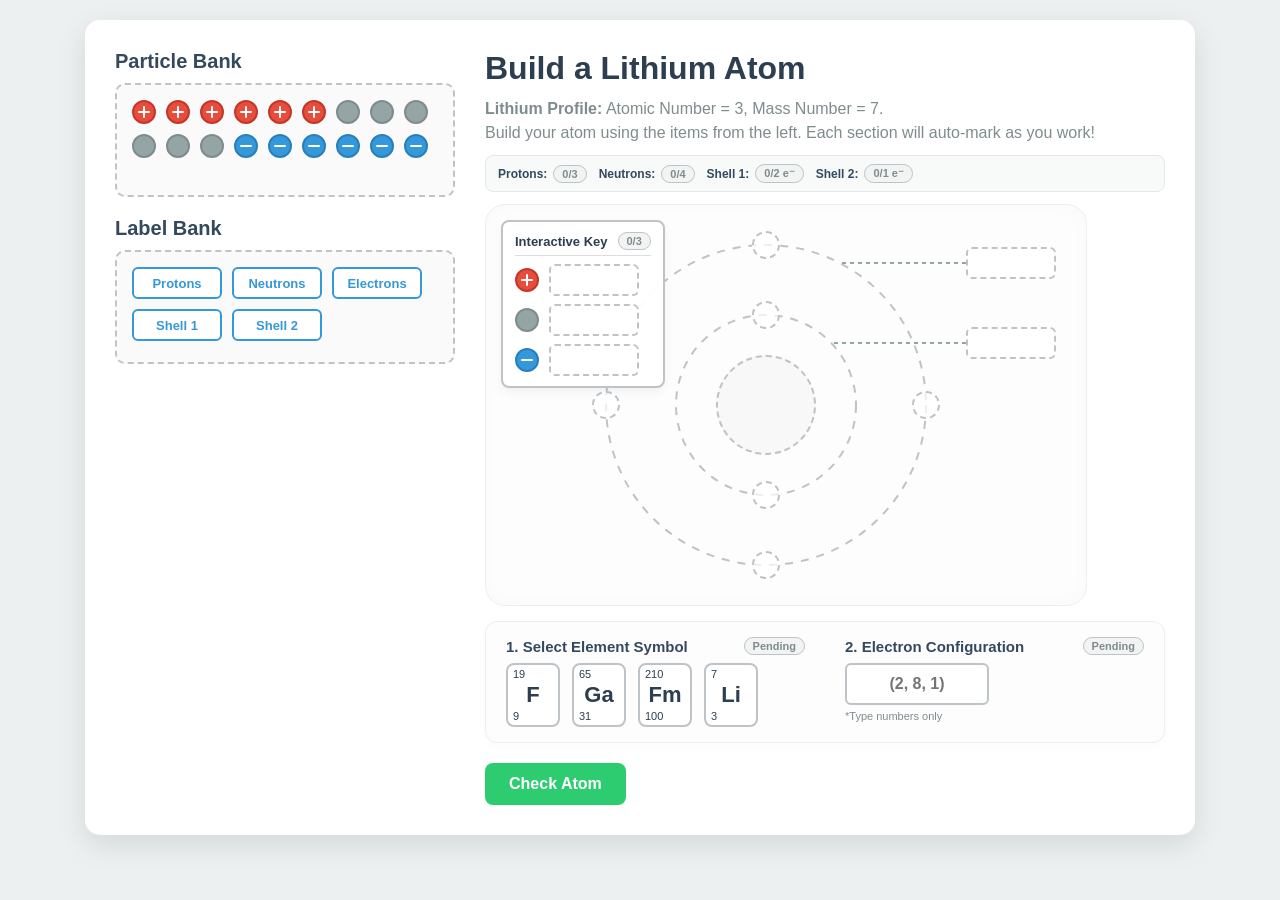
<file: 0_Quiz/lithium atom.html>
<!DOCTYPE html>
<html lang="en">
<head>
    <meta charset="UTF-8">
    <meta name="viewport" content="width=device-width, initial-scale=1.0">
    <title>Lithium Atom Builder</title>
    <style>
        :root {
            --proton-color: #E74C3C;     /* Red */
            --proton-border: #C0392B;
            --neutron-color: #95A5A6;    /* Grey */
            --neutron-border: #7F8C8D;
            --electron-color: #3498DB;   /* Blue */
            --electron-border: #2980B9;
            --zone-border: #BDC3C7;
            --bg-color: #ECF0F1;
        }

        body {
            font-family: 'Segoe UI', Tahoma, Geneva, Verdana, sans-serif;
            background-color: var(--bg-color);
            color: #2C3E50;
            margin: 0;
            padding: 20px;
            display: flex;
            justify-content: center;
        }

        .app-container {
            display: flex;
            gap: 30px;
            max-width: 1050px;
            width: 100%;
            background: #FFFFFF;
            padding: 30px;
            border-radius: 15px;
            box-shadow: 0 10px 30px rgba(0,0,0,0.1);
        }

        /* Left Panel - Banks */
        .left-panel {
            width: 340px;
            display: flex;
            flex-direction: column;
            gap: 20px;
        }

        h2 {
            margin-top: 0;
            margin-bottom: 10px;
            font-size: 20px;
            color: #34495E;
        }

        .bank-zone {
            min-height: 80px;
            border: 2px dashed #BDC3C7;
            border-radius: 10px;
            padding: 15px;
            display: flex;
            flex-wrap: wrap;
            align-content: flex-start;
            gap: 10px;
            background: #FAFAFA;
            transition: background-color 0.2s;
            cursor: pointer;
        }

        .bank-zone.drag-over {
            background: rgba(52, 152, 219, 0.1);
            border-color: #3498DB;
        }

        /* Draggables */
        .particle {
            cursor: pointer;
            width: 24px;
            height: 24px;
            border-radius: 50%;
            transition: transform 0.15s, box-shadow 0.15s;
            display: flex;
            justify-content: center;
            align-items: center;
            position: relative;
            z-index: 5;
        }

        .particle:hover {
            transform: scale(1.05);
        }

        .particle:active {
            cursor: grabbing;
            transform: scale(1.1);
        }

        .label-item {
            cursor: pointer;
            background: #FFFFFF;
            border: 2px solid #3498DB;
            color: #3498DB;
            border-radius: 6px;
            font-weight: bold;
            font-size: 13px;
            transition: transform 0.15s, box-shadow 0.15s;
            width: 90px;
            height: 32px;
            box-sizing: border-box;
            display: flex;
            justify-content: center;
            align-items: center;
            position: relative;
            z-index: 5;
        }

        .label-item:hover {
            transform: scale(1.03);
        }

        .label-item:active {
            cursor: grabbing;
            transform: scale(1.05);
        }

        /* Selected States */
        .selected {
            box-shadow: 0 0 0 3px #F39C12, 0 0 15px rgba(243, 156, 18, 0.6);
            transform: scale(1.15) !important;
            z-index: 100;
        }

        .selected-zone {
            background-color: rgba(52, 152, 219, 0.25) !important;
            border-color: #3498DB !important;
            box-shadow: 0 0 12px rgba(52, 152, 219, 0.6) !important;
            z-index: 10;
        }

        /* Right Panel - Builder */
        .right-panel {
            flex: 1;
            display: flex;
            flex-direction: column;
        }

        h1 {
            margin-top: 0;
            margin-bottom: 5px;
            color: #2C3E50;
        }

        p.instructions {
            color: #7F8C8D;
            line-height: 1.5;
            margin-bottom: 10px;
            margin-top: 5px;
        }

        /* Status Badges & Auto-Marking UI */
        .status-badge {
            display: inline-flex;
            align-items: center;
            font-size: 11px;
            font-weight: bold;
            padding: 2px 8px;
            border-radius: 12px;
            transition: all 0.3s ease;
            white-space: nowrap;
        }

        .status-badge.pending {
            background-color: #F2F4F4;
            color: #7F8C8D;
            border: 1px solid #BDC3C7;
        }

        .status-badge.correct {
            background-color: #D5F5E3;
            color: #1E8449;
            border: 1px solid #2ECC71;
        }

        .status-badge.incorrect {
            background-color: #FADBD8;
            color: #C0392B;
            border: 1px solid #E74C3C;
        }

        /* Live Atom Tracker */
        .live-tracker {
            display: flex;
            gap: 12px;
            background: #F8F9F9;
            padding: 8px 12px;
            border-radius: 8px;
            border: 1px solid #E5E8E8;
            margin-bottom: 12px;
            flex-wrap: wrap;
            align-items: center;
        }

        .tracker-item {
            display: flex;
            align-items: center;
            gap: 6px;
            font-size: 12px;
            font-weight: 600;
            color: #34495E;
        }

        /* Drop Zone Auto-Marking States */
        .drop-zone.correct-drop {
            border-color: #2ECC71 !important;
            background-color: #EAFAF1 !important;
            box-shadow: 0 0 6px rgba(46, 204, 113, 0.4);
        }

        .drop-zone.incorrect-drop {
            border-color: #E74C3C !important;
            background-color: #FDEDEC !important;
            box-shadow: 0 0 6px rgba(231, 76, 60, 0.4);
        }

        /* Task Box Headers */
        .task-header {
            display: flex;
            align-items: center;
            justify-content: space-between;
            width: 100%;
            margin-bottom: 8px;
        }

        .task-header h3 {
            margin: 0;
            font-size: 15px;
            color: #34495E;
        }

        /* Atom Visuals */
        #atom-container {
            position: relative;
            width: 600px;
            height: 400px;
            border-radius: 20px;
            background: #FDFDFD;
            border: 1px solid #EEEEEE;
            transition: all 0.5s ease;
            margin-bottom: 15px;
            box-shadow: inset 0 0 20px rgba(0,0,0,0.02);
        }

        .svg-bg {
            position: absolute;
            top: 0;
            left: 0;
            width: 100%;
            height: 100%;
            pointer-events: none;
        }

        /* Static Key Overlay */
        .static-key {
            position: absolute;
            top: 15px;
            left: 15px;
            background: rgba(255, 255, 255, 0.95);
            border: 2px solid #BDC3C7;
            padding: 10px 12px;
            border-radius: 8px;
            display: flex;
            flex-direction: column;
            gap: 8px;
            box-shadow: 0 4px 10px rgba(0,0,0,0.05);
        }

        .key-header {
            display: flex;
            align-items: center;
            justify-content: space-between;
            gap: 10px;
            border-bottom: 1px solid #ddd;
            padding-bottom: 5px;
        }

        .key-title {
            font-weight: bold;
            font-size: 13px;
            color: #2C3E50;
        }

        .key-row {
            display: flex;
            align-items: center;
            gap: 10px;
        }

        /* Drop Zones in Atom */
        .drop-zone {
            position: absolute;
            box-sizing: border-box;
            transition: background-color 0.2s, border-color 0.2s, box-shadow 0.2s;
            cursor: pointer;
        }
        
        .key-row .drop-zone {
            position: relative; 
        }

        .drop-zone.drag-over, .drop-zone:hover {
            background-color: rgba(52, 152, 219, 0.1);
            border-color: #3498DB;
        }

        .nucleus-container {
            top: 150px;
            left: 230px;
            width: 100px;
            height: 100px;
            border-radius: 50%;
            border: 2px dashed var(--zone-border);
            background: rgba(0,0,0,0.02);
        }

        .nucleus-slot {
            position: absolute;
            width: 24px;
            height: 24px;
            border-radius: 50%;
            pointer-events: none; 
        }

        .shell-slot {
            width: 28px;
            height: 28px;
            border-radius: 50%;
            border: 2px dashed var(--zone-border);
            display: flex;
            align-items: center;
            justify-content: center;
            background: rgba(255,255,255,0.7);
        }

        .label-drop-zone {
            width: 90px;
            height: 32px;
            border: 2px dashed var(--zone-border);
            border-radius: 6px;
            display: flex;
            align-items: center;
            justify-content: center;
            background: #FFFFFF;
        }

        /* Extra Tasks Section */
        .extra-tasks {
            display: flex;
            gap: 40px;
            margin-bottom: 20px;
            background: #FDFDFD;
            padding: 15px 20px;
            border-radius: 12px;
            border: 1px solid #EEEEEE;
            box-shadow: 0 4px 10px rgba(0,0,0,0.02);
        }

        .task-box {
            display: flex;
            flex-direction: column;
            align-items: flex-start;
            flex: 1;
        }

        .symbol-options {
            display: flex;
            gap: 12px;
        }

        /* Symbol Card Styles */
        .symbol-card {
            position: relative;
            width: 50px;
            height: 60px;
            border: 2px solid #BDC3C7;
            border-radius: 8px;
            display: flex;
            align-items: center;
            justify-content: center;
            font-size: 22px;
            font-weight: bold;
            color: #2C3E50;
            background: #FFF;
            cursor: pointer;
            transition: all 0.2s;
            user-select: none;
        }

        .symbol-card:hover {
            border-color: #3498DB;
            background: rgba(52, 152, 219, 0.05);
            transform: translateY(-2px);
        }

        .symbol-card.selected-symbol {
            border-color: #3498DB;
            background: #EBF5FB;
            box-shadow: 0 0 12px rgba(52, 152, 219, 0.4);
            transform: scale(1.05);
        }

        .symbol-card.correct-card {
            border-color: #2ECC71 !important;
            background-color: #EAFAF1 !important;
            box-shadow: 0 0 10px rgba(46, 204, 113, 0.4) !important;
        }

        .symbol-card.incorrect-card {
            border-color: #E74C3C !important;
            background-color: #FDEDEC !important;
            box-shadow: 0 0 10px rgba(231, 76, 60, 0.4) !important;
        }

        .symbol-card .mass-num {
            position: absolute;
            top: 3px;
            left: 5px;
            font-size: 11px;
            font-weight: normal;
        }

        .symbol-card .atomic-num {
            position: absolute;
            bottom: 3px;
            left: 5px;
            font-size: 11px;
            font-weight: normal;
        }

        /* Configuration Input */
        #config-input {
            padding: 10px;
            border: 2px solid #BDC3C7;
            border-radius: 6px;
            font-size: 16px;
            width: 120px;
            text-align: center;
            font-weight: bold;
            color: #2C3E50;
            outline: none;
            transition: border-color 0.2s, background-color 0.2s;
        }

        #config-input:focus {
            border-color: #3498DB;
            box-shadow: 0 0 8px rgba(52, 152, 219, 0.2);
        }

        #config-input.correct-input {
            border-color: #2ECC71 !important;
            background-color: #EAFAF1 !important;
            color: #1E8449 !important;
        }

        #config-input.incorrect-input {
            border-color: #E74C3C !important;
            background-color: #FDEDEC !important;
            color: #C0392B !important;
        }

        /* Check & Feedback */
        .actions {
            display: flex;
            align-items: center;
            gap: 20px;
        }

        #check-btn {
            background-color: #2ECC71;
            color: white;
            border: none;
            padding: 12px 24px;
            font-size: 16px;
            font-weight: bold;
            border-radius: 8px;
            cursor: pointer;
            transition: background-color 0.2s, transform 0.1s;
        }

        #check-btn:hover {
            background-color: #27AE60;
        }

        #check-btn:active {
            transform: scale(0.95);
        }

        .message {
            font-weight: bold;
            font-size: 16px;
            display: none;
            padding: 10px 20px;
            border-radius: 8px;
        }

        #success-message {
            background-color: #D5F5E3;
            color: #1E8449;
        }

        #error-message {
            background-color: #FADBD8;
            color: #C0392B;
        }

        /* Animations */
        .success-glow {
            box-shadow: 0 0 40px 10px rgba(46, 204, 113, 0.4) !important;
            border-color: #2ECC71 !important;
        }

        @keyframes flashError {
            0%, 100% { filter: drop-shadow(0 0 0px red); opacity: 1; }
            50% { filter: drop-shadow(0 0 8px red); opacity: 0.7; }
        }
        @keyframes flashErrorLabel {
            0%, 100% { border-color: #3498DB; color: #3498DB; background-color: #FFFFFF; }
            50% { border-color: red; color: red; background-color: #FDEDEC; }
        }

        .flashing-red {
            animation: flashError 0.3s infinite;
            z-index: 50;
        }

        .label-item.flashing-red {
            animation: flashErrorLabel 0.3s infinite;
        }
    </style>
</head>
<body>

<div class="app-container">
    <!-- Left Panel -->
    <div class="left-panel">
        <div>
            <h2>Particle Bank</h2>
            <div id="particle-bank" class="bank-zone" data-zone-type="bank">
                <!-- Particles generated via JS -->
            </div>
        </div>
        <div>
            <h2>Label Bank</h2>
            <div id="label-bank" class="bank-zone" data-zone-type="bank">
                <!-- Labels generated via JS -->
            </div>
        </div>
    </div>

    <!-- Right Panel -->
    <div class="right-panel">
        <h1>Build a Lithium Atom</h1>
        <p class="instructions">
            <strong>Lithium Profile:</strong> Atomic Number = 3, Mass Number = 7. <br>
            Build your atom using the items from the left. Each section will auto-mark as you work!
        </p>

        <!-- Live Particle & Shell Auto-Marking Tracker -->
        <div class="live-tracker">
            <div class="tracker-item">
                <span>Protons:</span>
                <span id="proton-badge" class="status-badge pending">0/3</span>
            </div>
            <div class="tracker-item">
                <span>Neutrons:</span>
                <span id="neutron-badge" class="status-badge pending">0/4</span>
            </div>
            <div class="tracker-item">
                <span>Shell 1:</span>
                <span id="shell1-badge" class="status-badge pending">0/2 e⁻</span>
            </div>
            <div class="tracker-item">
                <span>Shell 2:</span>
                <span id="shell2-badge" class="status-badge pending">0/1 e⁻</span>
            </div>
        </div>

        <!-- Atom Visual Area -->
        <div id="atom-container">
            <svg class="svg-bg" width="600" height="400" viewBox="0 0 600 400">
                <!-- Shell 2 (Outer) -->
                <circle cx="280" cy="200" r="160" fill="none" stroke="#BDC3C7" stroke-width="2" stroke-dasharray="8,8" />
                <!-- Shell 1 (Inner) -->
                <circle cx="280" cy="200" r="90" fill="none" stroke="#BDC3C7" stroke-width="2" stroke-dasharray="8,8" />
                
                <!-- Pointer lines for diagram labels -->
                <line x1="480" y1="58" x2="354" y2="58" stroke="#95A5A6" stroke-width="2" stroke-dasharray="4,4" />
                <line x1="480" y1="138" x2="345" y2="138" stroke="#95A5A6" stroke-width="2" stroke-dasharray="4,4" />
            </svg>

            <!-- Interactive Particle Key Box -->
            <div class="static-key">
                <div class="key-header">
                    <span class="key-title">Interactive Key</span>
                    <span id="key-badge" class="status-badge pending">0/3</span>
                </div>
                
                <!-- Proton Key Row -->
                <div class="key-row">
                    <svg width="24" height="24" viewBox="0 0 24 24">
                        <circle cx="12" cy="12" r="11" fill="#E74C3C" stroke="#C0392B" stroke-width="2"/>
                        <path d="M 7 12 H 17 M 12 7 V 17" stroke="white" stroke-width="2" stroke-linecap="round"/>
                    </svg>
                    <div class="drop-zone label-drop-zone" data-zone-type="label" data-accept="label-proton"></div>
                </div>
                
                <!-- Neutron Key Row -->
                <div class="key-row">
                    <svg width="24" height="24" viewBox="0 0 24 24">
                        <circle cx="12" cy="12" r="11" fill="#95A5A6" stroke="#7F8C8D" stroke-width="2"/>
                    </svg>
                    <div class="drop-zone label-drop-zone" data-zone-type="label" data-accept="label-neutron"></div>
                </div>

                <!-- Electron Key Row -->
                <div class="key-row">
                    <svg width="24" height="24" viewBox="0 0 24 24">
                        <circle cx="12" cy="12" r="11" fill="#3498DB" stroke="#2980B9" stroke-width="2"/>
                        <path d="M 7 12 H 17" stroke="white" stroke-width="2" stroke-linecap="round"/>
                    </svg>
                    <div class="drop-zone label-drop-zone" data-zone-type="label" data-accept="label-electron"></div>
                </div>
            </div>

            <!-- Nucleus Container -->
            <div class="drop-zone nucleus-container" data-zone-type="nucleus">
                <!-- Center: Neutron -->
                <div class="nucleus-slot" data-accept="neutron" style="left: 38px; top: 38px;"></div>
                <!-- Top: Proton -->
                <div class="nucleus-slot" data-accept="proton" style="left: 38px; top: 14px;"></div>
                <!-- Top-Right: Neutron -->
                <div class="nucleus-slot" data-accept="neutron" style="left: 59px; top: 26px;"></div>
                <!-- Bottom-Right: Proton -->
                <div class="nucleus-slot" data-accept="proton" style="left: 59px; top: 50px;"></div>
                <!-- Bottom: Neutron -->
                <div class="nucleus-slot" data-accept="neutron" style="left: 38px; top: 62px;"></div>
                <!-- Bottom-Left: Proton -->
                <div class="nucleus-slot" data-accept="proton" style="left: 17px; top: 50px;"></div>
                <!-- Top-Left: Neutron -->
                <div class="nucleus-slot" data-accept="neutron" style="left: 17px; top: 26px;"></div>
            </div>

            <!-- Shell 1 Slots -->
            <div class="drop-zone shell-slot shell1-zone" data-zone-type="shell1" style="left: 266px; top: 96px;"></div>
            <div class="drop-zone shell-slot shell1-zone" data-zone-type="shell1" style="left: 266px; top: 276px;"></div>

            <!-- Shell 2 Slots -->
            <div class="drop-zone shell-slot shell2-zone" data-zone-type="shell2" style="left: 266px; top: 26px;"></div>
            <div class="drop-zone shell-slot shell2-zone" data-zone-type="shell2" style="left: 266px; top: 346px;"></div>
            <div class="drop-zone shell-slot shell2-zone" data-zone-type="shell2" style="left: 106px; top: 186px;"></div>
            <div class="drop-zone shell-slot shell2-zone" data-zone-type="shell2" style="left: 426px; top: 186px;"></div>

            <!-- Drop Zones for Shell Labels -->
            <div class="drop-zone label-drop-zone" data-zone-type="label" data-accept="label-shell2" style="left: 480px; top: 42px;"></div>
            <div class="drop-zone label-drop-zone" data-zone-type="label" data-accept="label-shell1" style="left: 480px; top: 122px;"></div>
        </div>

        <!-- Extra Tasks -->
        <div class="extra-tasks">
            <div class="task-box">
                <div class="task-header">
                    <h3>1. Select Element Symbol</h3>
                    <span id="symbol-badge" class="status-badge pending">Pending</span>
                </div>
                <div id="symbols-container" class="symbol-options">
                    <!-- Javascript populates 4 symbols -->
                </div>
            </div>
            <div class="task-box">
                <div class="task-header">
                    <h3>2. Electron Configuration</h3>
                    <span id="config-badge" class="status-badge pending">Pending</span>
                </div>
                <div style="display:flex; flex-direction:column; gap:5px;">
                    <input type="text" id="config-input" placeholder="(2, 8, 1)">
                    <span style="font-size: 11px; color: #7F8C8D;">*Type numbers only</span>
                </div>
            </div>
        </div>

        <div class="actions">
            <button id="check-btn">Check Atom</button>
            <div id="success-message" class="message">Perfect! Everything is absolutely correct!</div>
            <div id="error-message" class="message">Not quite yet. Check your atom build, labels, symbol, and electron configuration!</div>
        </div>
    </div>
</div>

<script>
    const config = {
        proton: { color: '#E74C3C', stroke: '#C0392B' },   
        neutron: { color: '#95A5A6', stroke: '#7F8C8D' },  
        electron: { color: '#3498DB', stroke: '#2980B9' }  
    };

    const labelsConfig = [
        { id: 'label-proton', text: 'Protons' },
        { id: 'label-neutron', text: 'Neutrons' },
        { id: 'label-electron', text: 'Electrons' },
        { id: 'label-shell1', text: 'Shell 1' },
        { id: 'label-shell2', text: 'Shell 2' }
    ];

    const elementsList = ["H","He","Li","Be","B","C","N","O","F","Ne","Na","Mg","Al","Si","P","S","Cl","Ar","K","Ca","Sc","Ti","V","Cr","Mn","Fe","Co","Ni","Cu","Zn","Ga","Ge","As","Se","Br","Kr","Rb","Sr","Y","Zr","Nb","Mo","Tc","Ru","Rh","Pd","Ag","Cd","In","Sn","Sb","Te","I","Xe","Cs","Ba","La","Ce","Pr","Nd","Pm","Sm","Eu","Gd","Tb","Dy","Ho","Er","Tm","Yb","Lu","Hf","Ta","W","Re","Os","Ir","Pt","Au","Hg","Tl","Pb","Bi","Po","At","Rn","Fr","Ra","Ac","Th","Pa","U","Np","Pu","Am","Cm","Bk","Cf","Es","Fm","Md","No","Lr","Rf","Db","Sg","Bh","Hs","Mt","Ds","Rg","Cn","Nh","Fl","Mc","Lv","Ts","Og"];

    let draggedItem = null;
    let selectedItem = null; 
    let selectedZone = null;

    function init() {
        const pBank = document.getElementById('particle-bank');
        const lBank = document.getElementById('label-bank');

        createParticles(pBank, 'proton', 6);
        createParticles(pBank, 'neutron', 6);
        createParticles(pBank, 'electron', 6);

        labelsConfig.forEach(l => {
            const el = document.createElement('div');
            el.className = 'label-item';
            el.dataset.type = l.id;
            el.draggable = true;
            el.innerText = l.text;
            addInteractionListeners(el);
            lBank.appendChild(el);
        });

        document.querySelectorAll('.drop-zone, .bank-zone').forEach(zone => {
            zone.addEventListener('dragover', handleDragOver);
            zone.addEventListener('dragleave', handleDragLeave);
            zone.addEventListener('drop', handleDrop);
            zone.addEventListener('click', handleZoneClick);
        });

        document.getElementById('check-btn').addEventListener('click', (e) => {
            e.stopPropagation();
            checkAtom();
        });

        document.body.addEventListener('click', deselectAll);

        generateSymbols();
        setupConfigInput();
        autoCheck(); // Initial status setup
    }

    // --- Generate 4 Random Symbols (One must be Li) ---
    function generateSymbols() {
        const container = document.getElementById('symbols-container');
        let options = [{ z: 3, a: 7, sym: 'Li' }];

        while(options.length < 4) {
            let randZ = Math.floor(Math.random() * 118) + 1;
            if (options.find(o => o.z === randZ)) continue;

            let mass = randZ === 1 ? 1 : randZ === 2 ? 4 : Math.round(randZ * 2.1);
            options.push({ z: randZ, a: mass, sym: elementsList[randZ-1] });
        }

        options.sort(() => Math.random() - 0.5);

        options.forEach(opt => {
            const card = document.createElement('div');
            card.className = 'symbol-card';
            card.dataset.z = opt.z;
            
            card.innerHTML = `
                <div class="mass-num">${opt.a}</div>
                <div class="atomic-num">${opt.z}</div>
                <div class="symbol">${opt.sym}</div>
            `;
            
            card.addEventListener('click', function(e) {
                e.stopPropagation();
                document.querySelectorAll('.symbol-card').forEach(c => c.classList.remove('selected-symbol'));
                this.classList.add('selected-symbol');
                hideMessages();
                autoCheck();
            });
            
            container.appendChild(card);
        });
    }

    // --- Auto-formatting Configuration Input Logic ---
    function setupConfigInput() {
        const configInput = document.getElementById('config-input');
        let previousDigits = "";

        configInput.addEventListener('keydown', function(e) {
            hideMessages();
            if (e.ctrlKey || e.metaKey || e.key.length > 1) return;
            if (!/^\d$/.test(e.key)) {
                e.preventDefault();
            }
        });

        configInput.addEventListener('input', function(e) {
            let currentDigits = this.value.replace(/\D/g, '');
            
            if (e.inputType === 'deleteContentBackward' && currentDigits === previousDigits) {
                currentDigits = currentDigits.slice(0, -1);
            }
            
            previousDigits = currentDigits;

            if (currentDigits.length > 0) {
                this.value = '(' + currentDigits.split('').join(', ') + ')';
            } else {
                this.value = '';
            }

            autoCheck();
        });
    }

    function createParticles(container, type, count) {
        for(let i = 0; i < count; i++) {
            const el = document.createElement('div');
            el.className = 'particle';
            el.dataset.type = type;
            el.draggable = true;
            
            const c = config[type];
            let innerSVG = '';
            
            if (type === 'proton') {
                innerSVG = `<path d="M 7 12 H 17 M 12 7 V 17" stroke="white" stroke-width="2" stroke-linecap="round"/>`;
            } else if (type === 'electron') {
                innerSVG = `<path d="M 7 12 H 17" stroke="white" stroke-width="2" stroke-linecap="round"/>`;
            }

            el.innerHTML = `<svg width="24" height="24" viewBox="0 0 24 24"><circle cx="12" cy="12" r="11" fill="${c.color}" stroke="${c.stroke}" stroke-width="2"/>${innerSVG}</svg>`;
            addInteractionListeners(el);
            container.appendChild(el);
        }
    }

    function deselectAll() {
        if (selectedItem) {
            selectedItem.classList.remove('selected');
            selectedItem = null;
        }
        if (selectedZone) {
            selectedZone.classList.remove('selected-zone');
            selectedZone = null;
        }
    }

    function addInteractionListeners(el) {
        el.addEventListener('dragstart', handleDragStart);
        el.addEventListener('dragend', handleDragEnd);
        el.addEventListener('click', handleItemClick);
    }

    function hideMessages() {
        document.getElementById('success-message').style.display = 'none';
        document.getElementById('error-message').style.display = 'none';
        document.getElementById('atom-container').classList.remove('success-glow');
    }

    // --- Click-to-Move Logic ---
    function handleItemClick(e) {
        e.stopPropagation(); 
        hideMessages();

        const isInBank = this.parentElement.classList.contains('bank-zone');

        if (!isInBank) {
            returnToBank(this);
            deselectAll();
            autoCheck();
            return;
        }

        if (selectedZone) {
            const zone = selectedZone;
            tryPlaceItem(this, this.dataset.type, zone);
            return;
        }

        if (selectedItem === this) {
            deselectAll();
        } else {
            deselectAll();
            selectedItem = this;
            this.classList.add('selected');
        }
    }

    function handleZoneClick(e) {
        e.stopPropagation();
        hideMessages();

        if (selectedItem) {
            tryPlaceItem(selectedItem, selectedItem.dataset.type, this);
            return;
        }

        if (selectedZone === this) {
            deselectAll();
        } else {
            deselectAll();
            selectedZone = this;
            this.classList.add('selected-zone');
        }
    }

    // --- Drag-and-Drop Logic ---
    function handleDragStart(e) {
        deselectAll();
        selectedItem = this;
        this.classList.add('selected');
        
        draggedItem = this;
        e.dataTransfer.effectAllowed = 'move';
        e.dataTransfer.setData('text/plain', this.dataset.type);
        setTimeout(() => this.style.opacity = '0.4', 0);
        hideMessages();
    }

    function handleDragEnd(e) {
        this.style.opacity = '1';
        deselectAll();
        draggedItem = null;
    }

    function handleDragOver(e) {
        e.preventDefault(); 
        e.dataTransfer.dropEffect = 'move';
        this.classList.add('drag-over');
    }

    function handleDragLeave(e) {
        this.classList.remove('drag-over');
    }

    function handleDrop(e) {
        e.preventDefault();
        this.classList.remove('drag-over');
        
        if (!draggedItem) return;
        const type = e.dataTransfer.getData('text/plain');
        tryPlaceItem(draggedItem, type, this);
    }

    // --- Universal Placement Engine ---
    function tryPlaceItem(item, type, zone) {
        if (item.parentElement === zone) {
            deselectAll();
            return;
        }

        let targetSlot = null;
        let isValid = false;
        const zType = zone.dataset.zoneType;

        if (zType === 'nucleus') {
            const emptySlots = Array.from(zone.querySelectorAll(`.nucleus-slot[data-accept="${type}"]`)).filter(s => s.children.length === 0);
            if (emptySlots.length > 0) {
                targetSlot = emptySlots[0];
                isValid = true;
            }
        } else if (zType === 'shell1' || zType === 'shell2') {
            if (type === 'electron' && zone.children.length === 0) {
                targetSlot = zone;
                isValid = true;
            }
        } else if (zType === 'label') {
            if (type === zone.dataset.accept && zone.children.length === 0) {
                targetSlot = zone;
                isValid = true;
            }
        } else if (zType === 'bank') {
            isValid = true;
            targetSlot = type.startsWith('label') ? document.getElementById('label-bank') : document.getElementById('particle-bank');
        }

        if (isValid && targetSlot) {
            targetSlot.appendChild(item);
            deselectAll();
            autoCheck();
        } else {
            zone.appendChild(item); 
            item.classList.add('flashing-red');
            item.style.pointerEvents = 'none';
            deselectAll();

            setTimeout(() => {
                item.classList.remove('flashing-red');
                item.style.pointerEvents = 'auto';
                returnToBank(item);
                autoCheck();
            }, 2000);
        }
    }

    function returnToBank(item) {
        if (item.dataset.type.startsWith('label')) {
            document.getElementById('label-bank').appendChild(item);
        } else {
            document.getElementById('particle-bank').appendChild(item);
        }
        autoCheck();
    }

    function countInZone(zoneSelector, particleType) {
        return document.querySelectorAll(`${zoneSelector} .particle[data-type="${particleType}"]`).length;
    }

    // --- Real-Time Auto-Marking System ---
    function autoCheck() {
        const protons = countInZone('.nucleus-container', 'proton');
        const neutrons = countInZone('.nucleus-container', 'neutron');
        const s1Electrons = countInZone('.shell1-zone', 'electron');
        const s2Electrons = countInZone('.shell2-zone', 'electron');

        // 1. Protons Tracker
        updateBadge('proton-badge', protons, 3, `${protons}/3`);

        // 2. Neutrons Tracker
        updateBadge('neutron-badge', neutrons, 4, `${neutrons}/4`);

        // 3. Shell 1 Electrons Tracker
        updateBadge('shell1-badge', s1Electrons, 2, `${s1Electrons}/2 e⁻`);

        // 4. Shell 2 Electrons Tracker
        updateBadge('shell2-badge', s2Electrons, 1, `${s2Electrons}/1 e⁻`);

        // 5. Interactive Key Auto-Marking
        let keyCorrectCount = 0;
        document.querySelectorAll('.static-key .label-drop-zone').forEach(zone => {
            const child = zone.children[0];
            if (child && child.dataset.type === zone.dataset.accept) {
                keyCorrectCount++;
                zone.classList.add('correct-drop');
                zone.classList.remove('incorrect-drop');
            } else if (child) {
                zone.classList.add('incorrect-drop');
                zone.classList.remove('correct-drop');
            } else {
                zone.classList.remove('correct-drop', 'incorrect-drop');
            }
        });
        updateBadge('key-badge', keyCorrectCount, 3, `${keyCorrectCount}/3`, "✓ Complete");

        // 6. Diagram Shell Labels Auto-Marking
        let diagramLabelsCorrect = 0;
        document.querySelectorAll('#atom-container > .label-drop-zone').forEach(zone => {
            const child = zone.children[0];
            if (child && child.dataset.type === zone.dataset.accept) {
                diagramLabelsCorrect++;
                zone.classList.add('correct-drop');
                zone.classList.remove('incorrect-drop');
            } else if (child) {
                zone.classList.add('incorrect-drop');
                zone.classList.remove('correct-drop');
            } else {
                zone.classList.remove('correct-drop', 'incorrect-drop');
            }
        });

        // 7. Symbol Selection Auto-Marking
        const selectedSymbol = document.querySelector('.symbol-card.selected-symbol');
        const symbolBadge = document.getElementById('symbol-badge');
        let isSymbolCorrect = false;

        document.querySelectorAll('.symbol-card').forEach(c => c.classList.remove('correct-card', 'incorrect-card'));

        if (selectedSymbol) {
            if (selectedSymbol.dataset.z === '3') {
                isSymbolCorrect = true;
                selectedSymbol.classList.add('correct-card');
                symbolBadge.className = 'status-badge correct';
                symbolBadge.innerText = '✓ Correct';
            } else {
                selectedSymbol.classList.add('incorrect-card');
                symbolBadge.className = 'status-badge incorrect';
                symbolBadge.innerText = '✗ Incorrect';
            }
        } else {
            symbolBadge.className = 'status-badge pending';
            symbolBadge.innerText = 'Pending';
        }

        // 8. Electron Configuration Auto-Marking
        const configInput = document.getElementById('config-input');
        const configBadge = document.getElementById('config-badge');
        const configVal = configInput.value.trim();
        let isConfigCorrect = false;

        configInput.classList.remove('correct-input', 'incorrect-input');

        if (configVal === '(2, 1)') {
            isConfigCorrect = true;
            configInput.classList.add('correct-input');
            configBadge.className = 'status-badge correct';
            configBadge.innerText = '✓ Correct';
        } else if (configVal.length > 0) {
            configInput.classList.add('incorrect-input');
            configBadge.className = 'status-badge incorrect';
            configBadge.innerText = '✗ Incorrect';
        } else {
            configBadge.className = 'status-badge pending';
            configBadge.innerText = 'Pending';
        }

        // Overall Master Check - Triggers glow automatically when everything is correct!
        const allCorrect = protons === 3 && 
                           neutrons === 4 && 
                           s1Electrons === 2 && 
                           s2Electrons === 1 && 
                           keyCorrectCount === 3 && 
                           diagramLabelsCorrect === 2 && 
                           isSymbolCorrect && 
                           isConfigCorrect;

        if (allCorrect) {
            document.getElementById('atom-container').classList.add('success-glow');
            document.getElementById('success-message').style.display = 'block';
            document.getElementById('error-message').style.display = 'none';
        }

        return allCorrect;
    }

    function updateBadge(id, current, target, textPending, textSuccess) {
        const badge = document.getElementById(id);
        if (!badge) return;

        if (current === target) {
            badge.className = 'status-badge correct';
            badge.innerText = textSuccess || `${textPending} ✓`;
        } else if (current > target) {
            badge.className = 'status-badge incorrect';
            badge.innerText = `${current}/${target} ✗`;
        } else {
            badge.className = 'status-badge pending';
            badge.innerText = textPending;
        }
    }

    // --- Explicit Button Check ---
    function checkAtom() {
        const isAllCorrect = autoCheck();
        if (isAllCorrect) {
            document.getElementById('atom-container').classList.add('success-glow');
            document.getElementById('success-message').style.display = 'block';
            document.getElementById('error-message').style.display = 'none';
        } else {
            document.getElementById('atom-container').classList.remove('success-glow');
            document.getElementById('success-message').style.display = 'none';
            document.getElementById('error-message').style.display = 'block';
        }
    }

    init();
</script>

</body>
</html>
</file>
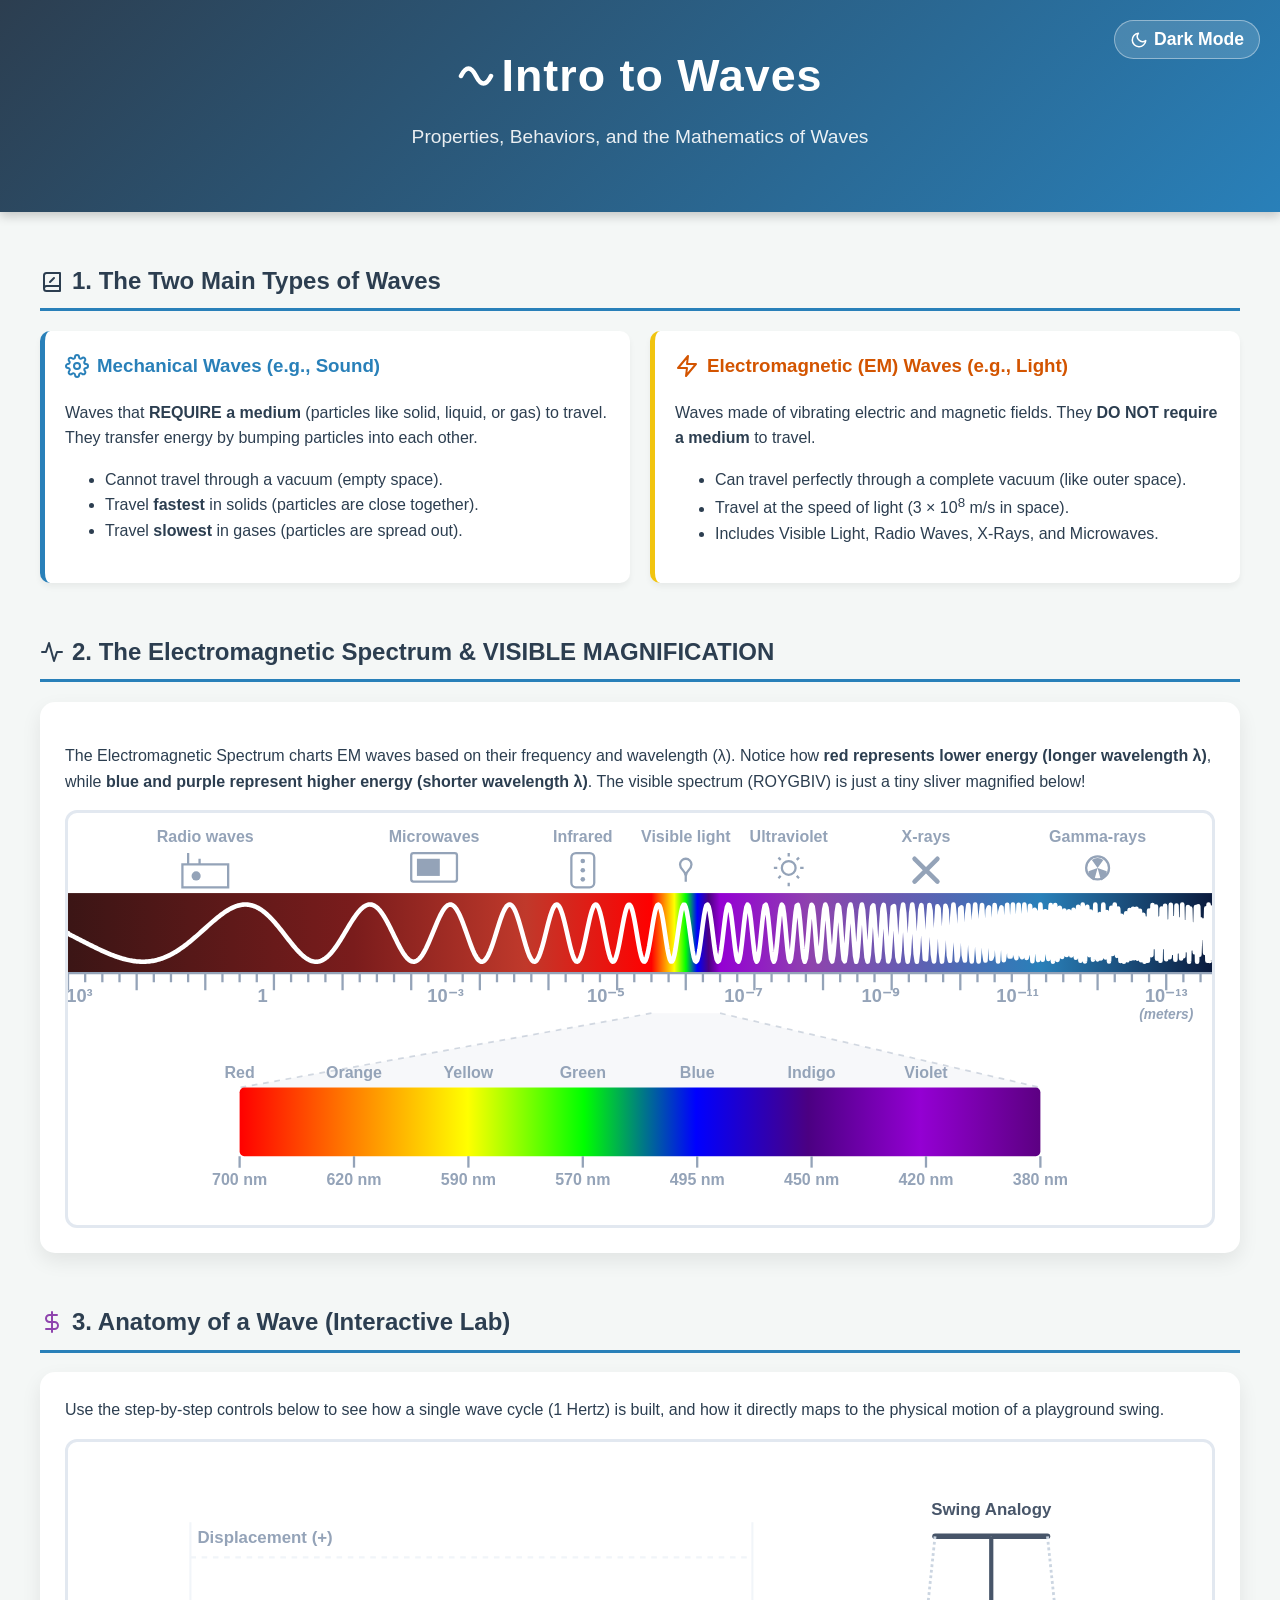
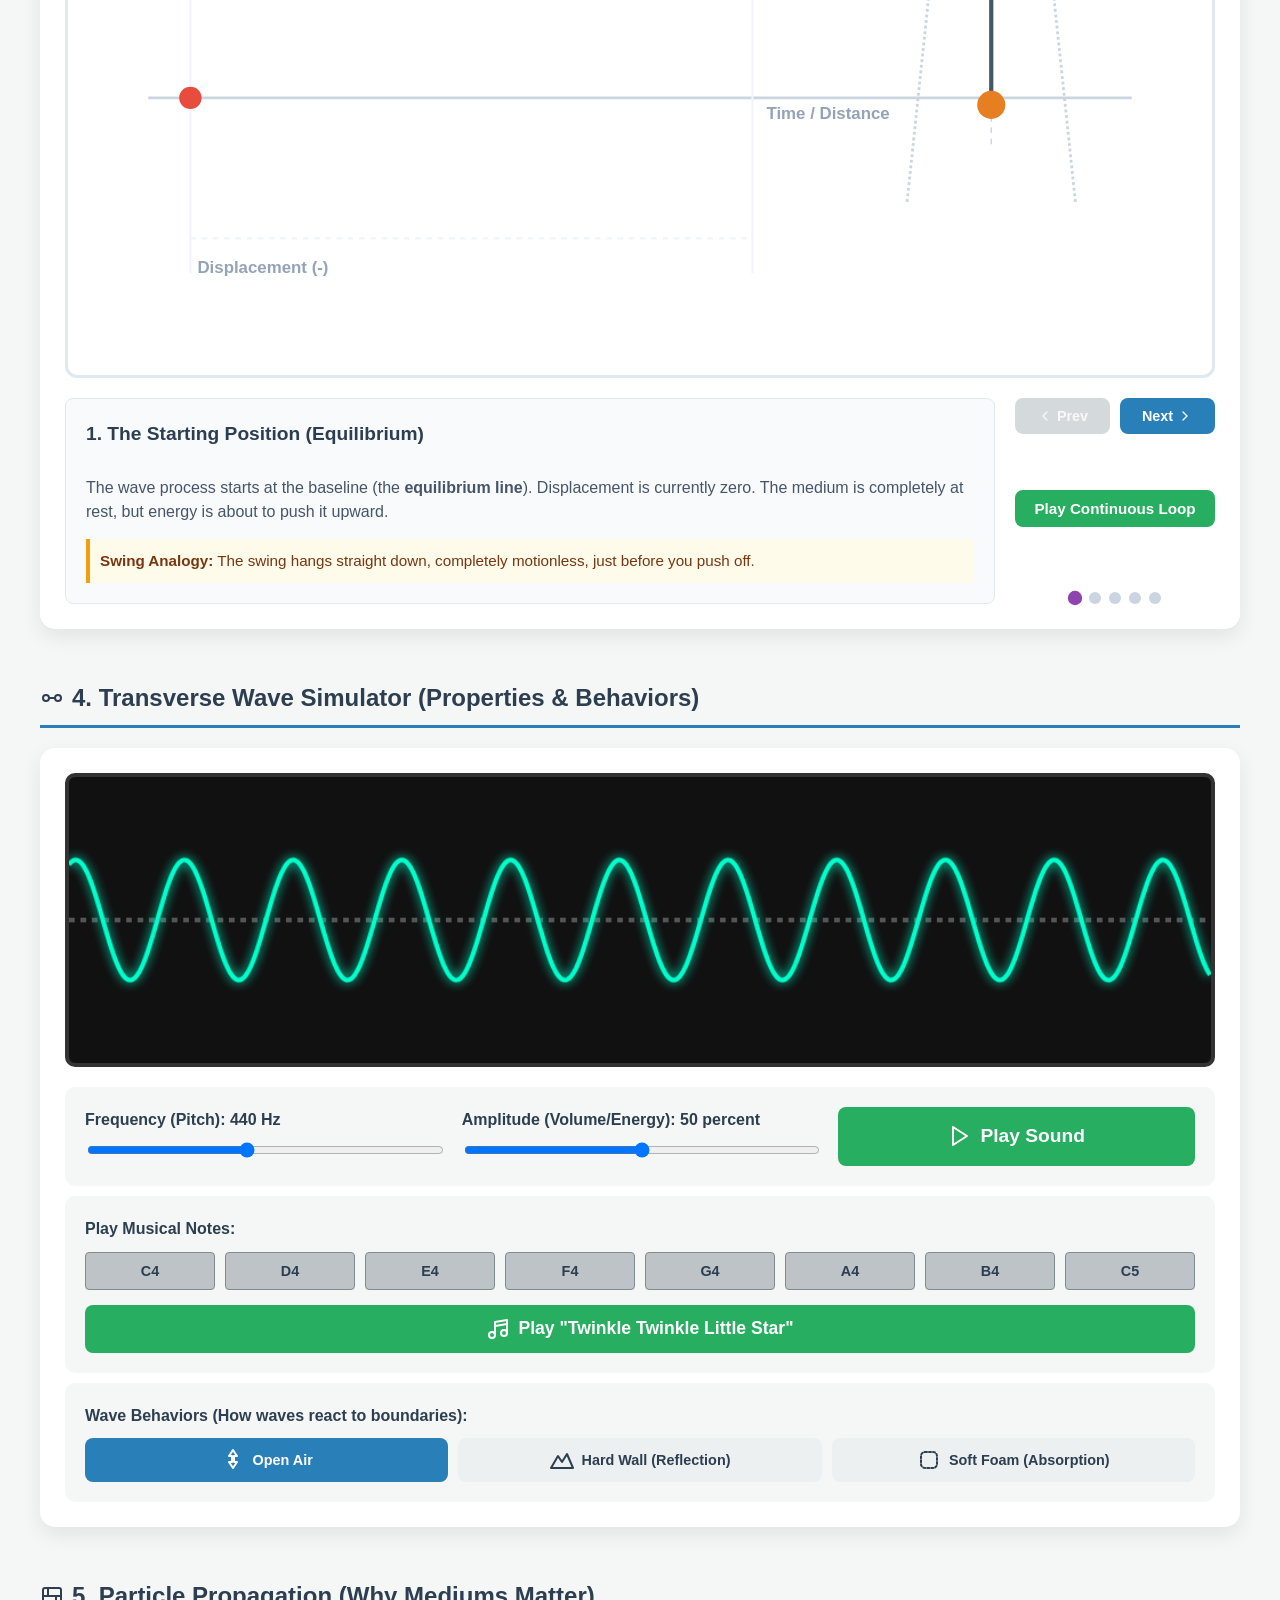
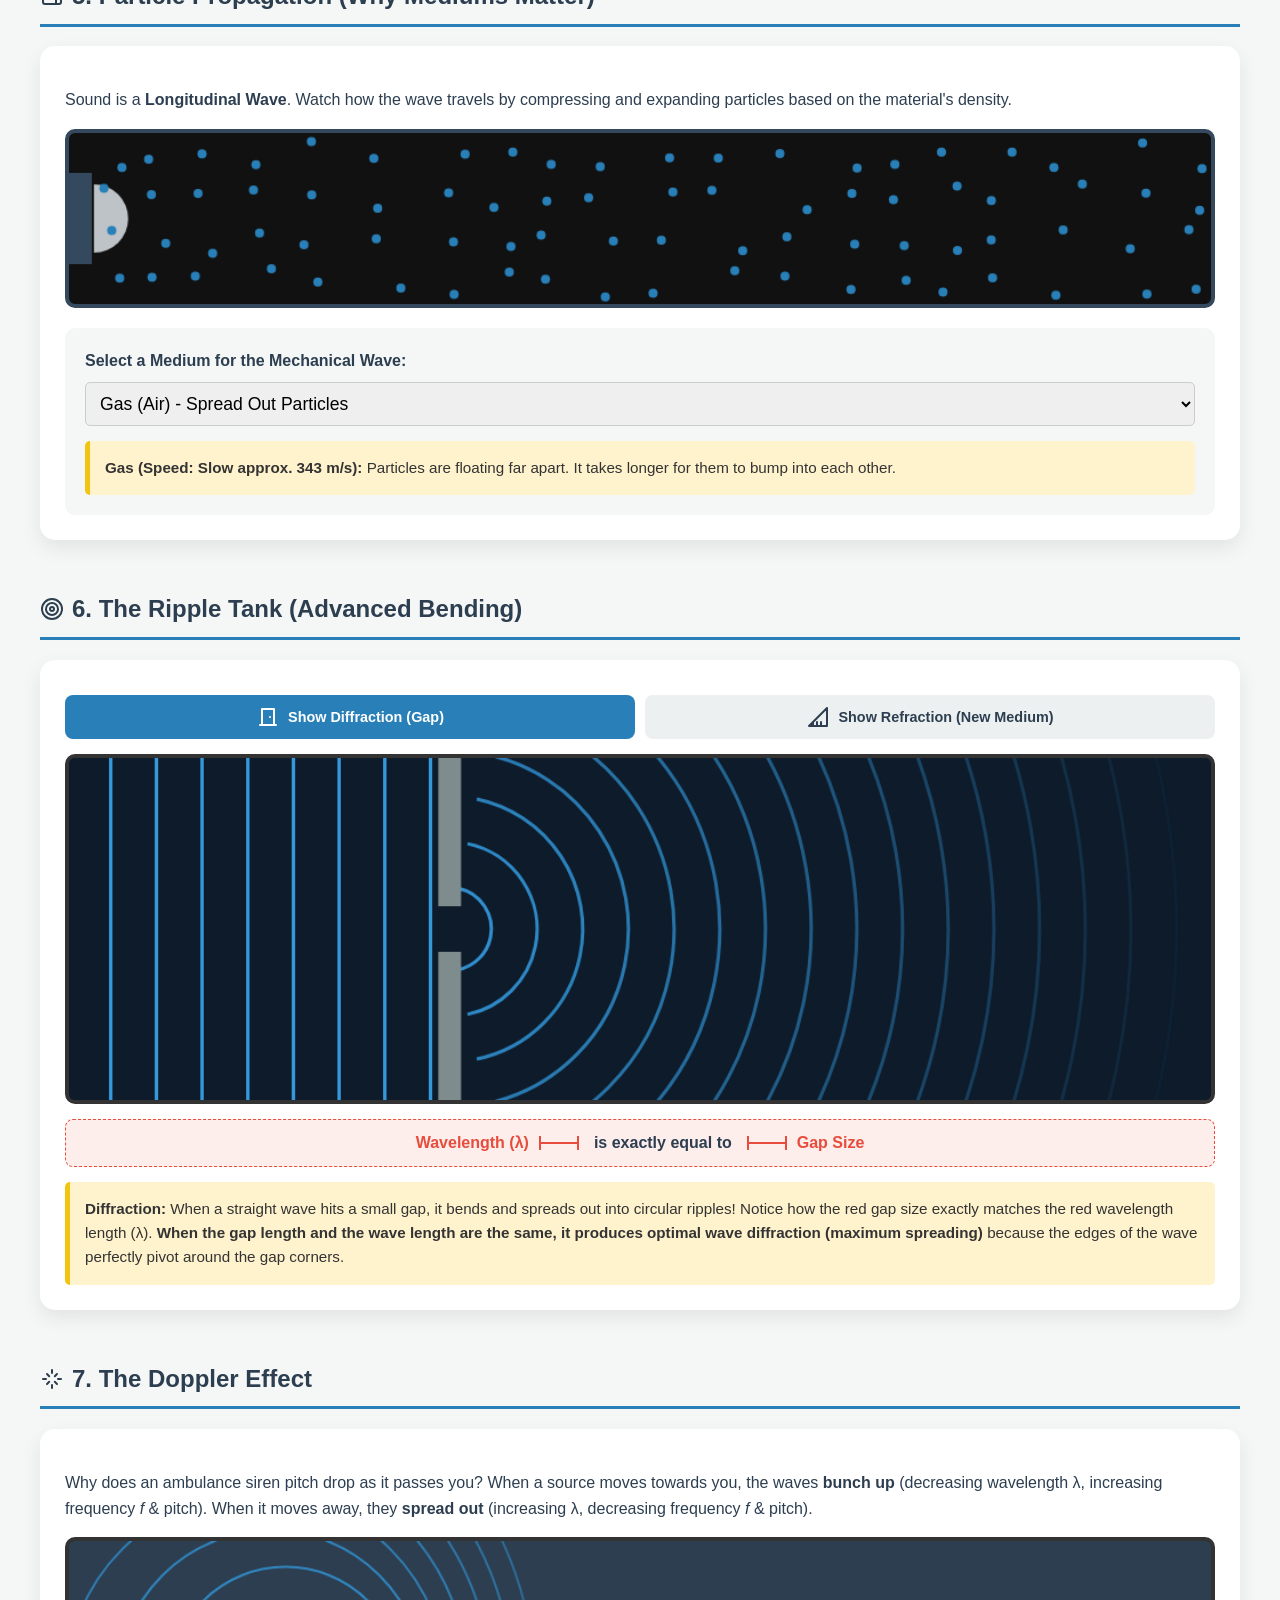
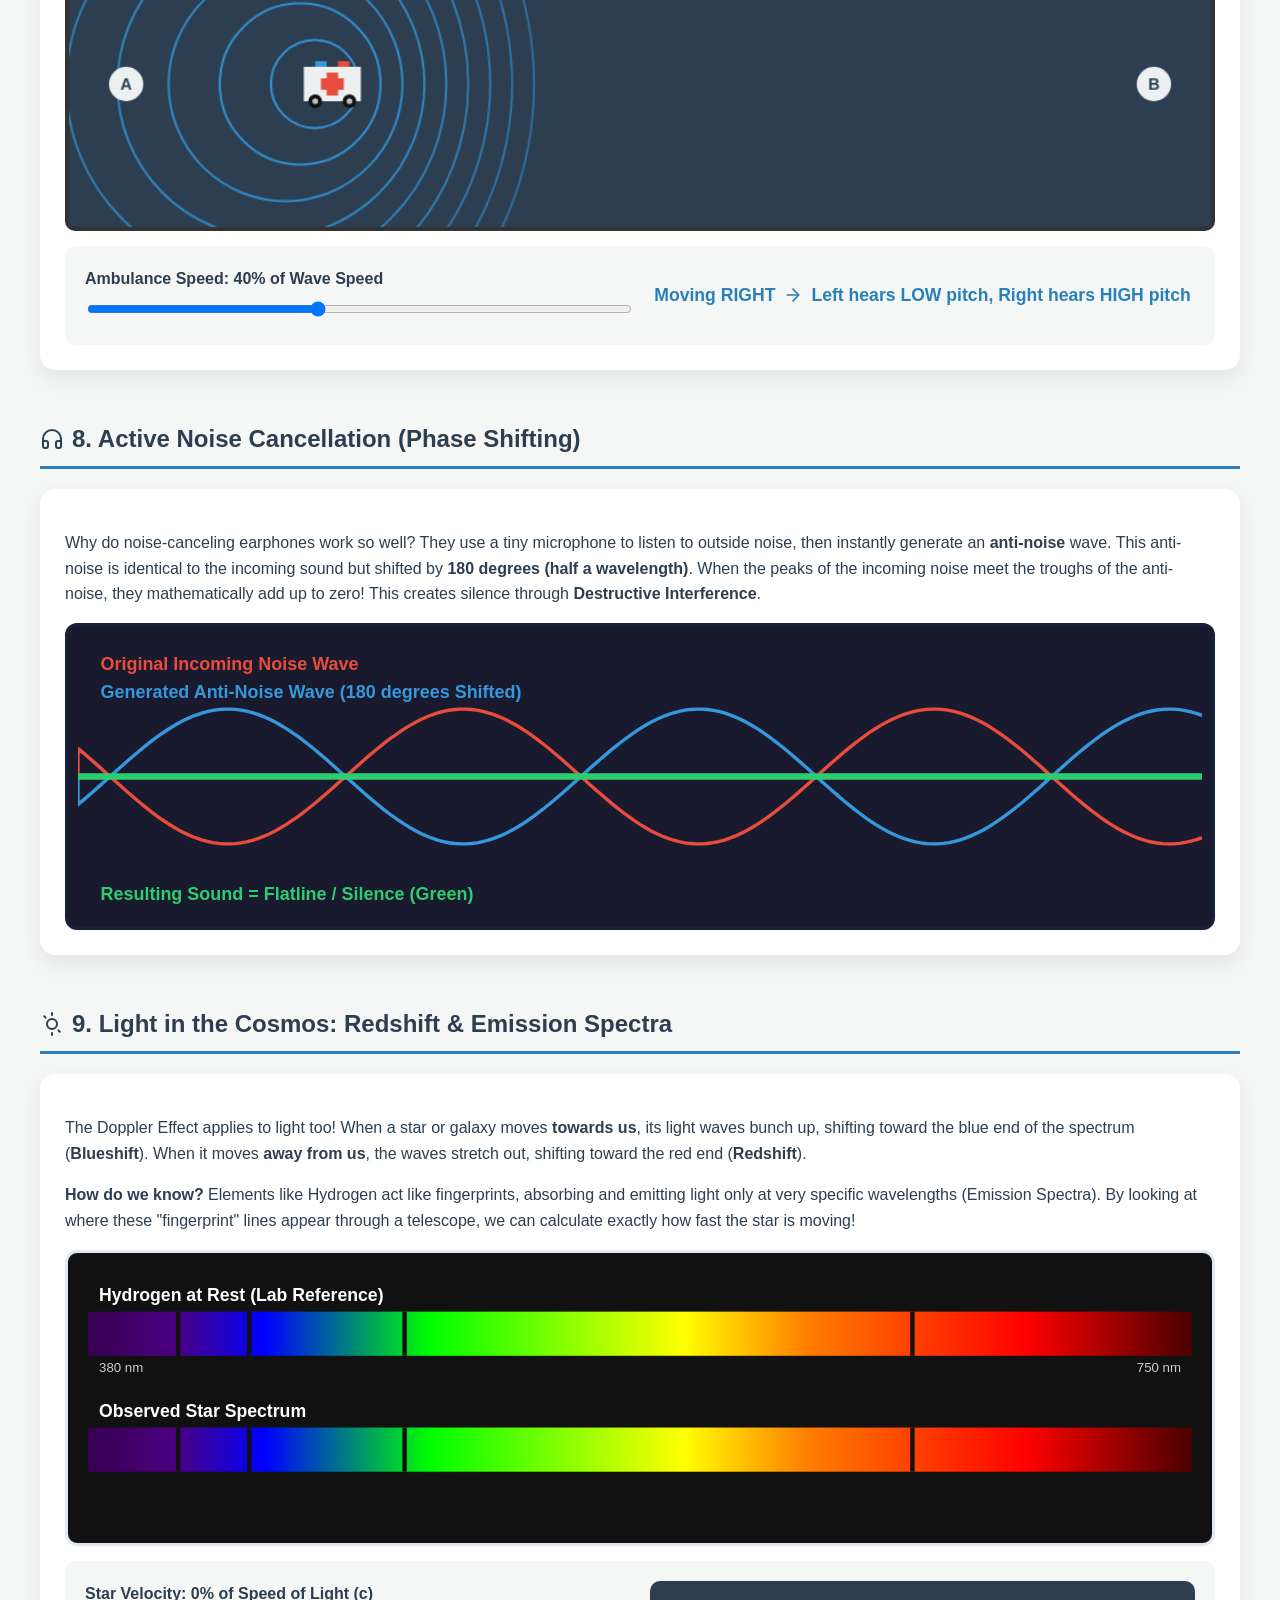
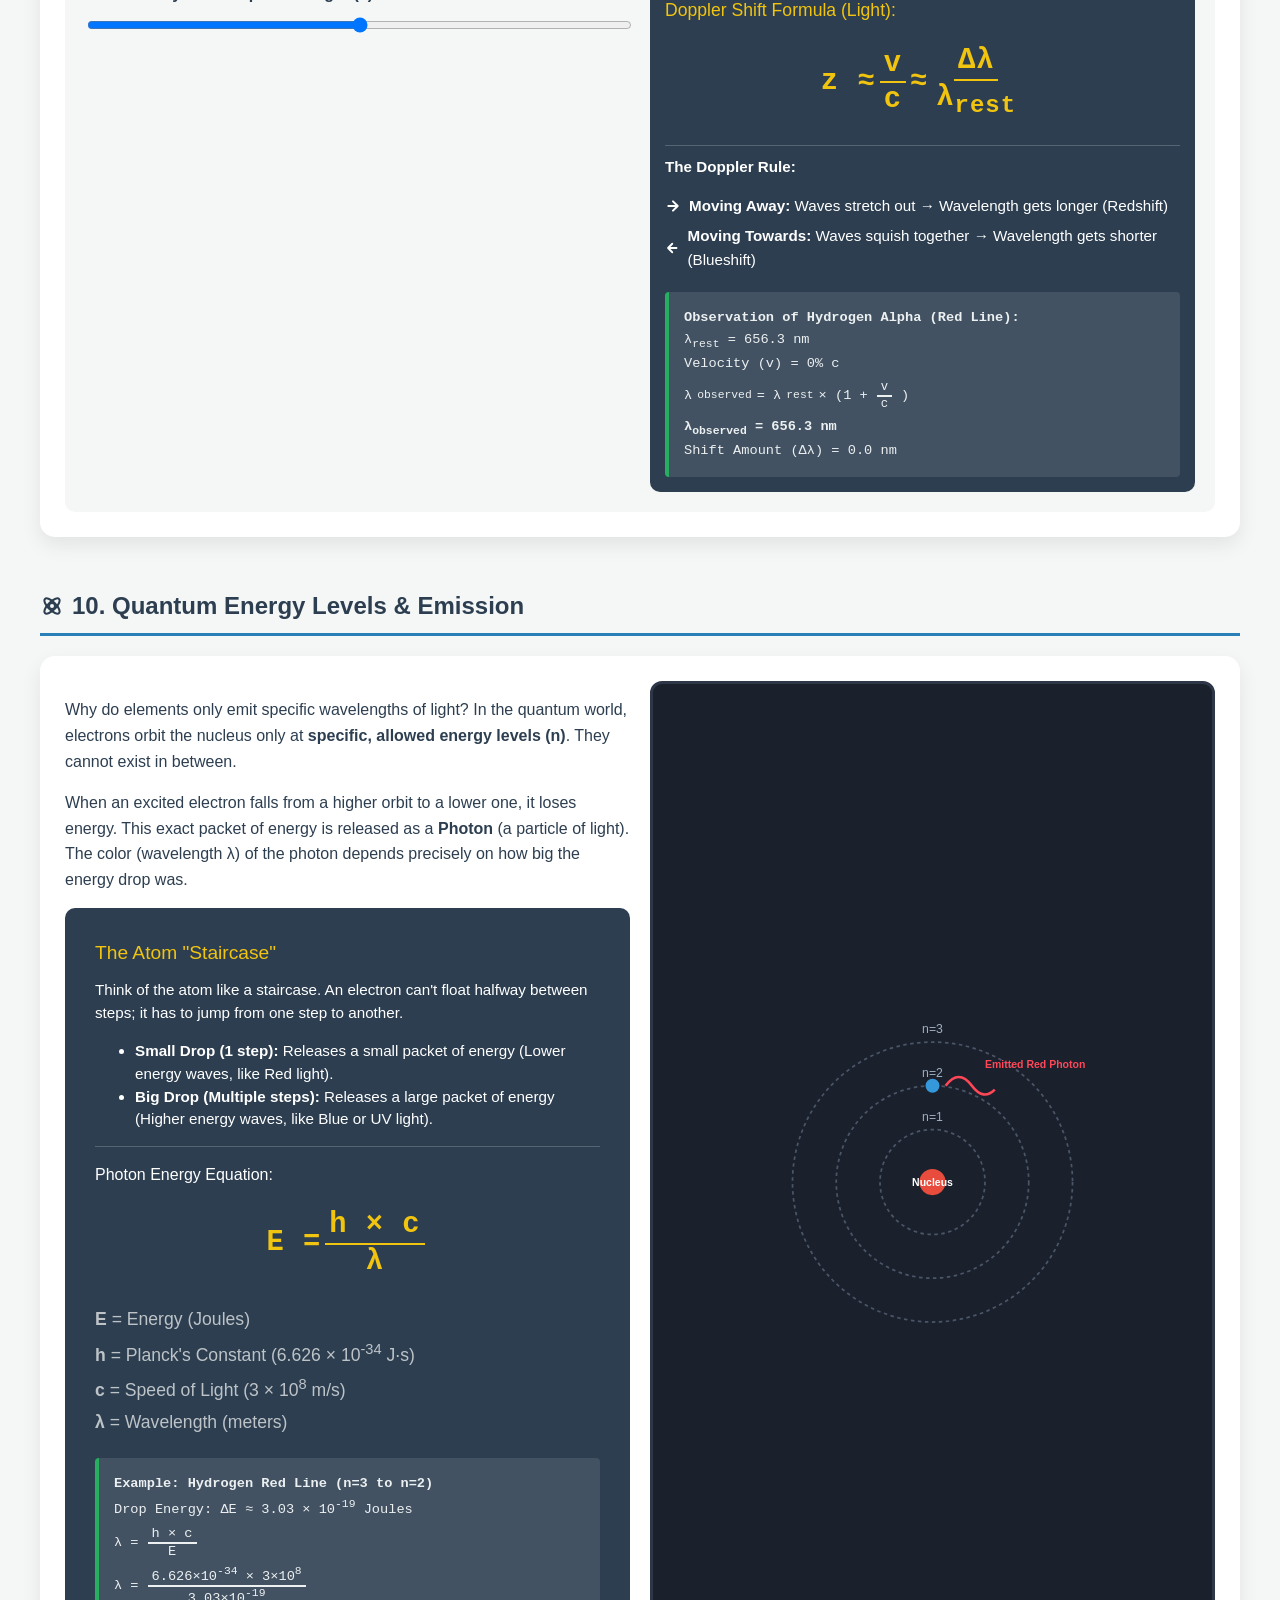
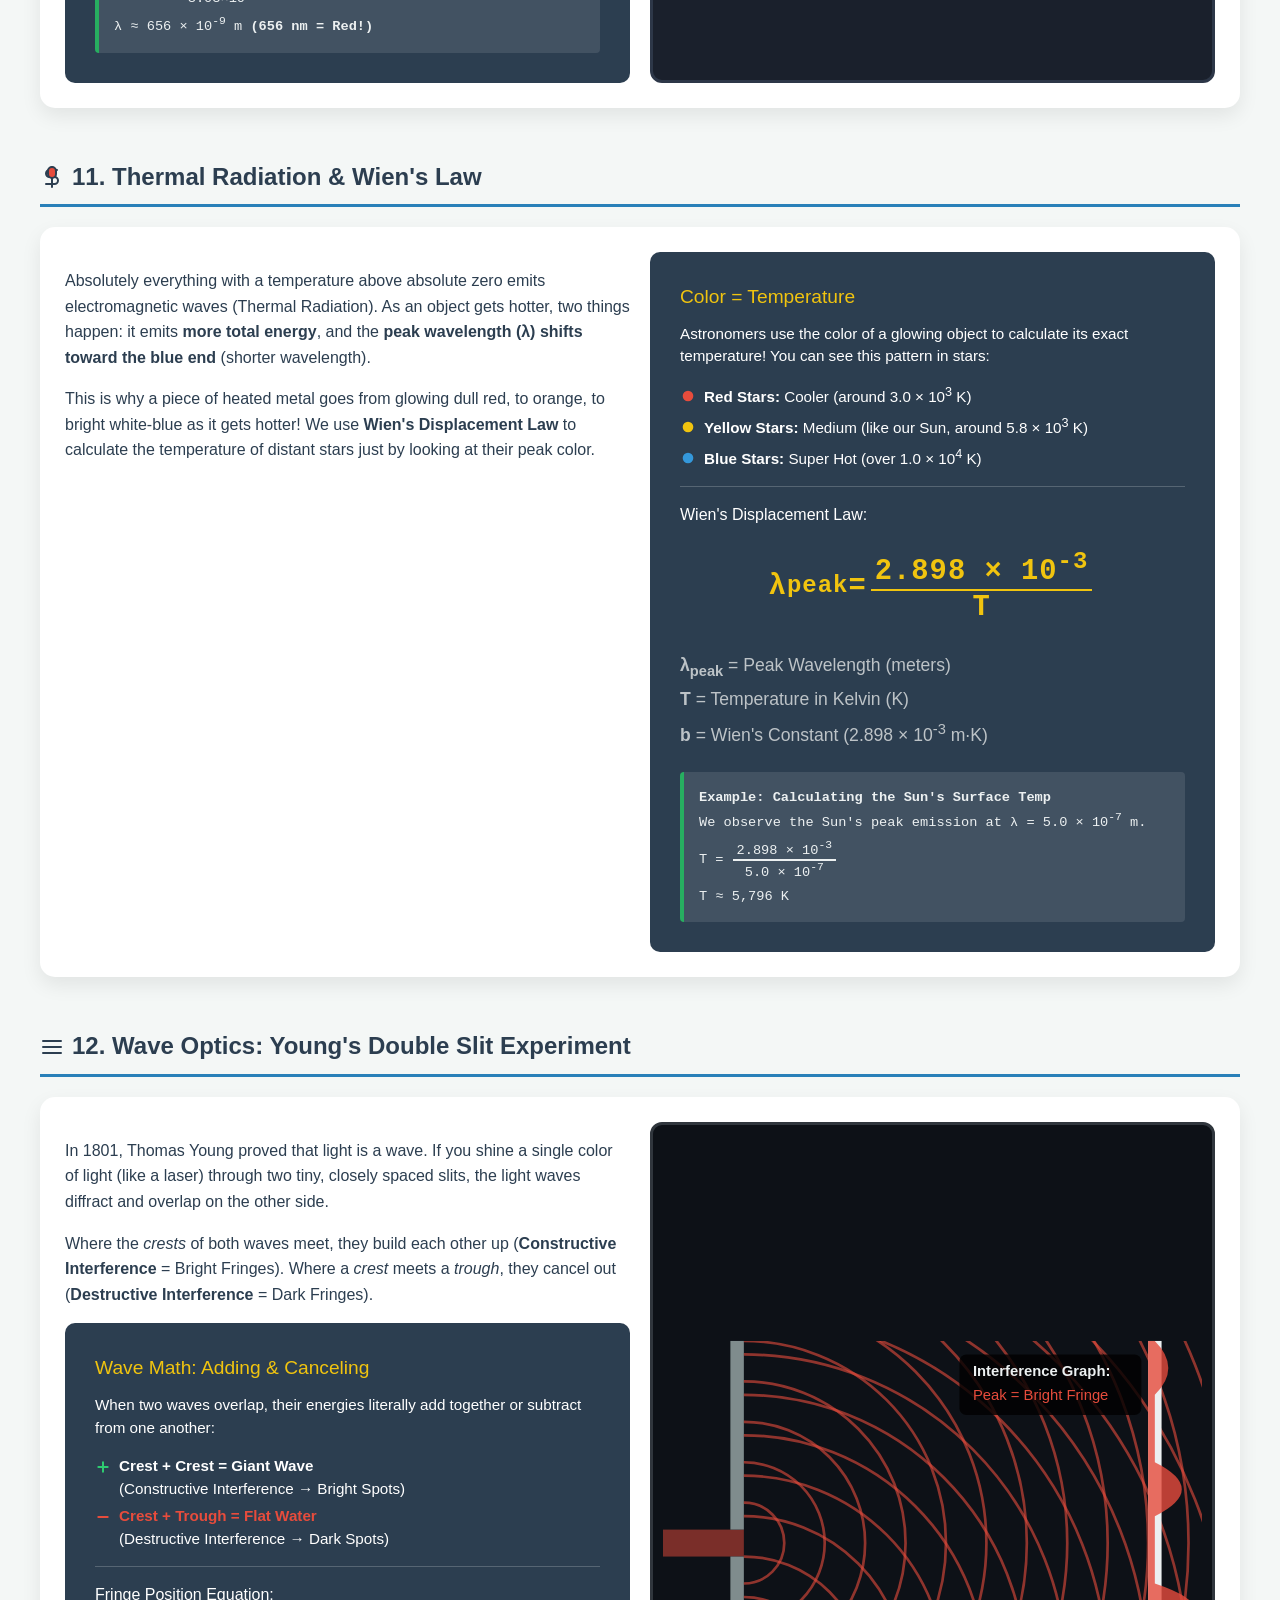
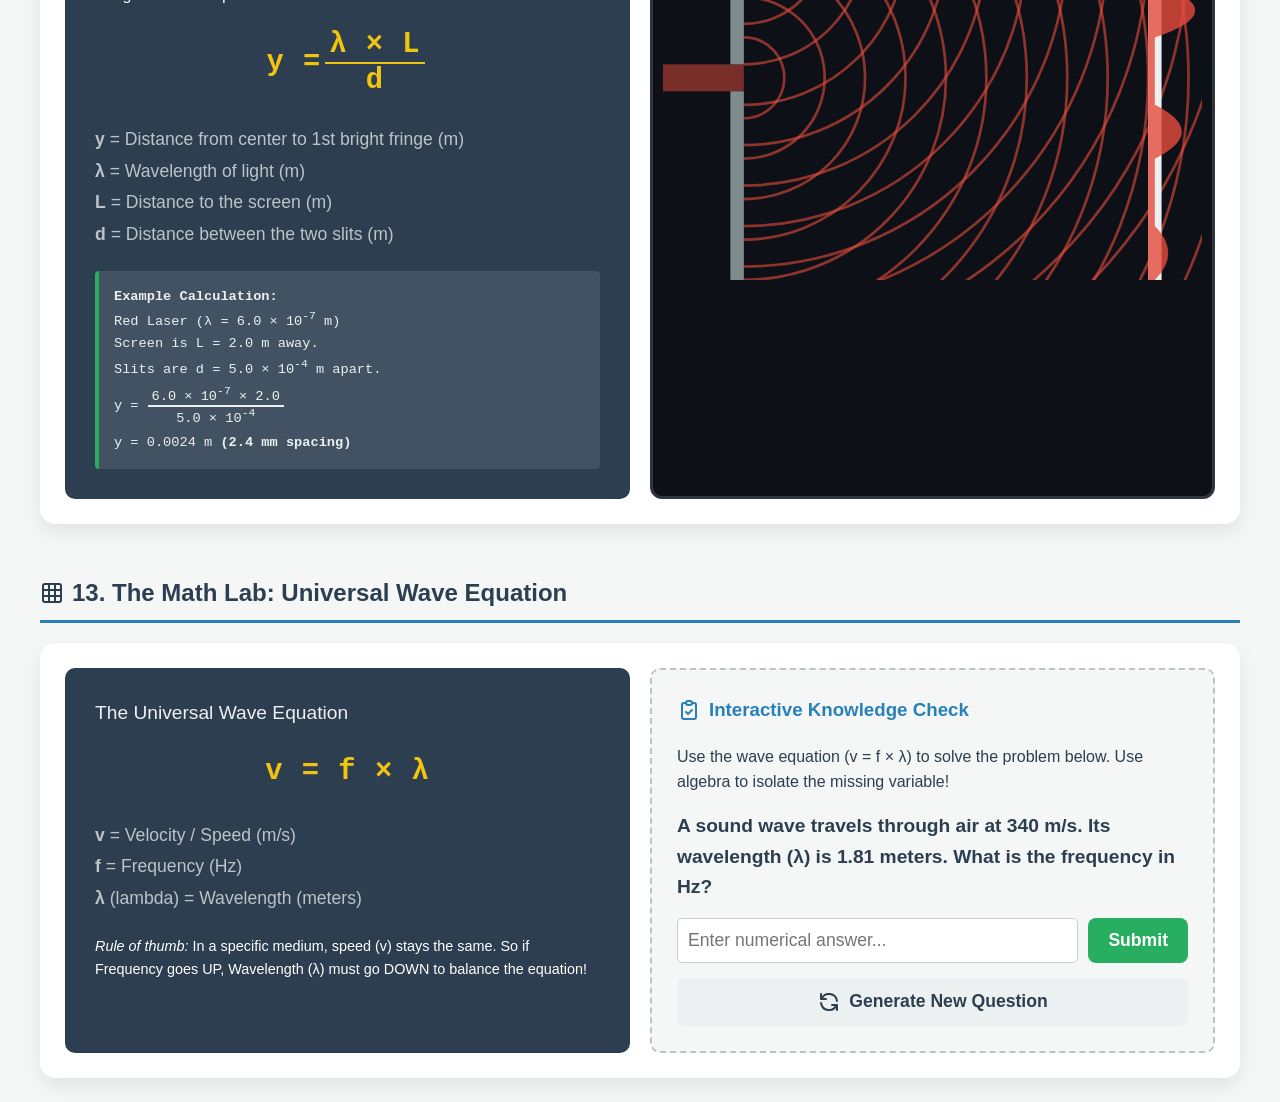
<file: 0_Quiz/media/intro to waves better.html>
<!DOCTYPE html>
<html lang="en">
<head>
    <meta charset="UTF-8">
    <meta name="viewport" content="width=device-width, initial-scale=1.0">
    <title>Introduction to Waves</title>
    <style>
        :root {
            --primary: #2980b9;
            --secondary: #e67e22;
            --dark: #2c3e50;
            --light: #ecf0f1;
            --bg: #f4f7f6;
            --accent: #8e44ad;
            --success: #27ae60;
            --danger: #c0392b;

            /* Interactive SVG Variables */
            --svg-bg: #ffffff;
            --svg-border: #e2e8f0;
            --svg-grid: #cbd5e1;
            --svg-axis: #f1f5f9;
            --svg-text: #94a3b8;
            --svg-swing-frame: #475569;
            --svg-swing-text: #475569;
            --svg-anno-purple: #8e44ad;
            --svg-anno-orange: #d35400;
            --svg-anno-blue: #2980b9;
        }

        /* --- Dark Mode Variables --- */
        body.dark-mode {
            --bg: #121212;
            --dark: #f0f0f0;
            --light: #2c3e50;
            --primary: #3498db;

            /* Interactive SVG Dark Mode Variables */
            --svg-bg: #1e1e1e;
            --svg-border: #444444;
            --svg-grid: #475569;
            --svg-axis: #334155;
            --svg-text: #cbd5e1;
            --svg-swing-frame: #94a3b8;
            --svg-swing-text: #f8fafc;
            --svg-anno-purple: #a855f7; 
            --svg-anno-orange: #fb923c;
            --svg-anno-blue: #38bdf8;
        }

        body {
            font-family: 'Segoe UI', Tahoma, Geneva, Verdana, sans-serif;
            background-color: var(--bg);
            color: var(--dark);
            margin: 0;
            padding: 0;
            line-height: 1.6;
            transition: background-color 0.3s, color 0.3s;
        }

        /* SVG Icon styling */
        svg.icon {
            width: 24px;
            height: 24px;
            fill: none;
            stroke: currentColor;
            stroke-width: 2;
            stroke-linecap: round;
            stroke-linejoin: round;
            vertical-align: middle;
            margin-right: 8px;
        }
        h1 svg.icon { width: 36px; height: 36px; }
        
        .theme-icon {
            width: 18px !important;
            height: 18px !important;
            margin-right: 6px !important;
        }

        header {
            background: linear-gradient(135deg, var(--dark), var(--primary));
            color: white;
            text-align: center;
            padding: 40px 20px;
            box-shadow: 0 4px 10px rgba(0,0,0,0.2);
            position: relative;
            display: flex;
            flex-direction: column;
            align-items: center;
            justify-content: center;
        }

        .dark-mode header { background: linear-gradient(135deg, #0a0a0a, #1a252f); }

        h1 { margin: 0; font-size: 2.8em; letter-spacing: 1px; display: flex; align-items: center; justify-content: center;}
        header p { font-size: 1.2em; margin-top: 10px; opacity: 0.9; text-align: center;}

        #darkModeToggle {
            position: absolute;
            top: 20px;
            right: 20px;
            background: rgba(255,255,255,0.15);
            border: 1px solid rgba(255,255,255,0.4);
            color: white;
            padding: 8px 15px;
            border-radius: 20px;
            cursor: pointer;
            font-weight: bold;
            display: inline-flex;
            align-items: center;
            justify-content: center;
            transition: 0.3s;
        }
        #darkModeToggle:hover { background: rgba(255,255,255,0.3); }

        .container { max-width: 1200px; margin: 30px auto; padding: 0 20px; }
        h2 { border-bottom: 3px solid var(--primary); padding-bottom: 8px; color: var(--dark); display: flex; align-items: center; margin-top: 50px;}

        /* Grid Layouts */
        .grid-2 { display: grid; grid-template-columns: 1fr 1fr; gap: 20px; }
        .explainer-grid { margin-top: 20px; display: grid; grid-template-columns: 1fr 200px; gap: 20px; align-items: start; }

        /* Cards & Panels */
        .card {
            background: white; padding: 20px; border-radius: 10px;
            box-shadow: 0 4px 6px rgba(0,0,0,0.05);
            border-left: 5px solid var(--primary);
            transition: transform 0.2s, background-color 0.3s;
        }
        .card:hover { transform: translateY(-5px); }
        .card h3 { margin-top: 0; color: var(--primary); display: flex; align-items: center; }
        
        .panel {
            background: white; border-radius: 15px; padding: 25px;
            box-shadow: 0 8px 20px rgba(0,0,0,0.08); margin-bottom: 20px;
            transition: background-color 0.3s;
        }

        .dark-mode .card, .dark-mode .panel { background-color: #1e1e1e; box-shadow: 0 4px 6px rgba(0,0,0,0.4); }

        /* Scrollable Canvas & Interactive Containers */
        .canvas-container, .interactive-svg-container {
            overflow-x: auto;
            overflow-y: hidden;
            -webkit-overflow-scrolling: touch;
            scrollbar-width: thin;
            scrollbar-color: var(--primary) transparent;
        }
        
        .canvas-container::-webkit-scrollbar, .interactive-svg-container::-webkit-scrollbar {
            height: 8px;
        }
        .canvas-container::-webkit-scrollbar-thumb, .interactive-svg-container::-webkit-scrollbar-thumb {
            background-color: var(--primary);
            border-radius: 10px;
        }

        .canvas-container {
            background-color: #111; border-radius: 10px;
            border: 4px solid #333; position: relative;
        }
        .dark-mode .canvas-container { border-color: #555; }
        
        canvas { display: block; width: 100%; min-width: 600px; }

        .interactive-svg-container {
            background-color: var(--svg-bg);
            border: 3px solid var(--svg-border);
            border-radius: 12px;
            padding: 10px;
            transition: background-color 0.3s, border-color 0.3s;
        }
        
        /* Ensure SVGs inside interactive containers have a minimum width to prevent text squishing on mobile */
        .svg-content-lg { min-width: 800px; }
        .svg-content-md { min-width: 700px; }
        .svg-content-sm { min-width: 600px; }

        /* Controls */
        .controls {
            display: grid; grid-template-columns: repeat(auto-fit, minmax(200px, 1fr));
            gap: 20px; margin-top: 20px; background: var(--bg); padding: 20px; border-radius: 10px;
            transition: background-color 0.3s;
        }
        .dark-mode .controls { background-color: #2a2a2a; }
        .span-col { grid-column: span 3; }

        label { font-weight: bold; display: block; margin-bottom: 8px; }
        input[type="range"] { width: 100%; cursor: pointer; }
        select, input[type="number"] { width: 100%; padding: 10px; font-size: 1.1em; border-radius: 5px; border: 1px solid #ccc; box-sizing: border-box; }
        
        .dark-mode select, .dark-mode input[type="number"] { background-color: #333; color: white; border-color: #555; }

        button {
            display: inline-flex; align-items: center; justify-content: center;
            padding: 12px 20px; font-size: 1.1em; cursor: pointer; border: none;
            border-radius: 8px; background-color: var(--light); color: var(--dark);
            font-weight: bold; transition: 0.3s;
        }
        button:hover { background-color: #d5dbdb; }
        button.active { background-color: var(--primary); color: white; }
        button.action-btn { background-color: var(--success); color: white; }
        button.action-btn:hover { background-color: #219a52; }
        
        button:disabled {
            opacity: 0.4; cursor: not-allowed;
            background-color: #95a5a6 !important; color: #ecf0f1 !important; box-shadow: none;
        }

        .play-btn { background-color: var(--success); color: white; width: 100%; font-size: 1.2em; padding: 15px; margin-top: auto; height: 100%; }
        .play-btn.playing { background-color: var(--danger); }
        .playing-song { background-color: var(--danger) !important; color: white !important; }

        .toggle-group { display: flex; gap: 10px; margin-top: 10px; flex-wrap: wrap; }
        .toggle-group button { flex: 1; padding: 10px; font-size: 0.9em; min-width: 150px; }

        .music-group button { background-color: #bdc3c7; border: 1px solid #7f8c8d; min-width: 0; padding: 10px 5px; flex: 1; border-radius: 4px; }
        .music-group button:hover { background-color: #ecf0f1; }
        .dark-mode .music-group button { background-color: #4a5568; border-color: #2d3748; color: white; }
        .dark-mode .music-group button:hover { background-color: #718096; }

        .note { font-size: 0.95em; background: #fff3cd; padding: 15px; border-left: 5px solid #f1c40f; margin-top: 15px; border-radius: 5px; color: #333;}
        .note-danger { background: #f8d7da; border-left-color: #e74c3c; color: #333; }
        
        .dark-mode .note { background-color: #332b00; color: #e0e0e0; border-left-color: #f39c12; }
        .dark-mode .note-danger { background-color: #4a1515; border-left-color: #e74c3c; }

        .math-box { background: #2c3e50; color: white; padding: 30px; border-radius: 10px; text-align: left; }
        .dark-mode .math-box { background-color: #111; border: 1px solid #333; }
        
        /* Unified Math Equation Layout */
        .math-equation { 
            font-size: clamp(1.1em, 2.5vw, 1.8em); 
            font-family: 'Courier New', Courier, monospace; 
            font-weight: bold; 
            color: #f1c40f; 
            letter-spacing: 1px; 
            text-align: center; 
            margin: 20px 0;
            white-space: normal;  
            word-wrap: break-word; 
            padding-bottom: 5px; 
            width: 100%;
            display: flex;
            justify-content: center;
            align-items: center;
            flex-wrap: wrap;
        }
        .math-vars { font-size: 1.1em; margin-top: 15px; color: #bdc3c7; line-height: 1.8;}
        
        /* Fraction Styling */
        .frac {
            display: inline-flex;
            flex-direction: column;
            align-items: center;
            vertical-align: middle;
            margin: 0 4px;
            text-align: center;
        }
        .frac .num {
            border-bottom: 2px solid currentColor;
            padding: 0 4px;
            line-height: 1.2;
        }
        .frac .den {
            padding: 0 4px;
            line-height: 1.2;
        }

        .calc-example { background: rgba(255,255,255,0.1); border-left: 4px solid var(--success); padding: 15px; margin-top: 20px; border-radius: 4px; font-family: monospace; font-size: 1.05em; color: #ecf0f1;}
        .dark-mode .calc-example { background: rgba(255,255,255,0.05); }

        .quiz-box { background: var(--bg); padding: 25px; border-radius: 10px; border: 2px dashed #bdc3c7; display: flex; flex-direction: column;}
        .dark-mode .quiz-box { background-color: #1e1e1e; border-color: #555; }
        
        .quiz-question { font-size: 1.2em; font-weight: bold; margin-bottom: 15px; }
        .quiz-input-group { display: flex; gap: 10px; }
        .quiz-feedback { margin-top: 15px; font-weight: bold; font-size: 1.1em; }
        
        .dark-mode #explainer-text-box { background-color: #2a2a2a !important; border-color: #444 !important; }
        .dark-mode #step-desc { color: #bbb !important; }
        .dark-mode #step-analogy { background-color: #332b00 !important; color: #f1c40f !important; }

        /* Spectra Lines SVG Specifics */
        .spectra-bg { fill: url(#spectraGrad); }
        .spectra-line { stroke: #111; stroke-width: 4px; transition: transform 0.1s linear; }
        .dark-mode .spectra-line { stroke: #000; }

        @media (max-width: 900px) {
            .span-col { grid-column: span 1; } 
        }

        @media (max-width: 768px) {
            header { padding: 30px 15px; }
            h1 { font-size: 2em; flex-direction: column; gap: 10px; text-align: center; }
            h1 svg.icon { margin: 0; }
            
            #darkModeToggle { position: static; margin-bottom: 20px; }
            .container { margin: 15px auto; padding: 0 15px; }
            .grid-2, .explainer-grid { grid-template-columns: 1fr !important; }
            
            h2 { font-size: 1.3em; margin-top: 40px; }
            .panel { padding: 15px; }
            
            .controls { grid-template-columns: 1fr; }
            .controls div { grid-column: span 1 !important; }
            
            .toggle-group { flex-direction: column; }
            .toggle-group button { width: 100%; min-width: unset; }
            
            .music-group { flex-direction: row; flex-wrap: wrap; }
            .music-group button { flex: 1 1 22%; font-size: 0.9em; padding: 12px 5px; }
            
            .quiz-input-group { flex-direction: column; }
            .quiz-input-group button { width: 100%; }

            #diffractionLegend { flex-direction: column; text-align: center; }
            #dopplerStatus { font-size: 0.95em !important; text-align: center; }
        }
    </style>
</head>
<body>

<header>
    <button id="darkModeToggle" onclick="toggleDarkMode()">
        <svg class="icon theme-icon" viewBox="0 0 24 24" id="themeIcon">
            <path d="M21 12.79A9 9 0 1 1 11.21 3 7 7 0 0 0 21 12.79z"/>
        </svg>
        <span id="themeText">Dark Mode</span>
    </button>
    <h1>
        <svg class="icon" viewBox="0 0 24 24"><path d="M2 12 Q 7 2, 12 12 T 22 12" stroke-width="3"/></svg>
        Intro to Waves
    </h1>
    <p>Properties, Behaviors, and the Mathematics of Waves</p>
</header>

<div class="container">

    <!-- PANEL 1: WAVE TYPES -->
    <h2>
        <svg class="icon" viewBox="0 0 24 24"><path d="M4 19.5A2.5 2.5 0 0 1 6.5 17H20M4 19.5A2.5 2.5 0 0 0 6.5 22H20V4H6.5A2.5 2.5 0 0 0 4 6.5v13z M14 9l-4 4"/></svg>
        1. The Two Main Types of Waves
    </h2>
    <div class="grid-2">
        <div class="card">
            <h3>
                <svg class="icon" viewBox="0 0 24 24"><circle cx="12" cy="12" r="3"/><path d="M19.4 15a1.65 1.65 0 0 0 .33 1.82l.06.06a2 2 0 0 1 0 2.83 2 2 0 0 1-2.83 0l-.06-.06a1.65 1.65 0 0 0-1.82-.33 1.65 1.65 0 0 0-1 1.51V21a2 2 0 0 1-2 2 2 2 0 0 1-2-2v-.09A1.65 1.65 0 0 0 9 19.4a1.65 1.65 0 0 0-1.82.33l-.06.06a2 2 0 0 1-2.83 0 2 2 0 0 1 0-2.83l.06-.06a1.65 1.65 0 0 0 .33-1.82 1.65 1.65 0 0 0-1.51-1H3a2 2 0 0 1-2-2 2 2 0 0 1 2-2h.09A1.65 1.65 0 0 0 4.6 9a1.65 1.65 0 0 0-.33-1.82l-.06-.06a2 2 0 0 1 0-2.83 2 2 0 0 1 2.83 0l.06.06a1.65 1.65 0 0 0 1.82.33H9a1.65 1.65 0 0 0 1-1.51V3a2 2 0 0 1 2-2 2 2 0 0 1 2 2v.09a1.65 1.65 0 0 0 1 1.51 1.65 1.65 0 0 0 1.82-.33l.06-.06a2 2 0 0 1 2.83 0 2 2 0 0 1 0 2.83l-.06.06a1.65 1.65 0 0 0-.33 1.82V9a1.65 1.65 0 0 0 1.51 1H21a2 2 0 0 1 2 2 2 2 0 0 1-2 2h-.09a1.65 1.65 0 0 0-1.51 1z"/></svg>
                Mechanical Waves (e.g., Sound)
            </h3>
            <p>Waves that <b>REQUIRE a medium</b> (particles like solid, liquid, or gas) to travel. They transfer energy by bumping particles into each other.</p>
            <ul>
                <li>Cannot travel through a vacuum (empty space).</li>
                <li>Travel <b>fastest</b> in solids (particles are close together).</li>
                <li>Travel <b>slowest</b> in gases (particles are spread out).</li>
            </ul>
        </div>
        <div class="card" style="border-left-color: #f1c40f;">
            <h3 style="color: #d35400;">
                <svg class="icon" viewBox="0 0 24 24"><path d="M13 2L3 14h9l-1 8 10-12h-9l1-8z"/></svg>
                Electromagnetic (EM) Waves (e.g., Light)
            </h3>
            <p>Waves made of vibrating electric and magnetic fields. They <b>DO NOT require a medium</b> to travel.</p>
            <ul>
                <li>Can travel perfectly through a complete vacuum (like outer space).</li>
                <li>Travel at the speed of light (3 &times; 10<sup>8</sup> m/s in space).</li>
                <li>Includes Visible Light, Radio Waves, X-Rays, and Microwaves.</li>
            </ul>
        </div>
    </div>

    <!-- PANEL 2: EM SPECTRUM & VISIBLE MAGNIFICATION -->
    <h2>
        <svg class="icon" viewBox="0 0 24 24"><path d="M2 12h4l3-9 5 18 3-9h5"/></svg>
        2. The Electromagnetic Spectrum & VISIBLE MAGNIFICATION
    </h2>
    <div class="panel">
        <p>The Electromagnetic Spectrum charts EM waves based on their frequency and wavelength (λ). Notice how <b>red represents lower energy (longer wavelength λ)</b>, while <b>blue and purple represent higher energy (shorter wavelength λ)</b>. The visible spectrum (ROYGBIV) is just a tiny sliver magnified below!</p>
        
        <div class="interactive-svg-container" style="padding: 0; position: relative;">
            <svg class="svg-content-lg" viewBox="0 0 1000 360" width="100%" height="100%" style="display: block;">
                <defs>
                    <linearGradient id="emGradient" x1="0%" y1="0%" x2="100%" y2="0%">
                        <stop offset="0%" stop-color="#3b1515" />   
                        <stop offset="25%" stop-color="#7a1c1c" />  
                        <stop offset="40%" stop-color="#c0392b" />  
                        <stop offset="51%" stop-color="#ff0000" />  
                        <stop offset="52%" stop-color="#ff7f00" />  
                        <stop offset="53%" stop-color="#ffff00" />  
                        <stop offset="54%" stop-color="#00ff00" />  
                        <stop offset="55%" stop-color="#0000ff" />  
                        <stop offset="56%" stop-color="#4b0082" />  
                        <stop offset="57%" stop-color="#9400d3" />  
                        <stop offset="65%" stop-color="#8e44ad" />  
                        <stop offset="85%" stop-color="#2980b9" />  
                        <stop offset="100%" stop-color="#0b1b3d" /> 
                    </linearGradient>

                    <linearGradient id="visGradient" x1="0%" y1="0%" x2="100%" y2="0%">
                        <stop offset="0%" stop-color="#ff0000" />   
                        <stop offset="14%" stop-color="#ff7f00" />  
                        <stop offset="28.5%" stop-color="#ffff00" /> 
                        <stop offset="43%" stop-color="#00ff00" />  
                        <stop offset="57%" stop-color="#0000ff" />  
                        <stop offset="71%" stop-color="#4b0082" />  
                        <stop offset="85%" stop-color="#9400d3" />  
                        <stop offset="100%" stop-color="#5c0082" /> 
                    </linearGradient>
                </defs>
                
                <rect x="0" y="70" width="1000" height="70" fill="url(#emGradient)" />
                <path id="emWavePath" fill="none" stroke="#ffffff" stroke-width="4" stroke-linecap="round" stroke-linejoin="round" />

                <g stroke="var(--svg-text)" stroke-width="2">
                    <line x1="0" y1="140" x2="1000" y2="140" />
                    <g id="emTicks"></g>
                </g>

                <g fill="var(--svg-text)" font-family="sans-serif" font-size="14" font-weight="bold" text-anchor="middle">
                    <text x="120" y="25">Radio waves</text>
                    <path d="M 100 45 h 40 v 20 h -40 z M 105 45 v -10 m 10 10 v -5" stroke="var(--svg-text)" stroke-width="2" fill="none"/>
                    <circle cx="112" cy="55" r="4" fill="var(--svg-text)"/>
                    
                    <text x="320" y="25">Microwaves</text>
                    <rect x="300" y="35" width="40" height="25" rx="2" stroke="var(--svg-text)" stroke-width="2" fill="none"/>
                    <rect x="305" y="40" width="20" height="15" fill="var(--svg-text)"/>
                    
                    <text x="450" y="25">Infrared</text>
                    <rect x="440" y="35" width="20" height="30" rx="4" stroke="var(--svg-text)" stroke-width="2" fill="none"/>
                    <circle cx="450" cy="42" r="2" fill="var(--svg-text)" />
                    <circle cx="450" cy="50" r="2" fill="var(--svg-text)" />
                    <circle cx="450" cy="58" r="2" fill="var(--svg-text)" />
                    
                    <text x="540" y="25">Visible light</text>
                    <path d="M 535 45 a 5 5 0 0 1 10 0 c 0 5 -5 5 -5 10 c 0 -5 -5 -5 -5 -10 z" stroke="var(--svg-text)" stroke-width="2" fill="none"/>
                    <line x1="540" y1="55" x2="540" y2="60" stroke="var(--svg-text)" stroke-width="2"/>

                    <text x="630" y="25">Ultraviolet</text>
                    <circle cx="630" cy="48" r="6" stroke="var(--svg-text)" stroke-width="2" fill="none"/>
                    <path d="M 630 35 v 3 M 630 61 v 3 M 617 48 h 3 M 640 48 h 3 M 621 39 l 2 2 M 637 55 l 2 2 M 621 57 l 2 -2 M 637 41 l 2 -2" stroke="var(--svg-text)" stroke-width="2"/>

                    <text x="750" y="25">X-rays</text>
                    <path d="M 740 40 l 20 20 m 0 -20 l -20 20" stroke="var(--svg-text)" stroke-width="4" stroke-linecap="round"/>

                    <text x="900" y="25">Gamma-rays</text>
                    <circle cx="900" cy="48" r="10" stroke="var(--svg-text)" stroke-width="2" fill="none"/>
                    <path d="M 900 48 l -5 -7 a 8 8 0 0 1 10 0 z M 900 48 l -8 3 a 8 8 0 0 0 5 8 z M 900 48 l 8 3 a 8 8 0 0 1 -5 8 z" fill="var(--svg-text)"/>
                </g>
                
                <g fill="var(--svg-text)" font-family="sans-serif" font-size="16" font-weight="bold" text-anchor="middle">
                    <text x="10" y="165">10³</text>
                    <text x="170" y="165">1</text>
                    <text x="330" y="165">10⁻³</text>
                    <text x="470" y="165">10⁻⁵</text>
                    <text x="590" y="165">10⁻⁷</text>
                    <text x="710" y="165">10⁻⁹</text>
                    <text x="830" y="165">10⁻¹¹</text>
                    <text x="960" y="165">10⁻¹³</text>
                    <text x="960" y="180" font-size="12" font-style="italic">(meters)</text>
                </g>

                <polygon points="510,175 150,240 850,240 570,175" fill="var(--svg-text)" opacity="0.08" />
                <line x1="510" y1="175" x2="150" y2="240" stroke="var(--svg-text)" stroke-dasharray="5,5" stroke-width="1.5" opacity="0.4" />
                <line x1="570" y1="175" x2="850" y2="240" stroke="var(--svg-text)" stroke-dasharray="5,5" stroke-width="1.5" opacity="0.4" />

                <rect x="150" y="240" width="700" height="60" fill="url(#visGradient)" rx="4" />

                <g fill="var(--svg-text)" font-family="sans-serif" font-size="14" font-weight="bold" text-anchor="middle">
                    <text x="150" y="232">Red</text>
                    <text x="250" y="232">Orange</text>
                    <text x="350" y="232">Yellow</text>
                    <text x="450" y="232">Green</text>
                    <text x="550" y="232">Blue</text>
                    <text x="650" y="232">Indigo</text>
                    <text x="750" y="232">Violet</text>
                    
                    <line x1="150" y1="300" x2="150" y2="310" stroke="var(--svg-text)" stroke-width="2" />
                    <text x="150" y="325">700 nm</text>

                    <line x1="250" y1="300" x2="250" y2="310" stroke="var(--svg-text)" stroke-width="2" />
                    <text x="250" y="325">620 nm</text>
                    
                    <line x1="350" y1="300" x2="350" y2="310" stroke="var(--svg-text)" stroke-width="2" />
                    <text x="350" y="325">590 nm</text>
                    
                    <line x1="450" y1="300" x2="450" y2="310" stroke="var(--svg-text)" stroke-width="2" />
                    <text x="450" y="325">570 nm</text>
                    
                    <line x1="550" y1="300" x2="550" y2="310" stroke="var(--svg-text)" stroke-width="2" />
                    <text x="550" y="325">495 nm</text>
                    
                    <line x1="650" y1="300" x2="650" y2="310" stroke="var(--svg-text)" stroke-width="2" />
                    <text x="650" y="325">450 nm</text>
                    
                    <line x1="750" y1="300" x2="750" y2="310" stroke="var(--svg-text)" stroke-width="2" />
                    <text x="750" y="325">420 nm</text>
                    
                    <line x1="850" y1="300" x2="850" y2="310" stroke="var(--svg-text)" stroke-width="2" />
                    <text x="850" y="325">380 nm</text>
                </g>
            </svg>
        </div>
    </div>

    <!-- PANEL 3: INTERACTIVE WAVE ANATOMY -->
    <h2>
        <svg class="icon" viewBox="0 0 24 24" style="color: var(--accent);"><path d="M12 2v20M17 5H9.5a3.5 3.5 0 0 0 0 7h5a3.5 3.5 0 0 1 0 7H6"/></svg>
        3. Anatomy of a Wave (Interactive Lab)
    </h2>
    <div class="panel">
        <p style="margin-top: 0;">Use the step-by-step controls below to see how a single wave cycle (1 Hertz) is built, and how it directly maps to the physical motion of a playground swing.</p>
        <div class="interactive-svg-container">
            <svg id="interactiveWaveSvg" class="svg-content-sm" viewBox="0 0 800 360" width="100%" height="100%">
                <line x1="50" y1="175" x2="750" y2="175" stroke="var(--svg-grid)" stroke-width="2" />
                <line x1="80" y1="50" x2="80" y2="300" stroke="var(--svg-axis)" stroke-width="1.5" />
                <line x1="480" y1="50" x2="480" y2="300" stroke="var(--svg-axis)" stroke-width="1.5" />
                
                <text x="490" y="190" font-family="sans-serif" font-size="12" fill="var(--svg-text)" font-weight="bold">Time / Distance</text>
                <text x="85" y="65" font-family="sans-serif" font-size="12" fill="var(--svg-text)" font-weight="bold">Displacement (+)</text>
                <text x="85" y="300" font-family="sans-serif" font-size="12" fill="var(--svg-text)" font-weight="bold">Displacement (-)</text>

                <line x1="80" y1="75" x2="480" y2="75" stroke="var(--svg-axis)" stroke-width="1.5" stroke-dasharray="4,4" />
                <line x1="80" y1="275" x2="480" y2="275" stroke="var(--svg-axis)" stroke-width="1.5" stroke-dasharray="4,4" />

                <path id="interactive-wave-path" d="" fill="none" stroke="var(--success)" stroke-width="4" stroke-linecap="round" />

                <line id="displacement-line" x1="80" y1="175" x2="80" y2="175" stroke="#e74c3c" stroke-width="2" stroke-dasharray="3,3" opacity="0.8" />
                <circle id="wave-particle" cx="80" cy="175" r="8" fill="#e74c3c" />

                <line x1="610" y1="60" x2="690" y2="60" stroke="var(--svg-swing-frame)" stroke-width="4" stroke-linecap="round" />
                <line x1="610" y1="60" x2="590" y2="250" stroke="var(--svg-grid)" stroke-width="2" stroke-dasharray="2,2" />
                <line x1="690" y1="60" x2="710" y2="250" stroke="var(--svg-grid)" stroke-width="2" stroke-dasharray="2,2" />
                
                <text x="650" y="45" font-family="sans-serif" font-size="12" font-weight="bold" fill="var(--svg-swing-text)" text-anchor="middle">Swing Analogy</text>
                <line x1="650" y1="60" x2="650" y2="210" stroke="var(--svg-grid)" stroke-width="1" stroke-dasharray="4,4" />

                <path id="swing-arc" fill="none" stroke="#e74c3c" stroke-width="3" stroke-dasharray="3,3" opacity="0.6" d="" />

                <line id="swing-rope" x1="650" y1="60" x2="650" y2="180" stroke="var(--svg-swing-frame)" stroke-width="3" />
                <circle id="swing-seat" cx="650" cy="180" r="10" fill="#e67e22" />

                <g id="anno-crest" opacity="0" style="transition: opacity 0.4s;">
                    <circle cx="180" cy="75" r="4" fill="var(--svg-anno-purple)" />
                    <text x="180" y="55" font-family="sans-serif" font-size="14" font-weight="bold" fill="var(--svg-anno-purple)" text-anchor="middle">1. Crest (Max +)</text>
                </g>

                <g id="anno-trough" opacity="0" style="transition: opacity 0.4s;">
                    <circle cx="380" cy="275" r="4" fill="var(--svg-anno-purple)" />
                    <text x="380" y="300" font-family="sans-serif" font-size="14" font-weight="bold" fill="var(--svg-anno-purple)" text-anchor="middle">3. Trough (Max -)</text>
                </g>

                <g id="anno-half" opacity="0" style="transition: opacity 0.4s;">
                    <circle cx="280" cy="175" r="4" fill="var(--svg-anno-orange)" />
                    <text x="280" y="155" font-family="sans-serif" font-size="13" font-weight="bold" fill="var(--svg-anno-orange)" text-anchor="middle">2. Halfway (50%)</text>
                </g>

                <g id="anno-full-bracket" opacity="0" style="transition: opacity 0.4s;">
                    <path d="M 80 320 L 80 335 L 480 335 L 480 320" fill="none" stroke="var(--svg-anno-blue)" stroke-width="2" />
                    <text x="280" y="353" font-family="sans-serif" font-size="14" font-weight="bold" fill="var(--svg-anno-blue)" text-anchor="middle">4. One Complete Cycle (1 Hz if completed in 1 sec)</text>
                </g>
            </svg>
        </div>

        <div class="explainer-grid">
            <div id="explainer-text-box" style="background-color: #f8fafc; padding: 20px; border-radius: 8px; border: 1px solid #e2e8f0; min-height: 160px; display: flex; flex-direction: column; justify-content: space-between; transition: 0.3s;">
                <div>
                    <h4 id="step-title" style="margin-top: 0; font-size: 1.2em;">Step 1</h4>
                    <p id="step-desc" style="margin: 10px 0 0 0; color: #475569; font-size: 1em; line-height: 1.5;"></p>
                </div>
                <div id="step-analogy" style="margin-top: 15px; padding: 10px; background-color: #fffbeb; border-left: 4px solid #f59e0b; font-size: 0.95em; color: #78350f; border-radius: 0 4px 4px 0; transition: 0.3s;"></div>
            </div>

            <div style="display: flex; flex-direction: column; gap: 12px; height: 100%; justify-content: space-between;">
                <div style="display: flex; gap: 10px;">
                    <button id="prevStepBtn" onclick="changeInteractiveStep(-1)" style="flex: 1; padding: 10px; font-size: 0.9em; background-color: #cbd5e1; color: #1e293b;">
                        <svg class="icon" viewBox="0 0 24 24" style="width: 16px; height: 16px; margin-right: 4px; margin-left: 0;"><path d="M15 18l-6-6 6-6"/></svg> Prev
                    </button>
                    <button id="nextStepBtn" onclick="changeInteractiveStep(1)" style="flex: 1; padding: 10px; font-size: 0.9em; background-color: var(--primary); color: white;">
                        Next <svg class="icon" viewBox="0 0 24 24" style="width: 16px; height: 16px; margin-right: 0; margin-left: 4px;"><path d="M9 18l6-6-6-6"/></svg>
                    </button>
                </div>
                <button id="loopPlayBtn" onclick="togglePlayLoop()" class="action-btn" style="background-color: var(--success); width: 100%; padding: 10px; font-size: 0.95em;">
                    Play Continuous Loop
                </button>
                <div style="display: flex; justify-content: center; gap: 8px; margin-top: 10px;">
                    <span class="step-dot" style="width: 12px; height: 12px; border-radius: 50%; background-color: #cbd5e1; display: inline-block;"></span>
                    <span class="step-dot" style="width: 12px; height: 12px; border-radius: 50%; background-color: #cbd5e1; display: inline-block;"></span>
                    <span class="step-dot" style="width: 12px; height: 12px; border-radius: 50%; background-color: #cbd5e1; display: inline-block;"></span>
                    <span class="step-dot" style="width: 12px; height: 12px; border-radius: 50%; background-color: #cbd5e1; display: inline-block;"></span>
                    <span class="step-dot" style="width: 12px; height: 12px; border-radius: 50%; background-color: #cbd5e1; display: inline-block;"></span>
                </div>
            </div>
        </div>
    </div>

    <!-- PANEL 4: TRANSVERSE WAVE SIMULATOR -->
    <h2>
        <svg class="icon" viewBox="0 0 24 24"><circle cx="6" cy="12" r="3"/><circle cx="18" cy="12" r="3"/><path d="M9 12h6"/></svg>
        4. Transverse Wave Simulator (Properties & Behaviors)
    </h2>
    <div class="panel">
        <div class="canvas-container">
            <canvas id="waveCanvas" width="1000" height="250"></canvas>
        </div>

        <div class="controls">
            <div>
                <label>Frequency (Pitch): <span id="freqLabel">440</span> Hz</label>
                <input type="range" id="freqSlider" min="150" max="800" value="440">
            </div>
            <div>
                <label>Amplitude (Volume/Energy): <span id="ampLabel">50</span> percent</label>
                <input type="range" id="ampSlider" min="0" max="100" value="50">
            </div>
            <div>
                <button id="playBtn" class="play-btn" onclick="toggleSound()">
                    <svg class="icon play-icon" viewBox="0 0 24 24"><path d="M5 3l14 9-14 9V3z"/></svg>
                    <span id="playBtnText">Play Sound</span>
                </button>
            </div>
        </div>
        
        <div class="controls" style="margin-top: 10px;">
            <div class="span-col">
                <label>Play Musical Notes:</label>
                <div class="toggle-group music-group">
                    <button onclick="playMusicNote(261.63)">C4</button>
                    <button onclick="playMusicNote(293.66)">D4</button>
                    <button onclick="playMusicNote(329.63)">E4</button>
                    <button onclick="playMusicNote(349.23)">F4</button>
                    <button onclick="playMusicNote(392.00)">G4</button>
                    <button onclick="playMusicNote(440.00)">A4</button>
                    <button onclick="playMusicNote(493.88)">B4</button>
                    <button onclick="playMusicNote(523.25)">C5</button>
                </div>
                <button id="btnTwinkle" class="action-btn" onclick="playTwinkle()" style="width: 100%; margin-top: 15px;">
                    <svg class="icon" viewBox="0 0 24 24"><path d="M9 18V5l12-2v13M9 9l12-2M9 18a3 3 0 1 1-6 0 3 3 0 0 1 6 0zM21 16a3 3 0 1 1-6 0 3 3 0 0 1 6 0z"/></svg>
                    Play "Twinkle Twinkle Little Star"
                </button>
            </div>
        </div>

        <div class="controls" style="margin-top: 10px;">
            <div class="span-col">
                <label>Wave Behaviors (How waves react to boundaries):</label>
                <div class="toggle-group">
                    <button id="btnNormal" class="active" onclick="setBehavior('normal')">
                        <svg class="icon" viewBox="0 0 24 24"><path d="M12 2L8 8h3v6H8l4 6 4-6h-3V8h3L12 2z"/></svg>
                        Open Air
                    </button>
                    <button id="btnReverb" onclick="setBehavior('reverb')">
                        <svg class="icon" viewBox="0 0 24 24"><path d="M1 20l7-12 4 6 5-8 6 14H1z"/></svg>
                        Hard Wall (Reflection)
                    </button>
                    <button id="btnAbsorb" onclick="setBehavior('absorb')">
                        <svg class="icon" viewBox="0 0 24 24"><rect x="4" y="4" width="16" height="16" rx="4" stroke-dasharray="2 2"/></svg>
                        Soft Foam (Absorption)
                    </button>
                </div>
            </div>
        </div>
    </div>

    <!-- PANEL 5: MEDIUMS & PARTICLES -->
    <h2>
        <svg class="icon" viewBox="0 0 24 24"><rect x="3" y="4" width="18" height="16" rx="2" /><path d="M3 12h18M8 4v8M16 12v8"/></svg>
        5. Particle Propagation (Why Mediums Matter)
    </h2>
    <div class="panel">
        <p>Sound is a <b>Longitudinal Wave</b>. Watch how the wave travels by compressing and expanding particles based on the material's density.</p>
        <div class="canvas-container" style="border-color: #34495e;">
            <canvas id="particleCanvas" width="1000" height="150"></canvas>
        </div>
        <div class="controls">
            <div class="span-col">
                <label>Select a Medium for the Mechanical Wave:</label>
                <select id="mediumSelect" onchange="changeMedium()">
                    <option value="solid">Solid (Steel) - Tightly Packed Particles</option>
                    <option value="liquid">Liquid (Water) - Looser Particles</option>
                    <option value="gas" selected>Gas (Air) - Spread Out Particles</option>
                    <option value="vacuum">Vacuum (Space) - NO Particles</option>
                </select>
                <div class="note" id="mediumNote"></div>
            </div>
        </div>
    </div>

    <!-- PANEL 6: RIPPLE TANK -->
    <h2>
        <svg class="icon" viewBox="0 0 24 24"><circle cx="12" cy="12" r="10"/><circle cx="12" cy="12" r="6"/><circle cx="12" cy="12" r="2"/></svg>
        6. The Ripple Tank (Advanced Bending)
    </h2>
    <div class="panel">
        <div class="toggle-group" style="margin-bottom: 15px;">
            <button id="btnDiffraction" class="active" onclick="setRippleMode('diffraction')">
                <svg class="icon" viewBox="0 0 24 24"><path d="M4 20h16 M6 20V4h12v16 M14 12v.01" /></svg>
                Show Diffraction (Gap)
            </button>
            <button id="btnRefraction" onclick="setRippleMode('refraction')">
                <svg class="icon" viewBox="0 0 24 24"><path d="M21 21H3L21 3v18z M15 21v-4 M11 21v-4 M7 21v-4" /></svg>
                Show Refraction (New Medium)
            </button>
        </div>
        <div class="canvas-container" style="background-color: #0d1b2a;">
            <canvas id="rippleCanvas" width="1000" height="300"></canvas>
        </div>
        
        <div id="diffractionLegend" style="display: flex; align-items: center; justify-content: center; gap: 15px; margin-top: 15px; font-weight: bold; color: #e74c3c; background: rgba(231, 76, 60, 0.1); padding: 10px; border-radius: 8px; border: 1px dashed #e74c3c;">
            <div style="display: flex; align-items: center; gap: 10px;">
                <span>Wavelength (λ)</span>
                <span style="display: inline-block; width: 40px; height: 2px; background-color: #e74c3c; position: relative;">
                    <span style="position: absolute; left: 0; top: -6px; height: 14px; width: 2px; background-color: #e74c3c;"></span>
                    <span style="position: absolute; right: 0; top: -6px; height: 14px; width: 2px; background-color: #e74c3c;"></span>
                </span>
            </div>
            <span style="color: var(--dark);">is exactly equal to</span>
            <div style="display: flex; align-items: center; gap: 10px;">
                <span style="display: inline-block; width: 40px; height: 2px; background-color: #e74c3c; position: relative;">
                    <span style="position: absolute; left: 0; top: -6px; height: 14px; width: 2px; background-color: #e74c3c;"></span>
                    <span style="position: absolute; right: 0; top: -6px; height: 14px; width: 2px; background-color: #e74c3c;"></span>
                </span>
                <span>Gap Size</span>
            </div>
        </div>
        <div class="note" id="rippleNote" style="margin-top: 15px;"></div>
    </div>

    <!-- PANEL 7: DOPPLER EFFECT -->
    <h2>
        <svg class="icon" viewBox="0 0 24 24"><path d="M3 12h3M18 12h3M12 3v3M12 18v3M7.05 7.05l2.12 2.12M14.83 14.83l2.12 2.12M7.05 16.95l2.12-2.12M14.83 9.17l2.12-2.12"/></svg>
        7. The Doppler Effect
    </h2>
    <div class="panel">
        <p>Why does an ambulance siren pitch drop as it passes you? When a source moves towards you, the waves <b>bunch up</b> (decreasing wavelength &lambda;, increasing frequency <i>f</i> & pitch). When it moves away, they <b>spread out</b> (increasing &lambda;, decreasing frequency <i>f</i> & pitch).</p>
        <div class="canvas-container" style="background-color: #2c3e50;">
            <canvas id="dopplerCanvas" width="1000" height="250"></canvas>
        </div>
        <div class="controls" style="margin-top: 15px;">
            <div>
                <label>Ambulance Speed: <span id="dopplerSpeedLabel">40</span>% of Wave Speed</label>
                <input type="range" id="dopplerSpeedSlider" min="0" max="95" value="40">
            </div>
            <div id="dopplerStatus" style="display: flex; align-items: center; justify-content: center; font-weight: bold; font-size: 1.1em; color: var(--primary);"></div>
        </div>
    </div>

    <!-- PANEL 8: ACTIVE NOISE CANCELLATION -->
    <h2>
        <svg class="icon" viewBox="0 0 24 24"><path d="M3 18v-6a9 9 0 0 1 18 0v6"/><path d="M21 19a2 2 0 0 1-2 2h-1a2 2 0 0 1-2-2v-3a2 2 0 0 1 2-2h3zM3 19a2 2 0 0 0 2 2h1a2 2 0 0 0 2-2v-3a2 2 0 0 0-2-2H3z"/></svg>
        8. Active Noise Cancellation (Phase Shifting)
    </h2>
    <div class="panel">
        <p>Why do noise-canceling earphones work so well? They use a tiny microphone to listen to outside noise, then instantly generate an <b>anti-noise</b> wave. This anti-noise is identical to the incoming sound but shifted by <b>180 degrees (half a wavelength)</b>. When the peaks of the incoming noise meet the troughs of the anti-noise, they mathematically add up to zero! This creates silence through <b>Destructive Interference</b>.</p>
        
        <div class="interactive-svg-container" style="background-color: #1a1a2e; border-color: #16213e;">
            <svg id="ancSvg" class="svg-content-md" viewBox="0 0 1000 250" width="100%" height="100%" style="display: block;">
                <!-- Grid line -->
                <line x1="0" y1="125" x2="1000" y2="125" stroke="#4a5568" stroke-width="2" stroke-dasharray="5,5" />
                
                <!-- The 3 animated waves -->
                <path id="ancNoisePath" fill="none" stroke="#e74c3c" stroke-width="3" />
                <path id="ancAntiPath" fill="none" stroke="#3498db" stroke-width="3" />
                <path id="ancResultPath" fill="none" stroke="#2ecc71" stroke-width="6" />

                <!-- Text labels -->
                <text x="20" y="30" fill="#e74c3c" font-family="sans-serif" font-size="16" font-weight="bold">Original Incoming Noise Wave</text>
                <text x="20" y="55" fill="#3498db" font-family="sans-serif" font-size="16" font-weight="bold">Generated Anti-Noise Wave (180 degrees Shifted)</text>
                <text x="20" y="235" fill="#2ecc71" font-family="sans-serif" font-size="16" font-weight="bold">Resulting Sound = Flatline / Silence (Green)</text>
            </svg>
        </div>
    </div>

    <!-- PANEL 9: LIGHT IN THE COSMOS - REDSHIFT & EMISSION SPECTRA -->
    <h2>
        <svg class="icon" viewBox="0 0 24 24"><circle cx="12" cy="12" r="5"/><line x1="12" y1="1" x2="12" y2="3"/><line x1="12" y1="21" x2="12" y2="23"/><line x1="4.22" y1="4.22" x2="5.64" y2="5.64"/><line x1="18.36" y1="18.36" x2="19.78" y2="19.78"/></svg>
        9. Light in the Cosmos: Redshift & Emission Spectra
    </h2>
    <div class="panel">
        <p>The Doppler Effect applies to light too! When a star or galaxy moves <b>towards us</b>, its light waves bunch up, shifting toward the blue end of the spectrum (<b>Blueshift</b>). When it moves <b>away from us</b>, the waves stretch out, shifting toward the red end (<b>Redshift</b>).</p>
        <p><b>How do we know?</b> Elements like Hydrogen act like fingerprints, absorbing and emitting light only at very specific wavelengths (Emission Spectra). By looking at where these "fingerprint" lines appear through a telescope, we can calculate exactly how fast the star is moving!</p>
        
        <div class="interactive-svg-container" style="background-color: #111; padding: 20px;">
            <svg id="spectraSvg" class="svg-content-lg" viewBox="0 0 1000 220" width="100%" height="100%">
                <defs>
                    <linearGradient id="spectraGrad" x1="0%" y1="0%" x2="100%" y2="0%">
                        <stop offset="0%" stop-color="#380052" /> 
                        <stop offset="8%" stop-color="#4b0082" /> 
                        <stop offset="16%" stop-color="#0000ff" /> 
                        <stop offset="31%" stop-color="#00ff00" /> 
                        <stop offset="54%" stop-color="#ffff00" /> 
                        <stop offset="65%" stop-color="#ff7f00" /> 
                        <stop offset="85%" stop-color="#ff0000" /> 
                        <stop offset="100%" stop-color="#4a0000" /> 
                    </linearGradient>
                </defs>

                <!-- Rest Spectrum -->
                <text x="10" y="25" fill="#fff" font-family="sans-serif" font-weight="bold">Hydrogen at Rest (Lab Reference)</text>
                <rect x="0" y="35" width="1000" height="40" class="spectra-bg" />
                <g id="restLines">
                    <line y1="35" y2="75" class="spectra-line" id="rL1"/>
                    <line y1="35" y2="75" class="spectra-line" id="rL2"/>
                    <line y1="35" y2="75" class="spectra-line" id="rL3"/>
                    <line y1="35" y2="75" class="spectra-line" id="rL4"/>
                </g>
                <g fill="#ccc" font-family="sans-serif" font-size="12">
                    <text x="10" y="90">380 nm</text>
                    <text x="950" y="90">750 nm</text>
                </g>

                <!-- Observed Spectrum -->
                <text x="10" y="130" fill="#fff" font-family="sans-serif" font-weight="bold" id="obsTitle">Observed Star Spectrum</text>
                <rect x="0" y="140" width="1000" height="40" class="spectra-bg" />
                <g id="obsLines">
                    <line y1="140" y2="180" class="spectra-line" id="oL1"/>
                    <line y1="140" y2="180" class="spectra-line" id="oL2"/>
                    <line y1="140" y2="180" class="spectra-line" id="oL3"/>
                    <line y1="140" y2="180" class="spectra-line" id="oL4"/>
                </g>
            </svg>
        </div>

        <div class="controls" style="margin-top: 15px;">
            <div>
                <label>Star Velocity: <span id="starVelLabel">0</span>% of Speed of Light (c)</label>
                <input type="range" id="starVelSlider" min="-15" max="15" step="1" value="0">
            </div>
            <div class="math-box" style="padding: 15px;">
                <p style="margin:0; font-size:1.1em; color: #f1c40f;">Doppler Shift Formula (Light):</p>
                <div class="math-equation">z &approx; <span class="frac"><span class="num">v</span><span class="den">c</span></span> &approx; <span class="frac"><span class="num">&Delta;&lambda;</span><span class="den">&lambda;<sub>rest</sub></span></span></div>
                
                <p style="margin-top: 10px; font-size: 0.95em; line-height: 1.5; border-top: 1px solid rgba(255,255,255,0.2); padding-top: 10px;"><b>The Doppler Rule:</b></p>
                <ul style="margin-top: 5px; font-size: 0.95em; list-style: none; padding-left: 0;">
                    <li style="display:flex; align-items:center; margin-bottom:5px;">
                        <svg class="icon" viewBox="0 0 24 24" style="width:16px;height:16px;margin-right:8px;stroke-width:3;"><path d="M5 12h14M12 5l7 7-7 7"/></svg>
                        <span><b>Moving Away:</b> Waves stretch out &rarr; Wavelength gets longer (Redshift)</span>
                    </li>
                    <li style="display:flex; align-items:center;">
                        <svg class="icon" viewBox="0 0 24 24" style="width:16px;height:16px;margin-right:8px;stroke-width:3;"><path d="M19 12H5M12 19l-7-7 7-7"/></svg>
                        <span><b>Moving Towards:</b> Waves squish together &rarr; Wavelength gets shorter (Blueshift)</span>
                    </li>
                </ul>

                <div class="calc-example" id="dopplerCalcBox">
                    Adjust the slider to see the math in action!
                </div>
            </div>
        </div>
    </div>

    <!-- PANEL 10: QUANTUM ENERGY LEVELS -->
    <h2>
        <svg class="icon" viewBox="0 0 24 24"><circle cx="12" cy="12" r="3"/><ellipse cx="12" cy="12" rx="10" ry="4" transform="rotate(45 12 12)"/><ellipse cx="12" cy="12" rx="10" ry="4" transform="rotate(-45 12 12)"/></svg>
        10. Quantum Energy Levels & Emission
    </h2>
    <div class="panel grid-2">
        <div>
            <p>Why do elements only emit specific wavelengths of light? In the quantum world, electrons orbit the nucleus only at <b>specific, allowed energy levels (n)</b>. They cannot exist in between.</p>
            <p>When an excited electron falls from a higher orbit to a lower one, it loses energy. This exact packet of energy is released as a <b>Photon</b> (a particle of light). The color (wavelength λ) of the photon depends precisely on how big the energy drop was.</p>
            
            <div class="math-box">
                <p style="margin:0; font-size:1.2em; color: #f1c40f;">The Atom "Staircase"</p>
                <p style="margin-top: 10px; font-size: 0.95em; line-height: 1.5;">Think of the atom like a staircase. An electron can't float halfway between steps; it has to jump from one step to another.</p>
                <ul style="margin-top: 10px; font-size: 0.95em; line-height: 1.5;">
                    <li><b>Small Drop (1 step):</b> Releases a small packet of energy (Lower energy waves, like Red light).</li>
                    <li><b>Big Drop (Multiple steps):</b> Releases a large packet of energy (Higher energy waves, like Blue or UV light).</li>
                </ul>
                
                <hr style="border: 0; border-top: 1px solid rgba(255,255,255,0.2); margin: 15px 0;">
                
                <p style="margin:0;">Photon Energy Equation:</p>
                <div class="math-equation">E = <span class="frac"><span class="num">h &times; c</span><span class="den">&lambda;</span></span></div>
                <div class="math-vars">
                    <b>E</b> = Energy (Joules)<br>
                    <b>h</b> = Planck's Constant (6.626 &times; 10<sup>-34</sup> J&middot;s)<br>
                    <b>c</b> = Speed of Light (3 &times; 10<sup>8</sup> m/s)<br>
                    <b>&lambda;</b> = Wavelength (meters)
                </div>
                <div class="calc-example">
                    <b>Example: Hydrogen Red Line (n=3 to n=2)</b><br>
                    Drop Energy: &Delta;E &approx; 3.03 &times; 10<sup>-19</sup> Joules<br>
                    <div style="display:flex; align-items:center; gap:5px; margin: 5px 0;">
                        &lambda; = <span class="frac"><span class="num">h &times; c</span><span class="den">E</span></span>
                    </div>
                    <div style="display:flex; align-items:center; gap:5px; margin: 5px 0;">
                        &lambda; = <span class="frac"><span class="num">6.626&times;10<sup>-34</sup> &times; 3&times;10<sup>8</sup></span><span class="den">3.03&times;10<sup>-19</sup></span></span>
                    </div>
                    &lambda; &approx; 656 &times; 10<sup>-9</sup> m <b>(656 nm = Red!)</b>
                </div>
            </div>
        </div>
        <div class="interactive-svg-container" style="background-color: #1a202c; border-color: #2d3748; display:flex; align-items:center; justify-content:center;">
            <svg viewBox="0 0 400 400" width="100%" height="350">
                <circle cx="200" cy="200" r="15" fill="#e74c3c" />
                <text x="200" y="205" fill="#fff" font-size="12" font-family="sans-serif" text-anchor="middle" font-weight="bold">Nucleus</text>

                <!-- Orbits -->
                <circle cx="200" cy="200" r="60" fill="none" stroke="#4a5568" stroke-width="2" stroke-dasharray="4,4"/>
                <text x="200" y="130" fill="#a0aec0" font-size="14" font-family="sans-serif" text-anchor="middle">n=1</text>
                
                <circle cx="200" cy="200" r="110" fill="none" stroke="#4a5568" stroke-width="2" stroke-dasharray="4,4"/>
                <text x="200" y="80" fill="#a0aec0" font-size="14" font-family="sans-serif" text-anchor="middle">n=2</text>
                
                <circle cx="200" cy="200" r="160" fill="none" stroke="#4a5568" stroke-width="2" stroke-dasharray="4,4"/>
                <text x="200" y="30" fill="#a0aec0" font-size="14" font-family="sans-serif" text-anchor="middle">n=3</text>

                <!-- Incoming UV Photon (Purple) -->
                <path d="M 10 90 Q 25 70, 40 90 T 70 90 T 100 90 T 130 90 T 160 90 T 190 90" fill="none" stroke="#a855f7" stroke-width="3" opacity="0">
                    <animate attributeName="opacity" values="0; 1; 1; 0; 0" keyTimes="0; 0.05; 0.166; 0.167; 1" dur="6s" repeatCount="indefinite" />
                    <animate attributeName="stroke-dasharray" values="0,250; 250,0; 250,0" keyTimes="0; 0.166; 1" dur="6s" repeatCount="indefinite" />
                </path>
                <text x="70" y="70" fill="#a855f7" font-size="12" font-family="sans-serif" font-weight="bold" opacity="0">
                    <animate attributeName="opacity" values="0; 1; 1; 0; 0" keyTimes="0; 0.05; 0.166; 0.167; 1" dur="6s" repeatCount="indefinite" />
                    Incoming UV Photon
                </text>

                <!-- Electron (starts at n=2, goes to n=3, drops to n=2) -->
                <circle cx="200" cy="90" r="8" fill="#3498db">
                    <animate attributeName="cy" values="90; 90; 40; 40; 90; 90" keyTimes="0; 0.166; 0.18; 0.5; 0.52; 1" dur="6s" repeatCount="indefinite" />
                </circle>
                
                <!-- Emitted Photon (Red) -->
                <path d="M 215 90 Q 230 70, 245 90 T 275 90 T 305 90 T 335 90 T 365 90 T 395 90" fill="none" stroke="#ff4757" stroke-width="3" opacity="0">
                    <animate attributeName="opacity" values="0; 0; 1; 1; 0; 0" keyTimes="0; 0.51; 0.52; 0.85; 0.86; 1" dur="6s" repeatCount="indefinite" />
                    <animate attributeName="stroke-dasharray" values="0,250; 0,250; 250,0; 250,0" keyTimes="0; 0.52; 0.7; 1" dur="6s" repeatCount="indefinite" />
                </path>
                <text x="260" y="70" fill="#ff4757" font-size="12" font-family="sans-serif" font-weight="bold" opacity="0">
                    <animate attributeName="opacity" values="0; 0; 1; 1; 0; 0" keyTimes="0; 0.51; 0.52; 0.85; 0.86; 1" dur="6s" repeatCount="indefinite" />
                    Emitted Red Photon
                </text>
            </svg>
        </div>
    </div>

    <!-- PANEL 11: THERMAL RADIATION & TEMPERATURE -->
    <h2>
        <svg class="icon" viewBox="0 0 24 24"><path d="M12 2v20M17 5H9.5a3.5 3.5 0 0 0 0 7h5a3.5 3.5 0 0 1 0 7H6"/><path d="M12 2A4 4 0 0 1 16 6v3a4 4 0 0 1-8 0V6a4 4 0 0 1 4-4z" fill="#e74c3c"/></svg>
        11. Thermal Radiation & Wien's Law
    </h2>
    <div class="panel grid-2">
        <div>
            <p>Absolutely everything with a temperature above absolute zero emits electromagnetic waves (Thermal Radiation). As an object gets hotter, two things happen: it emits <b>more total energy</b>, and the <b>peak wavelength (λ) shifts toward the blue end</b> (shorter wavelength).</p>
            <p>This is why a piece of heated metal goes from glowing dull red, to orange, to bright white-blue as it gets hotter! We use <b>Wien's Displacement Law</b> to calculate the temperature of distant stars just by looking at their peak color.</p>
        </div>
        <div class="math-box">
            <p style="margin:0; font-size:1.2em; color: #f1c40f;">Color = Temperature</p>
            <p style="margin-top: 10px; font-size: 0.95em; line-height: 1.5;">Astronomers use the color of a glowing object to calculate its exact temperature! You can see this pattern in stars:</p>
            <ul style="margin-top: 10px; font-size: 0.95em; line-height: 1.5; list-style: none; padding-left: 0;">
                <li style="display:flex; align-items:center; margin-bottom:5px;">
                    <svg class="icon" viewBox="0 0 24 24" style="width:16px;height:16px;margin-right:8px;stroke:none;"><circle cx="12" cy="12" r="8" fill="#e74c3c"/></svg> 
                    <span><b>Red Stars:</b> Cooler (around 3.0 &times; 10<sup>3</sup> K)</span>
                </li>
                <li style="display:flex; align-items:center; margin-bottom:5px;">
                    <svg class="icon" viewBox="0 0 24 24" style="width:16px;height:16px;margin-right:8px;stroke:none;"><circle cx="12" cy="12" r="8" fill="#f1c40f"/></svg> 
                    <span><b>Yellow Stars:</b> Medium (like our Sun, around 5.8 &times; 10<sup>3</sup> K)</span>
                </li>
                <li style="display:flex; align-items:center;">
                    <svg class="icon" viewBox="0 0 24 24" style="width:16px;height:16px;margin-right:8px;stroke:none;"><circle cx="12" cy="12" r="8" fill="#3498db"/></svg> 
                    <span><b>Blue Stars:</b> Super Hot (over 1.0 &times; 10<sup>4</sup> K)</span>
                </li>
            </ul>

            <hr style="border: 0; border-top: 1px solid rgba(255,255,255,0.2); margin: 15px 0;">

            <p style="margin:0;">Wien's Displacement Law:</p>
            <div class="math-equation">&lambda;<sub>peak</sub> = <span class="frac"><span class="num">2.898 &times; 10<sup>-3</sup></span><span class="den">T</span></span></div>
            <div class="math-vars">
                <b>&lambda;<sub>peak</sub></b> = Peak Wavelength (meters)<br>
                <b>T</b> = Temperature in Kelvin (K)<br>
                <b>b</b> = Wien's Constant (2.898 &times; 10<sup>-3</sup> m&middot;K)
            </div>
            <div class="calc-example">
                <b>Example: Calculating the Sun's Surface Temp</b><br>
                We observe the Sun's peak emission at &lambda; = 5.0 &times; 10<sup>-7</sup> m.<br>
                <div style="display:flex; align-items:center; gap:5px; margin: 5px 0;">
                    T = <span class="frac"><span class="num">2.898 &times; 10<sup>-3</sup></span><span class="den">5.0 &times; 10<sup>-7</sup></span></span>
                </div>
                T &approx; 5,796 K
            </div>
        </div>
    </div>

    <!-- PANEL 12: WAVE OPTICS & YOUNG'S DOUBLE SLIT -->
    <h2>
        <svg class="icon" viewBox="0 0 24 24"><path d="M3 12h18M3 6h18M3 18h18"/></svg>
        12. Wave Optics: Young's Double Slit Experiment
    </h2>
    <div class="panel grid-2">
        <div>
            <p>In 1801, Thomas Young proved that light is a wave. If you shine a single color of light (like a laser) through two tiny, closely spaced slits, the light waves diffract and overlap on the other side.</p>
            <p>Where the <i>crests</i> of both waves meet, they build each other up (<b>Constructive Interference</b> = Bright Fringes). Where a <i>crest</i> meets a <i>trough</i>, they cancel out (<b>Destructive Interference</b> = Dark Fringes).</p>
            
            <div class="math-box">
                <p style="margin:0; font-size:1.2em; color: #f1c40f;">Wave Math: Adding & Canceling</p>
                <p style="margin-top: 10px; font-size: 0.95em; line-height: 1.5;">When two waves overlap, their energies literally add together or subtract from one another:</p>
                <ul style="margin-top: 10px; font-size: 0.95em; line-height: 1.5; list-style: none; padding-left: 0;">
                    <li style="display:flex; align-items:flex-start; margin-bottom:5px;">
                        <svg class="icon" viewBox="0 0 24 24" style="width:16px;height:16px;margin-top:4px;margin-right:8px;color:#2ecc71;stroke-width:3;"><path d="M12 5v14M5 12h14"/></svg> 
                        <span><b>Crest + Crest = Giant Wave</b><br>(Constructive Interference &rarr; Bright Spots)</span>
                    </li>
                    <li style="display:flex; align-items:flex-start;">
                        <svg class="icon" viewBox="0 0 24 24" style="width:16px;height:16px;margin-top:4px;margin-right:8px;color:#e74c3c;stroke-width:3;"><path d="M5 12h14"/></svg> 
                        <span><b style="color: #e74c3c;">Crest + Trough = Flat Water</b><br>(Destructive Interference &rarr; Dark Spots)</span>
                    </li>
                </ul>

                <hr style="border: 0; border-top: 1px solid rgba(255,255,255,0.2); margin: 15px 0;">

                <p style="margin:0;">Fringe Position Equation:</p>
                <div class="math-equation">y = <span class="frac"><span class="num">&lambda; &times; L</span><span class="den">d</span></span></div>
                <div class="math-vars">
                    <b>y</b> = Distance from center to 1st bright fringe (m)<br>
                    <b>&lambda;</b> = Wavelength of light (m)<br>
                    <b>L</b> = Distance to the screen (m)<br>
                    <b>d</b> = Distance between the two slits (m)
                </div>
                <div class="calc-example">
                    <b>Example Calculation:</b><br>
                    Red Laser (&lambda; = 6.0 &times; 10<sup>-7</sup> m)<br>
                    Screen is L = 2.0 m away.<br>
                    Slits are d = 5.0 &times; 10<sup>-4</sup> m apart.<br>
                    <div style="display:flex; align-items:center; gap:5px; margin: 5px 0;">
                        y = <span class="frac"><span class="num">6.0 &times; 10<sup>-7</sup> &times; 2.0</span><span class="den">5.0 &times; 10<sup>-4</sup></span></span>
                    </div>
                    y = 0.0024 m <b>(2.4 mm spacing)</b>
                </div>
            </div>
        </div>
        <div class="interactive-svg-container" style="background-color: #0d1117; border-color: #30363d;">
            <!-- Visualization of accurate wave interference -->
            <svg viewBox="0 0 400 400" width="100%" height="100%">
                <defs>
                    <!-- Clip path prevents overlapping the wall backwards -->
                    <clipPath id="waveClip">
                        <rect x="60" y="0" width="340" height="400" />
                    </clipPath>
                </defs>
                
                <!-- Laser beam entering the slits (drawn to x=60 to pass through wall slits) -->
                <rect x="0" y="140" width="60" height="20" fill="rgba(231, 76, 60, 0.5)" />
                <rect x="0" y="240" width="60" height="20" fill="rgba(231, 76, 60, 0.5)" />
                
                <!-- The wall with two slits (y=150 and y=250 are the centers) -->
                <rect x="50" y="0" width="10" height="140" fill="#7f8c8d" />
                <rect x="50" y="160" width="10" height="80" fill="#7f8c8d" />
                <rect x="50" y="260" width="10" height="140" fill="#7f8c8d" />
                
                <!-- Waves from Slit 1 (center 60, 150) -->
                <g stroke="rgba(231, 76, 60, 0.6)" stroke-width="2" fill="none" clip-path="url(#waveClip)">
                    <circle cx="60" cy="150" r="30" /> <circle cx="60" cy="150" r="60" />
                    <circle cx="60" cy="150" r="90" /> <circle cx="60" cy="150" r="120" />
                    <circle cx="60" cy="150" r="150" /> <circle cx="60" cy="150" r="180" />
                    <circle cx="60" cy="150" r="210" /> <circle cx="60" cy="150" r="240" />
                    <circle cx="60" cy="150" r="270" /> <circle cx="60" cy="150" r="300" />
                    <circle cx="60" cy="150" r="330" /> <circle cx="60" cy="150" r="360" />
                </g>

                <!-- Waves from Slit 2 (center 60, 250) -->
                <g stroke="rgba(231, 76, 60, 0.6)" stroke-width="2" fill="none" clip-path="url(#waveClip)">
                    <circle cx="60" cy="250" r="30" /> <circle cx="60" cy="250" r="60" />
                    <circle cx="60" cy="250" r="90" /> <circle cx="60" cy="250" r="120" />
                    <circle cx="60" cy="250" r="150" /> <circle cx="60" cy="250" r="180" />
                    <circle cx="60" cy="250" r="210" /> <circle cx="60" cy="250" r="240" />
                    <circle cx="60" cy="250" r="270" /> <circle cx="60" cy="250" r="300" />
                    <circle cx="60" cy="250" r="330" /> <circle cx="60" cy="250" r="360" />
                </g>

                <!-- Screen -->
                <rect x="360" y="0" width="10" height="400" fill="#ecf0f1" />

                <!-- Intensity Pattern on Screen (Mathematically mapped to crossing points) -->
                <path d="
                  M 365 0
                  Q 385 20, 365 40
                  Q 365 65, 365 90
                  Q 405 110, 365 130
                  Q 365 155, 365 180
                  Q 425 200, 365 220
                  Q 365 245, 365 270
                  Q 405 290, 365 310
                  Q 365 335, 365 360
                  Q 385 380, 365 400
                  L 360 400 L 360 0 Z
                " fill="rgba(231, 76, 60, 0.8)" />
                
                <!-- Clean Legend / Labels -->
                <rect x="220" y="10" width="135" height="45" fill="rgba(0,0,0,0.8)" rx="5"/>
                <text x="230" y="26" fill="#ecf0f1" font-family="sans-serif" font-size="11" font-weight="bold">Interference Graph:</text>
                <text x="230" y="44" fill="#e74c3c" font-family="sans-serif" font-size="11">Peak = Bright Fringe</text>

            </svg>
        </div>
    </div>

    <!-- PANEL 13: THE MATH LAB -->
    <h2>
        <svg class="icon" viewBox="0 0 24 24"><rect x="3" y="3" width="18" height="18" rx="2" ry="2"/><line x1="9" y1="3" x2="9" y2="21"/><line x1="15" y1="3" x2="15" y2="21"/><line x1="3" y1="9" x2="21" y2="9"/><line x1="3" y1="15" x2="21" y2="15"/></svg>
        13. The Math Lab: Universal Wave Equation
    </h2>
    <div class="panel grid-2">
        <div class="math-box">
            <p style="margin:0; font-size:1.2em; color:#ecf0f1;">The Universal Wave Equation</p>
            <div class="math-equation">v = f &times; &lambda;</div>
            <div class="math-vars">
                <b>v</b> = Velocity / Speed (m/s)<br>
                <b>f</b> = Frequency (Hz)<br>
                <b>&lambda;</b> (lambda) = Wavelength (meters)
            </div>
            <p style="margin-top: 20px; font-size: 0.9em; text-align: left;">
                <i>Rule of thumb:</i> In a specific medium, speed (v) stays the same. So if Frequency goes UP, Wavelength (&lambda;) must go DOWN to balance the equation!
            </p>
        </div>

        <div class="quiz-box">
            <h3 style="margin-top:0; color:var(--primary); display:flex; align-items:center;">
                <svg class="icon" viewBox="0 0 24 24"><path d="M9 5H7a2 2 0 0 0-2 2v12a2 2 0 0 0 2 2h10a2 2 0 0 0 2-2V7a2 2 0 0 0-2-2h-2M9 5a2 2 0 0 0 2 2h2a2 2 0 0 0 2-2M9 5a2 2 0 0 1 2-2h2a2 2 0 0 1 2 2m-6 9l2 2 4-4"/></svg>
                Interactive Knowledge Check
            </h3>
            <p style="margin-top:0;">Use the wave equation (v = f &times; &lambda;) to solve the problem below. Use algebra to isolate the missing variable!</p>
            
            <div class="quiz-question" id="quizQuestion">Loading question...</div>
            
            <div class="quiz-input-group">
                <input type="number" id="quizAnswer" placeholder="Enter numerical answer..." step="0.01">
                <button class="action-btn" onclick="checkAnswer()">Submit</button>
            </div>
            
            <div id="quizFeedback" class="quiz-feedback"></div>
            
            <button onclick="generateQuiz()" style="margin-top: auto; width: 100%;">
                <svg class="icon" viewBox="0 0 24 24"><path d="M4 4v5h.582m15.356 2A8.001 8.001 0 004.582 9m0 0H9m11 11v-5h-.581m0 0a8.003 8.003 0 01-15.357-2m15.357 2H15"/></svg>
                Generate New Question
            </button>
        </div>
    </div>

</div>

<script>
    // ==========================================
    // UI TOGGLES
    // ==========================================
    function toggleDarkMode() {
        document.body.classList.toggle('dark-mode');
        
        const themeText = document.getElementById('themeText');
        const themeIcon = document.getElementById('themeIcon');
        
        const moonSVG = '<path d="M21 12.79A9 9 0 1 1 11.21 3 7 7 0 0 0 21 12.79z"/>';
        const sunSVG = '<circle cx="12" cy="12" r="5"/><line x1="12" y1="1" x2="12" y2="3"/><line x1="12" y1="21" x2="12" y2="23"/><line x1="4.22" y1="4.22" x2="5.64" y2="5.64"/><line x1="18.36" y1="18.36" x2="19.78" y2="19.78"/><line x1="1" y1="12" x2="3" y2="12"/><line x1="21" y1="12" x2="23" y2="12"/><line x1="4.22" y1="19.78" x2="5.64" y2="18.36"/><line x1="18.36" y1="5.64" x2="19.78" y2="4.22"/>';

        if(document.body.classList.contains('dark-mode')) {
            themeText.innerText = "Light Mode";
            themeIcon.innerHTML = sunSVG;
        } else {
            themeText.innerText = "Dark Mode";
            themeIcon.innerHTML = moonSVG;
        }
    }

    // ==========================================
    // EM SPECTRUM INIT
    // ==========================================
    function initEMSpectrum() {
        const pathEl = document.getElementById('emWavePath');
        const ticksEl = document.getElementById('emTicks');
        
        let pathD = "M 0 105 ";
        let phase = 0;
        let amp = 25; 
        for (let x = 0; x <= 1000; x++) {
            let freq = 0.02 * Math.pow(1.005, x);
            phase += freq;
            let y = 105 + amp * Math.sin(phase);
            pathD += `L ${x} ${y} `;
        }
        pathEl.setAttribute('d', pathD);

        let tickHTML = "";
        for (let x = 0; x <= 1000; x += 15) {
            let height = (x % 60 === 0) ? 15 : 8; 
            tickHTML += `<line x1="${x}" y1="140" x2="${x}" y2="${140 + height}" />`;
        }
        ticksEl.innerHTML = tickHTML;
    }

    // ==========================================
    // REDSHIFT / BLUESHIFT LOGIC
    // ==========================================
    // Hydrogen Balmer series resting wavelengths (nm)
    const hRest = [410.2, 434.0, 486.1, 656.3];
    
    // Map wavelength (380-750nm) to SVG x coordinate (0-1000)
    function wlToX(wl) {
        return ((wl - 380) / (750 - 380)) * 1000;
    }

    function initRedshift() {
        // Draw rest lines
        for(let i=0; i<4; i++) {
            let xPos = wlToX(hRest[i]);
            let lineEl = document.getElementById(`rL${i+1}`);
            if(lineEl) {
                lineEl.setAttribute('x1', xPos);
                lineEl.setAttribute('x2', xPos);
            }
        }
        updateRedshift();
    }

    function updateRedshift() {
        let starVelSlider = document.getElementById('starVelSlider');
        if(!starVelSlider) return;

        let v_c = parseFloat(starVelSlider.value) / 100;
        document.getElementById('starVelLabel').innerText = (v_c * 100).toFixed(0);
        
        // Doppler approximation z ≈ v/c.  obs = rest * (1 + v/c)
        let z = v_c; 
        
        let obsColor = "#fff";
        let titleText = "Observed Star Spectrum (At Rest)";
        if (v_c > 0) {
            obsColor = "#ff7675"; // red tint
            titleText = "Observed Star Spectrum (Redshifted - Moving Away)";
        } else if (v_c < 0) {
            obsColor = "#74b9ff"; // blue tint
            titleText = "Observed Star Spectrum (Blueshifted - Moving Towards)";
        }
        
        document.getElementById('obsTitle').innerText = titleText;
        document.getElementById('obsTitle').setAttribute('fill', obsColor);

        for(let i=0; i<4; i++) {
            let obsWl = hRest[i] * (1 + z);
            let xPos = wlToX(obsWl);
            let oLine = document.getElementById(`oL${i+1}`);
            
            if(oLine) {
                // hide line if it shifts out of visual bounds
                if(xPos < 0 || xPos > 1000) {
                    oLine.style.display = 'none';
                } else {
                    oLine.style.display = 'block';
                    oLine.setAttribute('x1', xPos);
                    oLine.setAttribute('x2', xPos);
                }
            }
        }

        // Update Math Box
        let calcBox = document.getElementById('dopplerCalcBox');
        if (calcBox) {
            let exampleRest = hRest[3]; // Red line
            let exampleObs = exampleRest * (1 + z);
            let shiftAmt = Math.abs(exampleObs - exampleRest);
            let shiftText = v_c > 0 ? "(Stretched/Redder)" : v_c < 0 ? "(Squished/Bluer)" : "";
            
            calcBox.innerHTML = `
                <b>Observation of Hydrogen Alpha (Red Line):</b><br>
                &lambda;<sub>rest</sub> = ${exampleRest.toFixed(1)} nm<br>
                Velocity (v) = ${(Math.abs(v_c) * 100).toFixed(0)}% c<br>
                <div style="display:flex; align-items:center; gap:5px; margin: 5px 0;">
                    &lambda;<sub>observed</sub> = &lambda;<sub>rest</sub> &times; (1 + <span class="frac" style="font-size:0.9em;"><span class="num">v</span><span class="den">c</span></span>)
                </div>
                <b>&lambda;<sub>observed</sub> = ${exampleObs.toFixed(1)} nm</b><br>
                <span style="color:${v_c > 0 ? '#ff7675' : v_c < 0 ? '#74b9ff' : '#ecf0f1'}">
                    Shift Amount (&Delta;&lambda;) = ${shiftAmt.toFixed(1)} nm ${shiftText}
                </span>
            `;
        }
    }
    
    const starVelSlider = document.getElementById('starVelSlider');
    if(starVelSlider) starVelSlider.addEventListener('input', updateRedshift);

    // ==========================================
    // AUDIO & SIMULATION LOGIC
    // ==========================================
    let audioCtx = null, oscillator = null, masterGain = null, lowPassFilter = null, delayNode = null, delayGain = null;
    let isPlaying = false, time = 0;
    let currentBehavior = 'normal', currentMedium = 'gas', rippleMode = 'diffraction';
    let particles = [];

    // Transverse Wave Setup
    const freqSlider = document.getElementById('freqSlider');
    const ampSlider = document.getElementById('ampSlider');
    const playBtn = document.getElementById('playBtn');
    const playBtnText = document.getElementById('playBtnText');
    const waveCanvas = document.getElementById('waveCanvas');
    const waveCtx = waveCanvas ? waveCanvas.getContext('2d') : null;

    // Particles Setup
    const particleCanvas = document.getElementById('particleCanvas');
    const partCtx = particleCanvas ? particleCanvas.getContext('2d') : null;

    // Ripple & Doppler Setup
    const rippleCanvas = document.getElementById('rippleCanvas');
    const ripCtx = rippleCanvas ? rippleCanvas.getContext('2d') : null;
    const dopplerCanvas = document.getElementById('dopplerCanvas');
    const dopCtx = dopplerCanvas ? dopplerCanvas.getContext('2d') : null;
    const dopSpeedSlider = document.getElementById('dopplerSpeedSlider');
    let dopplerTime = 0;
    let dopplerPulses = [];
    let lastDopplerPulse = 0;

    // --- Audio System ---
    function initAudio() {
        if (audioCtx) return;
        audioCtx = new (window.AudioContext || window.webkitAudioContext)();
        masterGain = audioCtx.createGain();
        lowPassFilter = audioCtx.createBiquadFilter();
        lowPassFilter.type = 'lowpass';
        delayNode = audioCtx.createDelay();
        delayNode.delayTime.value = 0.2; 
        delayGain = audioCtx.createGain();
        delayGain.gain.value = 0;
        
        lowPassFilter.connect(masterGain);
        masterGain.connect(audioCtx.destination);
        lowPassFilter.connect(delayNode);
        delayNode.connect(delayGain);
        delayGain.connect(audioCtx.destination);
    }

    function toggleSound() {
        if (!audioCtx) initAudio();
        
        const playIconSVG = `<path d="M5 3l14 9-14 9V3z"/>`;
        const stopIconSVG = `<rect x="6" y="6" width="12" height="12"/>`;
        const iconElement = playBtn.querySelector('.icon');

        if (isPlaying) {
            oscillator.stop();
            oscillator.disconnect();
            isPlaying = false;
            playBtnText.innerText = "Play Sound";
            if(iconElement) iconElement.innerHTML = playIconSVG;
            playBtn.classList.remove('playing');
        } else {
            if (audioCtx.state === 'suspended') audioCtx.resume();
            oscillator = audioCtx.createOscillator();
            oscillator.type = 'sine';
            oscillator.connect(lowPassFilter);
            updateAudioParams();
            oscillator.start();
            isPlaying = true;
            playBtnText.innerText = "Stop Sound";
            if(iconElement) iconElement.innerHTML = stopIconSVG;
            playBtn.classList.add('playing');
        }
    }

    function updateAudioParams() {
        if (!audioCtx || !freqSlider || !ampSlider) return;
        let freq = parseFloat(freqSlider.value);
        let amp = parseFloat(ampSlider.value) / 100;
        
        if (oscillator && isPlaying) {
            oscillator.frequency.setTargetAtTime(freq, audioCtx.currentTime, 0.02);
        }

        if (currentMedium === 'vacuum') {
            masterGain.gain.setTargetAtTime(0, audioCtx.currentTime, 0.1);
        } else {
            let targetGain = amp * 0.3; 
            if (currentBehavior === 'absorb') {
                targetGain *= 0.3;
                lowPassFilter.frequency.setTargetAtTime(500, audioCtx.currentTime, 0.1);
                delayGain.gain.setTargetAtTime(0, audioCtx.currentTime, 0.1);
            } else if (currentBehavior === 'reverb') {
                lowPassFilter.frequency.setTargetAtTime(20000, audioCtx.currentTime, 0.1);
                delayGain.gain.setTargetAtTime(targetGain * 0.6, audioCtx.currentTime, 0.1);
            } else {
                lowPassFilter.frequency.setTargetAtTime(20000, audioCtx.currentTime, 0.1);
                delayGain.gain.setTargetAtTime(0, audioCtx.currentTime, 0.1);
            }
            masterGain.gain.setTargetAtTime(targetGain, audioCtx.currentTime, 0.1);
        }
        
        let freqLabel = document.getElementById('freqLabel');
        let ampLabel = document.getElementById('ampLabel');
        if(freqLabel) freqLabel.innerText = freq;
        if(ampLabel) ampLabel.innerText = parseFloat(ampSlider.value);
    }

    if(freqSlider) freqSlider.addEventListener('input', updateAudioParams);
    if(ampSlider) ampSlider.addEventListener('input', updateAudioParams);
    if(dopSpeedSlider) dopSpeedSlider.addEventListener('input', function() {
        document.getElementById('dopplerSpeedLabel').innerText = this.value;
    });

    // --- Song / Music Note Logic ---
    function playMusicNote(freq) {
        if(freqSlider) freqSlider.value = freq;
        let freqLabel = document.getElementById('freqLabel');
        if(freqLabel) freqLabel.innerText = freq;
        updateAudioParams();
        if (!isPlaying) {
            toggleSound();
        }
    }

    let songTimeout = null;
    function playTwinkle() {
        if (!audioCtx) initAudio();
        const btn = document.getElementById('btnTwinkle');
        
        const playMusicSVG = '<svg class="icon" viewBox="0 0 24 24"><path d="M9 18V5l12-2v13M9 9l12-2M9 18a3 3 0 1 1-6 0 3 3 0 0 1 6 0zM21 16a3 3 0 1 1-6 0 3 3 0 0 1 6 0z"/></svg> Play "Twinkle Twinkle Little Star"';
        const stopMusicSVG = '<svg class="icon" viewBox="0 0 24 24"><rect x="6" y="6" width="12" height="12"/></svg> Stop Song';

        if (btn.classList.contains('playing-song')) {
            clearTimeout(songTimeout);
            if (isPlaying) toggleSound();
            btn.classList.remove('playing-song');
            btn.innerHTML = playMusicSVG;
            return;
        }

        btn.classList.add('playing-song');
        btn.innerHTML = stopMusicSVG;
        
        const melody = [
            {f: 261.63, d: 500}, {f: 261.63, d: 500}, {f: 392.00, d: 500}, {f: 392.00, d: 500},
            {f: 440.00, d: 500}, {f: 440.00, d: 500}, {f: 392.00, d: 1000},
            {f: 349.23, d: 500}, {f: 349.23, d: 500}, {f: 329.63, d: 500}, {f: 329.63, d: 500},
            {f: 293.66, d: 500}, {f: 293.66, d: 500}, {f: 261.63, d: 1000}
        ];
        
        let i = 0;
        if (!isPlaying) toggleSound();

        function nextNote() {
            if (i >= melody.length) {
                if (isPlaying) toggleSound();
                btn.classList.remove('playing-song');
                btn.innerHTML = playMusicSVG;
                return;
            }
            
            if(freqSlider) freqSlider.value = melody[i].f;
            let freqLabel = document.getElementById('freqLabel');
            if(freqLabel) freqLabel.innerText = melody[i].f;
            updateAudioParams();
            
            songTimeout = setTimeout(nextNote, melody[i].d);
            i++;
        }
        nextNote();
    }

    // --- State Toggles ---
    function setBehavior(type) {
        currentBehavior = type;
        document.querySelectorAll('#btnNormal, #btnReverb, #btnAbsorb').forEach(btn => btn.classList.remove('active'));
        let btnMap = { 'normal': 'btnNormal', 'reverb': 'btnReverb', 'absorb': 'btnAbsorb' };
        let activeBtn = document.getElementById(btnMap[type]);
        if(activeBtn) activeBtn.classList.add('active');
        updateAudioParams();
    }

    function changeMedium() {
        let selectEl = document.getElementById('mediumSelect');
        if(!selectEl) return;
        currentMedium = selectEl.value;
        let note = document.getElementById('mediumNote');
        particles = []; 
        let cols, rows, randomness;
        
        if(currentMedium === 'solid') {
            cols = 40; rows = 6; randomness = 2;
            note.innerHTML = "<b>Solid (Speed: Fast approx. 5900 m/s):</b> Particles are locked in a tight grid. Sound travels fastest here!";
            note.className = "note";
        } else if(currentMedium === 'liquid') {
            cols = 30; rows = 5; randomness = 10;
            note.innerHTML = "<b>Liquid (Speed: Medium approx. 1480 m/s):</b> Particles are close but slide around. Sound travels fairly fast.";
            note.className = "note";
        } else if(currentMedium === 'gas') {
            cols = 20; rows = 4; randomness = 25;
            note.innerHTML = "<b>Gas (Speed: Slow approx. 343 m/s):</b> Particles are floating far apart. It takes longer for them to bump into each other.";
            note.className = "note";
        } else if(currentMedium === 'vacuum') {
            cols = 0; rows = 0; randomness = 0;
            note.innerHTML = "<b>Vacuum (Speed: 0 m/s):</b> NO particles exist here. Because mechanical waves need particles to bump, sound is impossible in a vacuum!";
            note.className = "note note-danger";
        }

        if(particleCanvas) {
            let w = particleCanvas.width, h = particleCanvas.height;
            for(let i=0; i<cols; i++) {
                for(let j=0; j<rows; j++) {
                    let baseX = (w / cols) * i + (w / cols)/2;
                    let baseY = (h / rows) * j + (h / rows)/2;
                    baseX += (Math.random() - 0.5) * randomness;
                    baseY += (Math.random() - 0.5) * randomness;
                    particles.push({ x: baseX, y: baseY, baseX: baseX, baseY: baseY });
                }
            }
        }
        updateAudioParams();
    }

    function setRippleMode(mode) {
        rippleMode = mode;
        let bDiff = document.getElementById('btnDiffraction');
        let bRef = document.getElementById('btnRefraction');
        if(bDiff) bDiff.classList.remove('active');
        if(bRef) bRef.classList.remove('active');
        
        let note = document.getElementById('rippleNote');
        let legend = document.getElementById('diffractionLegend');
        
        if(mode === 'diffraction') {
            if(bDiff) bDiff.classList.add('active');
            if(legend) legend.style.display = 'flex';
            if(note) note.innerHTML = "<b>Diffraction:</b> When a straight wave hits a small gap, it bends and spreads out into circular ripples! Notice how the red gap size exactly matches the red wavelength length (λ). <b>When the gap length and the wave length are the same, it produces optimal wave diffraction (maximum spreading)</b> because the edges of the wave perfectly pivot around the gap corners.";
        } else {
            if(bRef) bRef.classList.add('active');
            if(legend) legend.style.display = 'none';
            if(note) note.innerHTML = "<b>Refraction:</b> When a wave enters a denser material at an angle, it slows down. This causes the entire wave line to bend mathematically (Snell's Law), <b>reducing the physical distance (wavelength λ) between the waves</b>.";
        }
    }

    // ==========================================
    // MATH QUIZ LOGIC
    // ==========================================
    let currentQuizAnswer = 0;

    function generateQuiz() {
        const types = ['v', 'f', 'lambda'];
        const missingVar = types[Math.floor(Math.random() * types.length)];
        
        let v, f, lambda;
        let questionText = "";

        if (missingVar === 'v') {
            f = Math.floor(Math.random() * 400) + 100; 
            lambda = (Math.random() * 2 + 0.5).toFixed(2); 
            currentQuizAnswer = (f * lambda).toFixed(2);
            questionText = `A sound wave has a frequency of <b>${f} Hz</b> and a wavelength (λ) of <b>${lambda} meters</b>. What is the velocity (speed) of the wave in <b>m/s</b>?`;
        } else if (missingVar === 'f') {
            v = 340; 
            lambda = (Math.random() * 4 + 1).toFixed(2);
            currentQuizAnswer = (v / lambda).toFixed(2);
            questionText = `A sound wave travels through air at <b>${v} m/s</b>. Its wavelength (λ) is <b>${lambda} meters</b>. What is the frequency in <b>Hz</b>?`;
        } else {
            v = 340;
            f = Math.floor(Math.random() * 600) + 200;
            currentQuizAnswer = (v / f).toFixed(2);
            questionText = `A sound wave travels at <b>${v} m/s</b> with a frequency of <b>${f} Hz</b>. What is the wavelength (λ) in <b>meters</b>?`;
        }

        let qEl = document.getElementById('quizQuestion');
        let aEl = document.getElementById('quizAnswer');
        let fEl = document.getElementById('quizFeedback');
        
        if(qEl) qEl.innerHTML = questionText;
        if(aEl) aEl.value = '';
        if(fEl) {
            fEl.innerHTML = '';
            fEl.style.color = '';
        }
    }

    function checkAnswer() {
        const inputEl = document.getElementById('quizAnswer');
        if (!inputEl || !inputEl.value) return;
        
        const userAns = parseFloat(inputEl.value);
        const correctAns = parseFloat(currentQuizAnswer);
        const feedback = document.getElementById('quizFeedback');

        const errorMargin = Math.abs((userAns - correctAns) / correctAns);
        const isCorrect = errorMargin <= 0.05 || Math.abs(userAns - correctAns) <= 0.1;

        if (isCorrect) {
            feedback.innerHTML = `Correct! Great job. (Exact calculation: ${correctAns})`;
            feedback.style.color = "var(--success)";
        } else {
            feedback.innerHTML = `Incorrect. The correct calculation is closer to ${correctAns}. Check your algebra!`;
            feedback.style.color = "var(--danger)";
        }
    }


    // ==========================================
    // MAIN ANIMATION LOOP (Wave Simulators)
    // ==========================================
    function animate() {
        time += 0.05;

        // ----------------------------------------
        // 1. TRANSVERSE WAVE CANVAS
        // ----------------------------------------
        if (waveCtx && freqSlider && ampSlider) {
            let freq = parseFloat(freqSlider.value);
            let ampPercent = parseFloat(ampSlider.value);
            let waveNum = freq * 0.00015;
            
            waveCtx.clearRect(0, 0, waveCanvas.width, waveCanvas.height);
            let centerY = waveCanvas.height / 2;
            let maxVisualAmp = centerY - 20;
            let amplitude = (ampPercent / 100) * maxVisualAmp;

            waveCtx.beginPath();
            waveCtx.moveTo(0, centerY); waveCtx.lineTo(waveCanvas.width, centerY);
            waveCtx.strokeStyle = "#555"; waveCtx.setLineDash([5, 5]); waveCtx.stroke();
            waveCtx.setLineDash([]);

            if (currentBehavior === 'reverb') {
                waveCtx.fillStyle = "#7f8c8d";
                waveCtx.fillRect(waveCanvas.width - 40, 0, 40, waveCanvas.height);
            } else if (currentBehavior === 'absorb') {
                waveCtx.fillStyle = "#f1c40f";
                waveCtx.globalAlpha = 0.3;
                waveCtx.fillRect(waveCanvas.width / 2, 0, waveCanvas.width / 2, waveCanvas.height);
                waveCtx.globalAlpha = 1.0;
                waveCtx.fillStyle = "#f39c12";
                waveCtx.font = "16px sans-serif";
                waveCtx.fillText("Soft Foam", waveCanvas.width/2 + 20, 30);
            }

            waveCtx.beginPath();
            waveCtx.lineWidth = 4;
            waveCtx.strokeStyle = "#00ffcc";
            waveCtx.shadowBlur = 10;
            waveCtx.shadowColor = "#00ffcc";

            for (let x = 0; x < waveCanvas.width; x++) {
                let actualAmp = amplitude;
                if (currentBehavior === 'absorb' && x > waveCanvas.width / 2) {
                    let depth = x - (waveCanvas.width / 2);
                    actualAmp = amplitude * Math.exp(-depth * 0.01); 
                }
                let y = centerY - actualAmp * Math.sin((x * waveNum) - time);
                if (currentBehavior === 'reverb' && x > waveCanvas.width - 40) break;
                if (x === 0) waveCtx.moveTo(x, y);
                else waveCtx.lineTo(x, y);
            }
            waveCtx.stroke();

            if (currentBehavior === 'reverb') {
                waveCtx.beginPath();
                waveCtx.strokeStyle = "#e74c3c"; 
                waveCtx.shadowColor = "#e74c3c";
                for (let x = waveCanvas.width - 40; x >= 0; x--) {
                    let y = centerY - (amplitude * 0.6) * Math.sin((x * waveNum) + time);
                    if (x === waveCanvas.width - 40) waveCtx.moveTo(x, y);
                    else waveCtx.lineTo(x, y);
                }
                waveCtx.stroke();
                waveCtx.shadowBlur = 0;
                waveCtx.fillStyle = "#e74c3c";
                waveCtx.fillText("Reflected Wave", 20, centerY + amplitude + 30);
            }
            waveCtx.shadowBlur = 0;
        }

        // ----------------------------------------
        // 2. PARTICLE MODEL CANVAS
        // ----------------------------------------
        if (partCtx && ampSlider) {
            let ampPercent = parseFloat(ampSlider.value);
            partCtx.clearRect(0, 0, particleCanvas.width, particleCanvas.height);
            
            let waveSpeed;
            if(currentMedium === 'solid') waveSpeed = 4.0;
            else if(currentMedium === 'liquid') waveSpeed = 2.0;
            else if(currentMedium === 'gas') waveSpeed = 0.5;
            else waveSpeed = 0;

            if (currentMedium === 'vacuum') {
                partCtx.fillStyle = "#7f8c8d";
                partCtx.font = "20px sans-serif";
                partCtx.textAlign = "center";
                partCtx.fillText("Vacuum: No particles exist here.", particleCanvas.width/2, particleCanvas.height/2);
                partCtx.textAlign = "left";
            } else {
                partCtx.fillStyle = "#34495e";
                partCtx.fillRect(0, particleCanvas.height/2 - 40, 20, 80);
                
                let speakerDisplacement = (ampPercent/100) * 10 * Math.sin(time * 5);
                partCtx.fillStyle = "#bdc3c7";
                partCtx.beginPath();
                partCtx.arc(20 + speakerDisplacement, particleCanvas.height/2, 30, -Math.PI/2, Math.PI/2);
                partCtx.fill();

                partCtx.fillStyle = "#2980b9";
                let partAmp = (ampPercent/100) * 20; 
                
                particles.forEach(p => {
                    let phase = (p.baseX * 0.02) - (time * waveSpeed * 2);
                    let displacement = partAmp * Math.sin(phase);
                    partCtx.beginPath();
                    partCtx.arc(p.baseX + displacement, p.baseY, 4, 0, Math.PI*2);
                    partCtx.fill();
                });
            }
        }

        // ----------------------------------------
        // 3. RIPPLE TANK CANVAS 
        // ----------------------------------------
        if (ripCtx) {
            ripCtx.clearRect(0, 0, rippleCanvas.width, rippleCanvas.height);
            
            if (rippleMode === 'diffraction') {
                ripCtx.fillStyle = "#0d1b2a"; 
                ripCtx.fillRect(0, 0, rippleCanvas.width, rippleCanvas.height);
                ripCtx.strokeStyle = "#3498db";
                ripCtx.lineWidth = 3;

                let rippleTime = time;
                let rippleWaveSpacing = 40; 
                let waveVel = 15; 
                let wallX = rippleCanvas.width / 3;
                let gapY = rippleCanvas.height / 2;
                let gapSize = 40; 
                
                let visibleWaves = [];

                for (let i = -5; i < 20; i++) {
                    let x = ((rippleTime * waveVel) % rippleWaveSpacing) + (i * rippleWaveSpacing);
                    if (x > 0 && x <= wallX) {
                        visibleWaves.push(x);
                        ripCtx.beginPath();
                        ripCtx.moveTo(x, 0); ripCtx.lineTo(x, rippleCanvas.height);
                        ripCtx.stroke();
                    }
                }

                for (let i = -5; i < 20; i++) {
                    let radius = ((rippleTime * waveVel) % rippleWaveSpacing) + (i * rippleWaveSpacing);
                    if (radius > 0 && radius < rippleCanvas.width - wallX + 100) {
                        ripCtx.beginPath();
                        ripCtx.arc(wallX, gapY, radius, -Math.PI/2.3, Math.PI/2.3);
                        ripCtx.globalAlpha = Math.max(0, 1 - (radius / (rippleCanvas.width - wallX))); 
                        ripCtx.stroke(); 
                        ripCtx.globalAlpha = 1.0;
                    }
                }

                ripCtx.fillStyle = "#7f8c8d";
                ripCtx.fillRect(wallX - 10, 0, 20, gapY - gapSize/2);
                ripCtx.fillRect(wallX - 10, gapY + gapSize/2, 20, rippleCanvas.height);
            } 
            else if (rippleMode === 'refraction') {
                let boundaryY = rippleCanvas.height / 2;
                ripCtx.fillStyle = "#0d1b2a"; 
                ripCtx.fillRect(0, 0, rippleCanvas.width, boundaryY);
                ripCtx.fillStyle = "rgba(41, 128, 185, 0.3)"; 
                ripCtx.fillRect(0, boundaryY, rippleCanvas.width, rippleCanvas.height);
                
                ripCtx.fillStyle = "#fff"; ripCtx.font = "18px sans-serif";
                ripCtx.fillText("Fast Medium (Deep Water)", 20, 30);
                ripCtx.fillText("Slow Medium (Shallow Water)", 20, boundaryY + 30);

                ripCtx.strokeStyle = "#3498db";
                ripCtx.lineWidth = 3;
                
                let waveSpacingX = 90; 
                let speedX = 15;     
                let offset = (time * speedX) % waveSpacingX;
                let dx_top = 120; 
                let dx_bottom = 280; 

                for (let i = -10; i < 25; i++) {
                    let startX = i * waveSpacingX + offset;
                    let midX = startX - dx_top;
                    let endX = midX - dx_bottom;
                    
                    ripCtx.beginPath();
                    ripCtx.moveTo(startX, 0);
                    ripCtx.lineTo(midX, boundaryY);
                    ripCtx.lineTo(endX, rippleCanvas.height);
                    ripCtx.stroke();
                }

                let drawWavelengthIndicator = (i_line, isTop) => {
                    let dx = isTop ? dx_top : dx_bottom;
                    let startX = i_line * waveSpacingX + offset;
                    let p1_x, p1_y;

                    if (isTop) {
                        p1_x = startX - dx / 2;
                        p1_y = boundaryY / 2;
                    } else {
                        let midX = startX - dx_top; 
                        p1_x = midX - dx / 2;
                        p1_y = boundaryY + boundaryY / 2;
                    }

                    let N_x = boundaryY;
                    let N_y = dx;
                    let len = Math.sqrt(N_x*N_x + N_y*N_y);
                    let nx = N_x / len;
                    let ny = N_y / len;
                    
                    let lambda = waveSpacingX * nx;

                    let p2_x = p1_x + lambda * nx;
                    let p2_y = p1_y + lambda * ny;

                    ripCtx.beginPath();
                    ripCtx.moveTo(p1_x, p1_y);
                    ripCtx.lineTo(p2_x, p2_y);
                    ripCtx.strokeStyle = "#ff4757"; 
                    ripCtx.lineWidth = 3;
                    ripCtx.stroke();

                    ripCtx.fillStyle = "#ff4757";
                    ripCtx.beginPath(); ripCtx.arc(p1_x, p1_y, 4, 0, Math.PI*2); ripCtx.fill();
                    ripCtx.beginPath(); ripCtx.arc(p2_x, p2_y, 4, 0, Math.PI*2); ripCtx.fill();

                    let mid_x = (p1_x + p2_x) / 2;
                    let mid_y = (p1_y + p2_y) / 2;
                    
                    ripCtx.shadowColor = "rgba(0,0,0,0.8)";
                    ripCtx.shadowBlur = 4;
                    ripCtx.fillStyle = "#fff";
                    ripCtx.font = "bold 15px sans-serif";
                    let text = isTop ? "λ₁ (Longer)" : "λ₂ (Shorter)";
                    
                    ripCtx.fillText(text, mid_x - 40, mid_y - 12);
                    ripCtx.shadowBlur = 0; 
                };

                drawWavelengthIndicator(6, true);  
                drawWavelengthIndicator(8, false); 
            }
        }

        // ----------------------------------------
        // 4. DOPPLER EFFECT CANVAS
        // ----------------------------------------
        if (dopCtx && dopSpeedSlider) {
            let dopW = dopplerCanvas.width;
            let dopH = dopplerCanvas.height;
            dopCtx.clearRect(0, 0, dopW, dopH);

            let speedPercent = parseFloat(dopSpeedSlider.value) / 100;
            let c = 200; 
            let sourceVel = c * speedPercent; 

            let dt = 0.016; 
            dopplerTime += dt;

            let padding = 100;
            let trackLen = dopW - (padding * 2); 
            let cycle = dopplerTime * sourceVel;
            let pos = cycle % (trackLen * 2);
            let movingRight = pos < trackLen;
            
            let sourceX = movingRight ? padding + pos : padding + trackLen - (pos - trackLen);
            let sourceY = dopH / 2;

            let statusEl = document.getElementById('dopplerStatus');
            
            let rightArrowSVG = '<svg viewBox="0 0 24 24" style="width:20px;height:20px;margin:0 8px;stroke:currentColor;stroke-width:2;fill:none;stroke-linecap:round;stroke-linejoin:round;"><path d="M5 12h14M12 5l7 7-7 7"/></svg>';
            let leftArrowSVG = '<svg viewBox="0 0 24 24" style="width:20px;height:20px;margin:0 8px;stroke:currentColor;stroke-width:2;fill:none;stroke-linecap:round;stroke-linejoin:round;"><path d="M19 12H5M12 19l-7-7 7-7"/></svg>';

            if (statusEl) {
                if (movingRight) {
                    statusEl.innerHTML = `Moving RIGHT ${rightArrowSVG} Left hears LOW pitch, Right hears HIGH pitch`;
                } else {
                    statusEl.innerHTML = `Moving LEFT ${leftArrowSVG} Left hears HIGH pitch, Right hears LOW pitch`;
                }
            }

            if (dopplerTime - lastDopplerPulse > 0.15) { 
                dopplerPulses.push({ x: sourceX, y: sourceY, t: dopplerTime });
                lastDopplerPulse = dopplerTime;
            }

            dopplerPulses.forEach((p, i) => {
                let age = dopplerTime - p.t;
                let r = age * c;
                
                if (r > dopW) {
                    dopplerPulses.splice(i, 1);
                    return;
                }

                dopCtx.beginPath();
                dopCtx.arc(p.x, p.y, r, 0, Math.PI * 2);
                let alpha = Math.max(0, 1 - r / 600);
                dopCtx.strokeStyle = `rgba(52, 152, 219, ${alpha})`;
                dopCtx.lineWidth = 2;
                dopCtx.stroke();
            });

            dopCtx.fillStyle = "#ecf0f1";
            dopCtx.beginPath(); dopCtx.arc(padding/2, sourceY, 15, 0, Math.PI*2); dopCtx.fill();
            dopCtx.fillStyle = "#2c3e50"; dopCtx.font = "bold 14px sans-serif"; dopCtx.fillText("A", padding/2 - 5, sourceY + 5);
            
            dopCtx.fillStyle = "#ecf0f1";
            dopCtx.beginPath(); dopCtx.arc(dopW - padding/2, sourceY, 15, 0, Math.PI*2); dopCtx.fill();
            dopCtx.fillStyle = "#2c3e50"; dopCtx.font = "bold 14px sans-serif"; dopCtx.fillText("B", dopW - padding/2 - 5, sourceY + 5);

            dopCtx.fillStyle = "#ecf0f1";
            dopCtx.fillRect(sourceX - 25, sourceY - 15, 50, 30); 
            dopCtx.fillStyle = "#e74c3c";
            dopCtx.fillRect(sourceX - 5, sourceY - 10, 10, 20); 
            dopCtx.fillRect(sourceX - 10, sourceY - 5, 20, 10); 
            
            dopCtx.fillStyle = movingRight ? "#3498db" : "#e74c3c"; 
            dopCtx.fillRect(sourceX - 15, sourceY - 20, 10, 5);
            dopCtx.fillStyle = movingRight ? "#e74c3c" : "#3498db";
            dopCtx.fillRect(sourceX + 5, sourceY - 20, 10, 5);

            dopCtx.fillStyle = "#111111"; 
            dopCtx.beginPath(); dopCtx.arc(sourceX - 15, sourceY + 15, 6, 0, Math.PI*2); dopCtx.fill();
            dopCtx.beginPath(); dopCtx.arc(sourceX + 15, sourceY + 15, 6, 0, Math.PI*2); dopCtx.fill();
            
            dopCtx.fillStyle = "#bdc3c7";
            dopCtx.beginPath(); dopCtx.arc(sourceX - 15, sourceY + 15, 2.5, 0, Math.PI*2); dopCtx.fill();
            dopCtx.beginPath(); dopCtx.arc(sourceX + 15, sourceY + 15, 2.5, 0, Math.PI*2); dopCtx.fill();
        }

        // ----------------------------------------
        // 5. ACTIVE NOISE CANCELLATION (SVG ANIMATION)
        // ----------------------------------------
        const ancNoiseEl = document.getElementById('ancNoisePath');
        if (ancNoiseEl) {
            let ancW = 1000;
            let ancH = 250;
            let ancMid = ancH / 2;
            let ancAmp = 60;
            let ancFreq = 0.015;
            
            let noiseD = `M 0 ${ancMid}`;
            let antiD = `M 0 ${ancMid}`;
            let resultD = `M 0 ${ancMid}`;

            for (let x = 0; x <= ancW; x += 5) {
                let phase = x * ancFreq - (time * 0.7);
                
                let yNoise = ancMid - ancAmp * Math.sin(phase);
                let yAnti = ancMid - ancAmp * Math.sin(phase + Math.PI); 
                
                let deviationResult = (ancAmp * Math.sin(phase)) + (ancAmp * Math.sin(phase + Math.PI)); 
                let yResult = ancMid - deviationResult; 

                noiseD += ` L ${x} ${yNoise}`;
                antiD += ` L ${x} ${yAnti}`;
                resultD += ` L ${x} ${yResult}`;
            }
            
            const ancAntiEl = document.getElementById('ancAntiPath');
            const ancResultEl = document.getElementById('ancResultPath');
            
            ancNoiseEl.setAttribute('d', noiseD);
            if (ancAntiEl) ancAntiEl.setAttribute('d', antiD);
            if (ancResultEl) ancResultEl.setAttribute('d', resultD);
        }

        requestAnimationFrame(animate);
    }

    // ==========================================
    // INTERACTIVE EXPLAINER LOGIC (Pendulum)
    // ==========================================
    const explanationSteps = [
        {
            title: "1. The Starting Position (Equilibrium)",
            desc: "The wave process starts at the baseline (the <strong>equilibrium line</strong>). Displacement is currently zero. The medium is completely at rest, but energy is about to push it upward.",
            analogy: "<strong>Swing Analogy:</strong> The swing hangs straight down, completely motionless, just before you push off.",
            progress: 0.0,
            showAnnos: []
        },
        {
            title: "2. The Crest (Peak Displacement)",
            desc: "Energy pushes the particle up to its absolute peak the <strong>Crest</strong>. This represents the maximum positive displacement from the center line.",
            analogy: "<strong>Swing Analogy:</strong> You have swung all the way forward to the highest point in front. You momentarily pause in mid-air.",
            progress: 0.25,
            showAnnos: ["anno-crest"]
        },
        {
            title: "3. Crossing Back (The Half-Cycle Trap)",
            desc: "Restoring forces pull the particle back down. It crosses the equilibrium line at 0 displacement. However, because it is moving downward, <strong>it is not back to its starting state yet.</strong> The wave is only 50 percent complete.",
            analogy: "<strong>Swing Analogy:</strong> You rush backward through the center point. You are at the bottom, but traveling backward, not forward.",
            progress: 0.50,
            showAnnos: ["anno-crest", "anno-half"]
        },
        {
            title: "4. The Trough (Valley Displacement)",
            desc: "Momentum carries the particle past the center down to its lowest point the <strong>Trough</strong>. This is the maximum negative displacement.",
            analogy: "<strong>Swing Analogy:</strong> You swing all the way up to the highest point in the back and pause.",
            progress: 0.75,
            showAnnos: ["anno-crest", "anno-half", "anno-trough"]
        },
        {
            title: "5. Return to Start (One Complete Wave / 1 Hz)",
            desc: "Finally, the particle travels back up to the center, moving upward exactly like it began in Step 1. <strong>This is one complete wavelength (λ).</strong> If this entire sequence occurs in exactly 1 second, its frequency is <strong>1 Hertz (1 Hz)</strong>.",
            analogy: "<strong>Swing Analogy:</strong> You swing back down to the center point, moving forward again. You are now exactly back at your starting state, ready to repeat the trip.",
            progress: 1.0,
            showAnnos: ["anno-crest", "anno-half", "anno-trough", "anno-full-bracket"]
        }
    ];

    let currentStepIndex = 0;
    let currentInterProgress = 0;
    let targetInterProgress = 0;
    let isLoopPlaying = false;
    let loopTime = 0;

    const wavePathEl = document.getElementById('interactive-wave-path');
    const waveParticleEl = document.getElementById('wave-particle');
    const dispLineEl = document.getElementById('displacement-line');
    const swingRopeEl = document.getElementById('swing-rope');
    const swingSeatEl = document.getElementById('swing-seat');
    const swingArcEl = document.getElementById('swing-arc');

    function updateExplainerUI() {
        const step = explanationSteps[currentStepIndex];
        
        let sTitle = document.getElementById('step-title');
        let sDesc = document.getElementById('step-desc');
        let sAna = document.getElementById('step-analogy');
        if(sTitle) sTitle.innerHTML = step.title;
        if(sDesc) sDesc.innerHTML = step.desc;
        if(sAna) sAna.innerHTML = step.analogy;

        let prevBtn = document.getElementById('prevStepBtn');
        let nextBtn = document.getElementById('nextStepBtn');
        if(prevBtn) prevBtn.disabled = (currentStepIndex === 0) || isLoopPlaying;
        if(nextBtn) nextBtn.disabled = (currentStepIndex === explanationSteps.length - 1) || isLoopPlaying;

        const dots = document.querySelectorAll('.step-dot');
        dots.forEach((dot, index) => {
            if (index === currentStepIndex) {
                dot.style.backgroundColor = 'var(--accent)';
                dot.style.transform = 'scale(1.2)';
            } else {
                dot.style.backgroundColor = '#cbd5e1';
                dot.style.transform = 'scale(1)';
            }
        });

        if (!isLoopPlaying) {
            targetInterProgress = step.progress;
        }

        const allAnnos = ["anno-crest", "anno-half", "anno-trough", "anno-full-bracket"];
        allAnnos.forEach(annoId => {
            const el = document.getElementById(annoId);
            if (el) {
                if (isLoopPlaying || step.showAnnos.includes(annoId)) {
                    el.style.opacity = "1";
                } else {
                    el.style.opacity = "0";
                }
            }
        });
    }

    function changeInteractiveStep(dir) {
        if (isLoopPlaying) togglePlayLoop(); 
        currentStepIndex = Math.max(0, Math.min(explanationSteps.length - 1, currentStepIndex + dir));
        updateExplainerUI();
    }

    function togglePlayLoop() {
        isLoopPlaying = !isLoopPlaying;
        const playBtn = document.getElementById('loopPlayBtn');
        if(!playBtn) return;
        if (isLoopPlaying) {
            playBtn.innerText = "Stop Loop";
            playBtn.style.backgroundColor = "var(--danger)";
        } else {
            playBtn.innerText = "Play Continuous Loop";
            playBtn.style.backgroundColor = "var(--success)";
            updateExplainerUI();
        }
    }

    function renderInteractiveFrame() {
        if (isLoopPlaying) {
            loopTime += 0.015; 
            currentInterProgress = (loopTime % 1.0);
            
            let calculatedStep = Math.floor(currentInterProgress * 4.9);
            if (calculatedStep !== currentStepIndex) {
                currentStepIndex = calculatedStep;
                updateExplainerUI();
            }
        } else {
            currentInterProgress += (targetInterProgress - currentInterProgress) * 0.1;
        }

        const startX = 80;
        const waveWidth = 400;
        const centerY = 175;
        const amp = 100;

        let pathD = `M ${startX} ${centerY}`;
        const activeEndX = startX + (waveWidth * currentInterProgress);
        
        for (let x = startX; x <= activeEndX; x += 2) {
            let theta = (2 * Math.PI * (x - startX)) / waveWidth;
            let y = centerY - amp * Math.sin(theta);
            pathD += ` L ${x} ${y}`;
        }
        if(wavePathEl) wavePathEl.setAttribute('d', pathD);

        const particleX = startX + (waveWidth * currentInterProgress);
        const particleY = centerY - amp * Math.sin(2 * Math.PI * currentInterProgress);
        
        if(waveParticleEl) {
            waveParticleEl.setAttribute('cx', particleX);
            waveParticleEl.setAttribute('cy', particleY);
        }

        if(dispLineEl) {
            dispLineEl.setAttribute('x1', particleX);
            dispLineEl.setAttribute('y1', centerY);
            dispLineEl.setAttribute('x2', particleX);
            dispLineEl.setAttribute('y2', particleY);
        }

        const swingCenterX = 650;
        const swingCenterY = 60;
        const ropeLength = 120;
        const maxAngle = 0.6; 
        const currentAngle = maxAngle * Math.sin(2 * Math.PI * currentInterProgress);

        const bobX = swingCenterX + ropeLength * Math.sin(currentAngle);
        const bobY = swingCenterY + ropeLength * Math.cos(currentAngle);

        if(swingRopeEl) {
            swingRopeEl.setAttribute('x2', bobX);
            swingRopeEl.setAttribute('y2', bobY);
        }
        if(swingSeatEl) {
            swingSeatEl.setAttribute('cx', bobX);
            swingSeatEl.setAttribute('cy', bobY);
        }

        if(swingArcEl) {
            let arcPathD = "";
            if (Math.abs(currentAngle) > 0.01) {
                let sweep = currentAngle > 0 ? 0 : 1; 
                arcPathD = `M ${swingCenterX} ${swingCenterY + ropeLength} A ${ropeLength} ${ropeLength} 0 0 ${sweep} ${bobX} ${bobY}`;
            }
            swingArcEl.setAttribute('d', arcPathD);
        }

        requestAnimationFrame(renderInteractiveFrame);
    }

    // --- INITIALIZE ---
    initEMSpectrum();
    initRedshift();
    changeMedium();
    setRippleMode('diffraction');
    generateQuiz();
    if (freqSlider && ampSlider) updateAudioParams();
    animate();
    
    updateExplainerUI();
    renderInteractiveFrame();

</script>
</body>
</html>
</file>
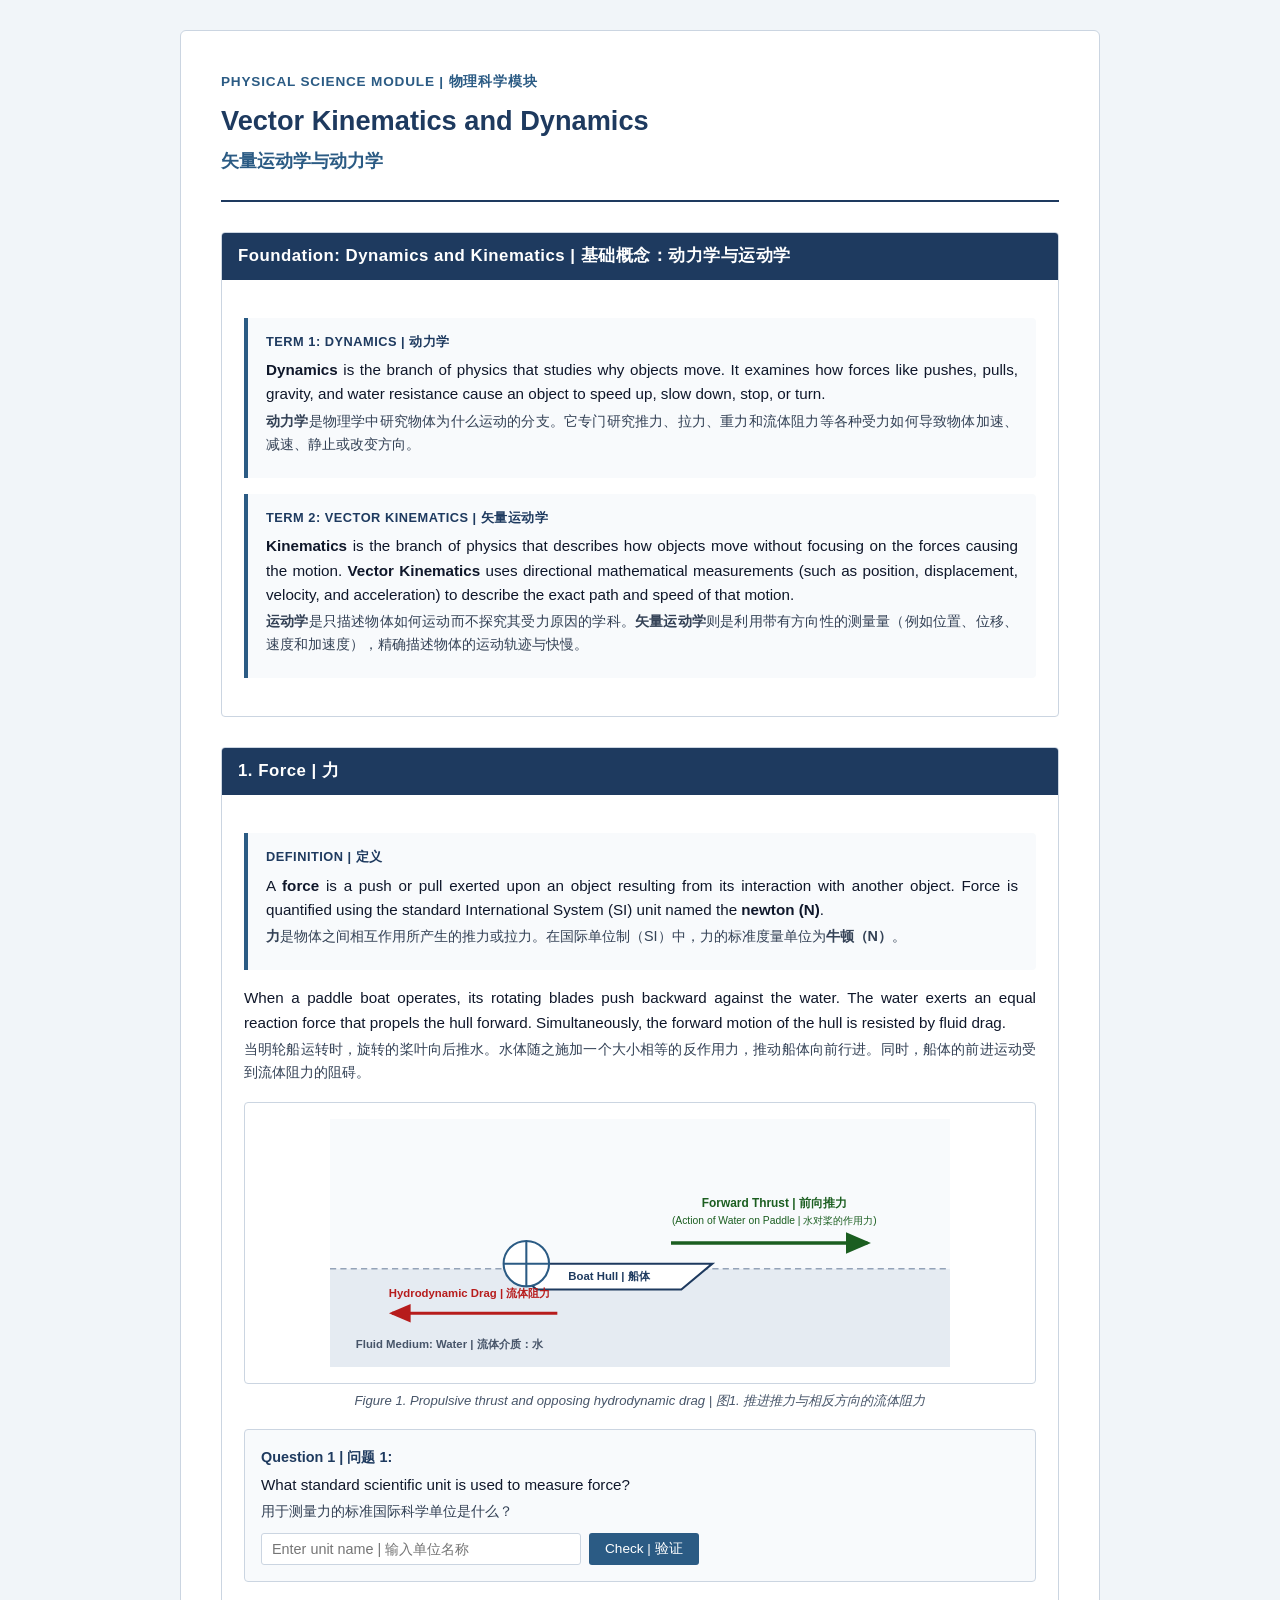
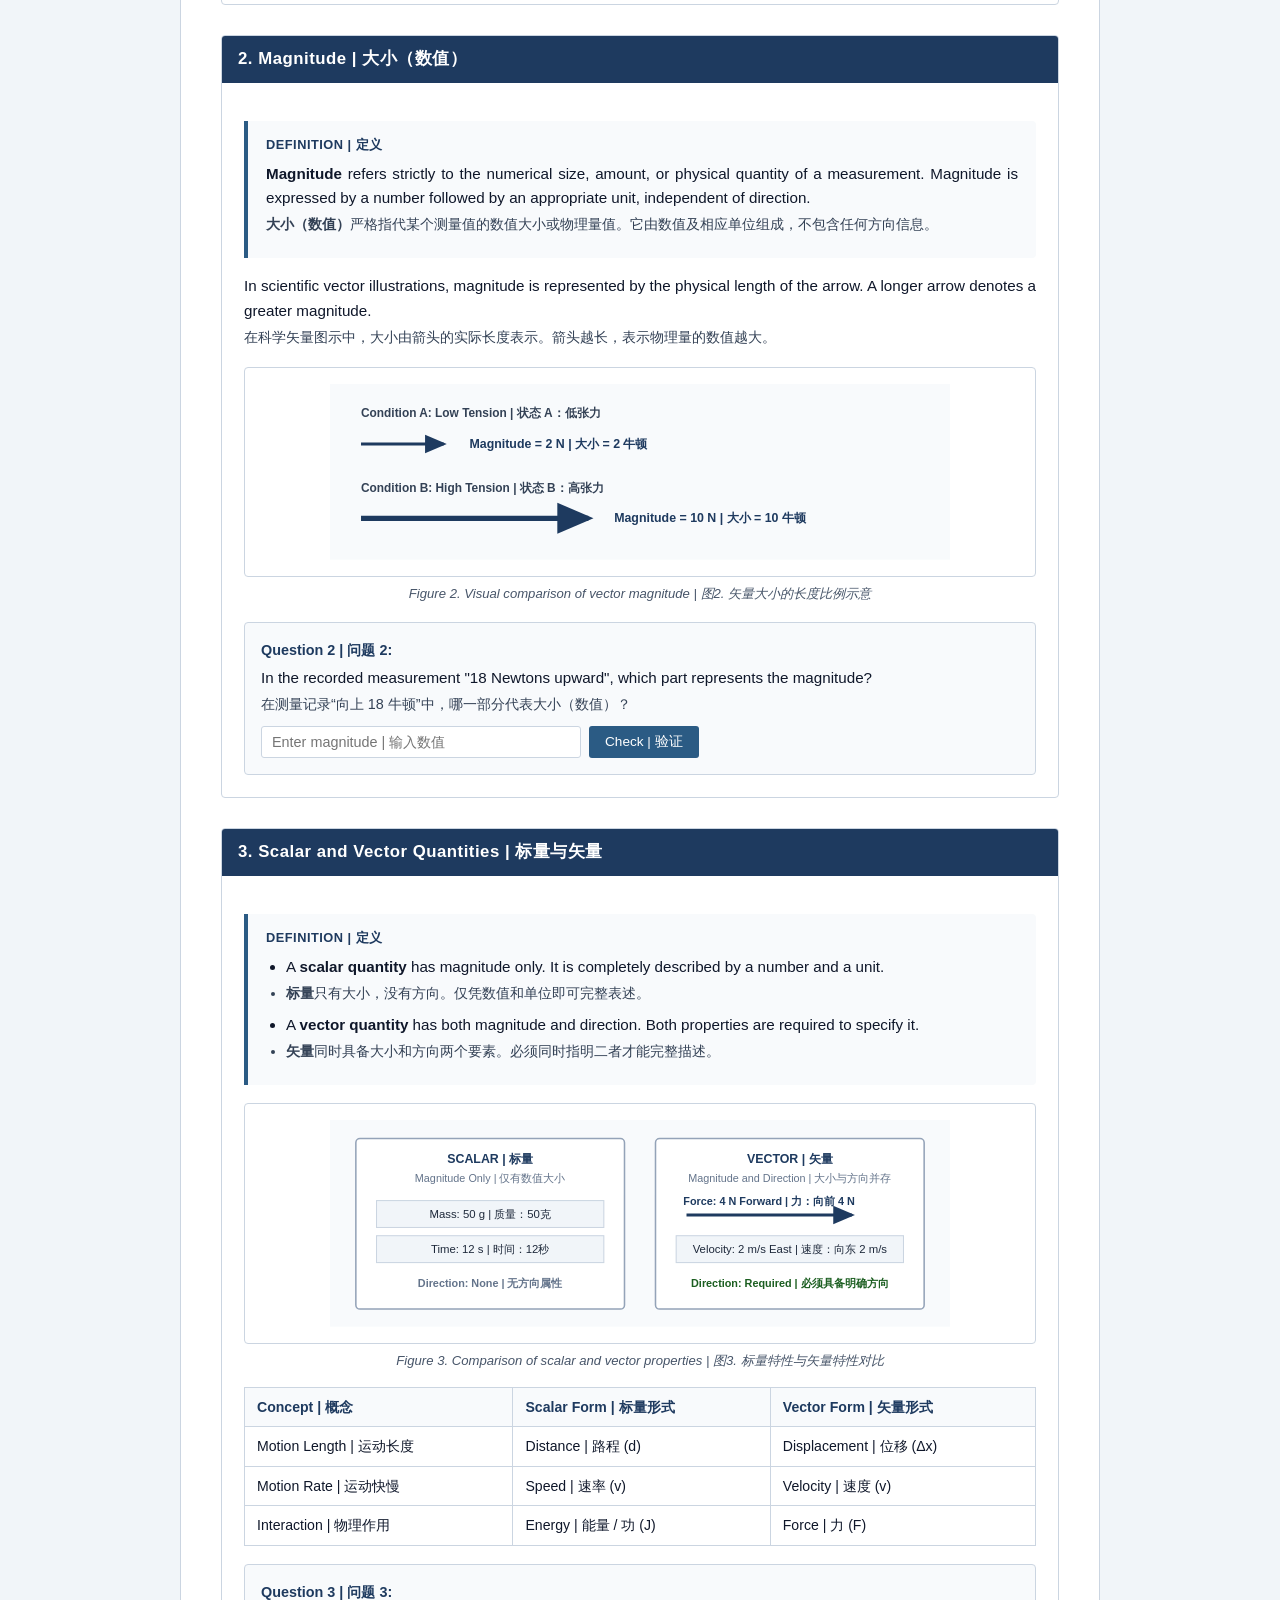
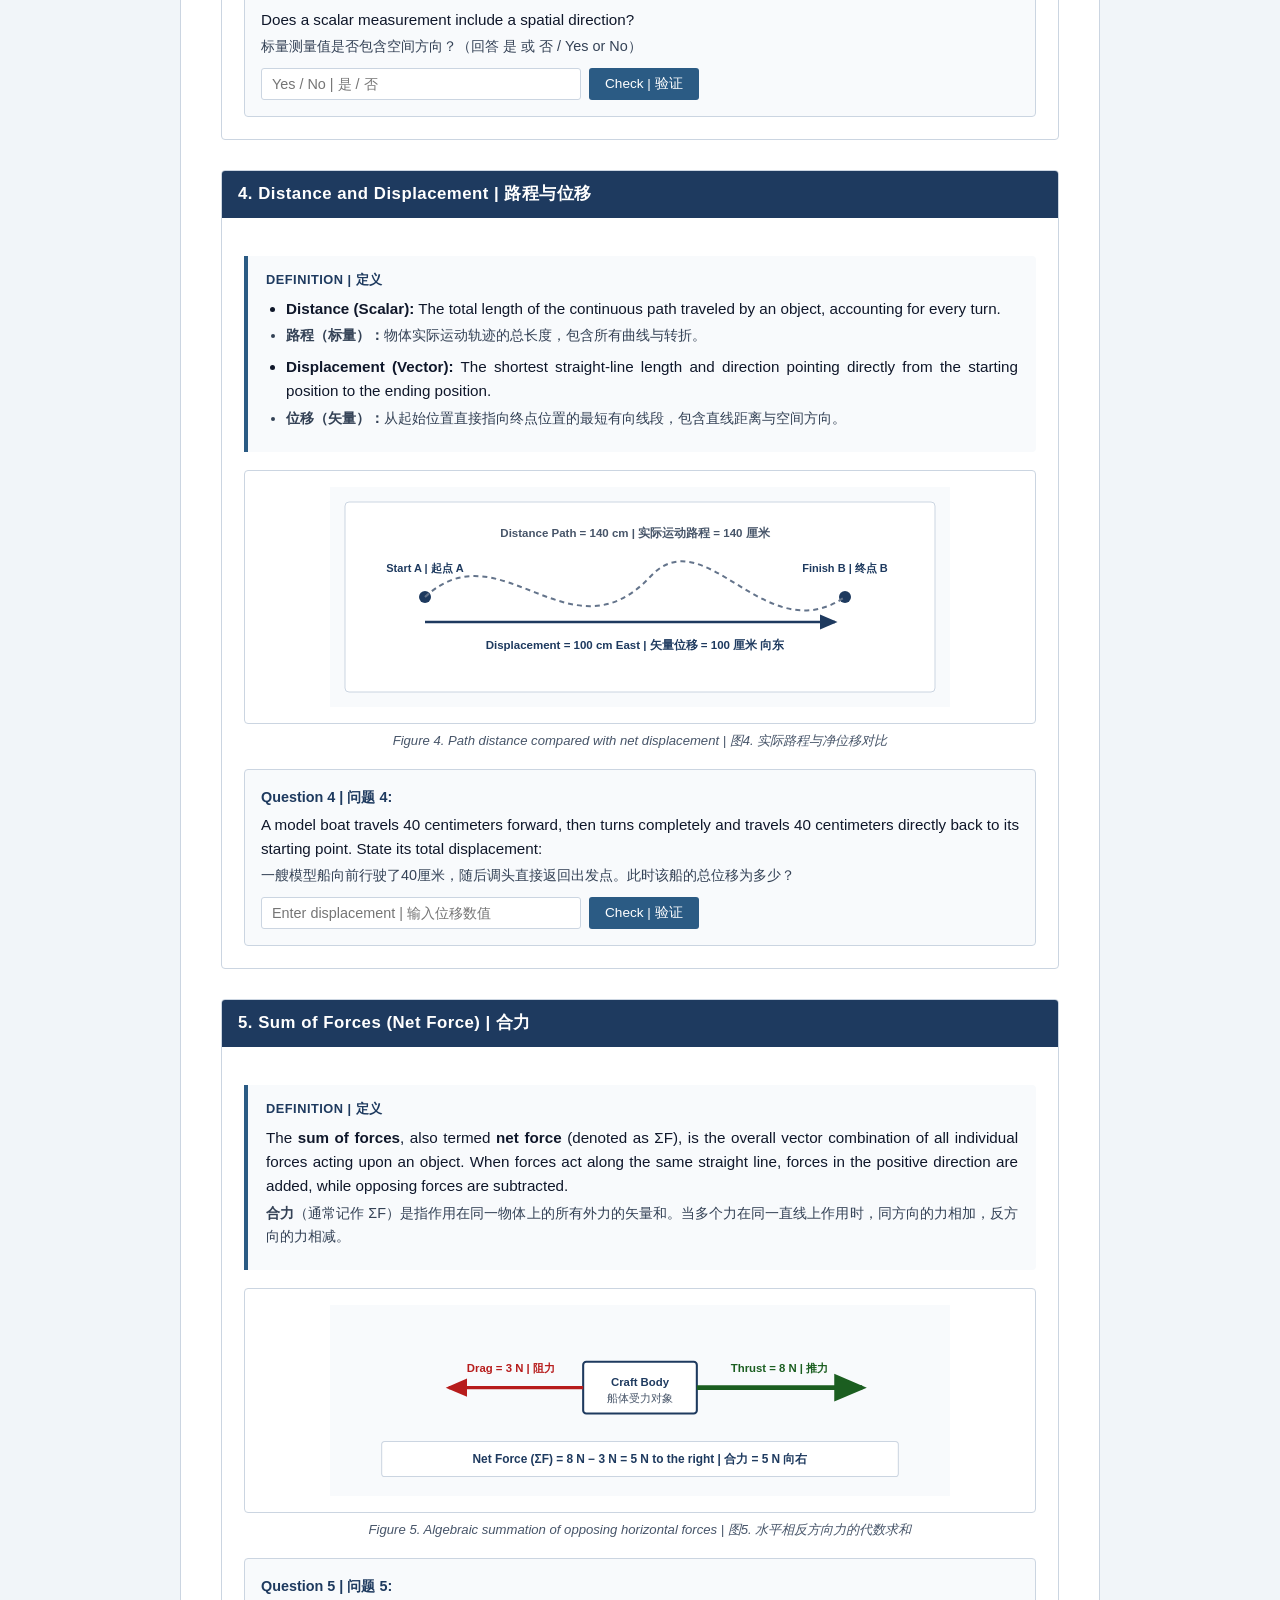
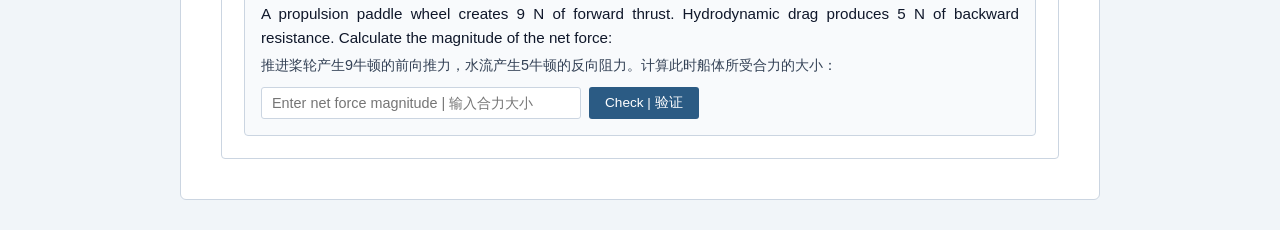
<file: 0_Quiz/media/vector kinematics and dynamics.html>
<!DOCTYPE html>
<html lang="en">
<head>
  <meta charset="UTF-8">
  <meta name="viewport" content="width=device-width, initial-scale=1.0">
  <title>Physical Science: Dynamics and Vector Kinematics | 物理科学：动力学与矢量运动学</title>
  <style>
    :root {
      --primary: #1e3a5f;
      --secondary: #2b5b84;
      --accent: #3d7ea6;
      --border: #cbd5e1;
      --bg-neutral: #f8fafc;
      --text-main: #0f172a;
      --text-muted: #475569;
      --zh-color: #334155;
    }

    * {
      box-sizing: border-box;
      margin: 0;
      padding: 0;
      font-family: -apple-system, BlinkMacSystemFont, "Segoe UI", Roboto, "PingFang SC", "Hiragino Sans GB", "Microsoft YaHei", Arial, sans-serif;
    }

    body {
      background-color: #f1f5f9;
      color: var(--text-main);
      line-height: 1.6;
      padding: 30px 15px;
    }

    .document-wrapper {
      max-width: 920px;
      margin: 0 auto;
      background: #ffffff;
      padding: 40px;
      border: 1px solid var(--border);
      border-radius: 6px;
    }

    header {
      border-bottom: 2px solid var(--primary);
      padding-bottom: 16px;
      margin-bottom: 25px;
    }

    .chapter-label {
      font-size: 0.85rem;
      font-weight: 700;
      letter-spacing: 0.8px;
      text-transform: uppercase;
      color: var(--secondary);
    }

    h1 {
      font-size: 1.7rem;
      font-weight: 700;
      color: var(--primary);
      margin: 6px 0 4px 0;
    }

    .subtitle-zh {
      font-size: 1.15rem;
      color: var(--secondary);
      font-weight: 600;
      margin-bottom: 8px;
    }

    .section-block {
      margin-top: 30px;
      border: 1px solid var(--border);
      border-radius: 4px;
      overflow: hidden;
    }

    h2 {
      font-size: 1.05rem;
      color: #ffffff;
      background-color: var(--primary);
      padding: 10px 16px;
      letter-spacing: 0.5px;
    }

    .section-content {
      padding: 22px;
    }

    .bilingual-pair {
      margin-bottom: 14px;
    }

    .en-text {
      font-size: 0.95rem;
      color: var(--text-main);
      margin-bottom: 3px;
      text-align: justify;
    }

    .zh-text {
      font-size: 0.9rem;
      color: var(--zh-color);
      margin-bottom: 8px;
      text-align: justify;
    }

    .definition-box {
      background-color: var(--bg-neutral);
      border-left: 4px solid var(--secondary);
      padding: 14px 18px;
      margin: 16px 0;
      border-radius: 0 4px 4px 0;
    }

    .definition-title {
      font-weight: 700;
      color: var(--primary);
      text-transform: uppercase;
      font-size: 0.8rem;
      margin-bottom: 6px;
      letter-spacing: 0.5px;
    }

    .diagram-container {
      width: 100%;
      background: #ffffff;
      border: 1px solid var(--border);
      border-radius: 4px;
      padding: 16px 12px;
      margin: 18px 0 6px 0;
      display: flex;
      justify-content: center;
      align-items: center;
      overflow-x: auto;
    }

    .diagram-container svg {
      width: 100%;
      max-width: 620px;
      height: auto;
      display: block;
    }

    .figure-caption {
      font-size: 0.82rem;
      color: var(--text-muted);
      text-align: center;
      margin-bottom: 16px;
      font-style: italic;
    }

    .question-block {
      background-color: var(--bg-neutral);
      border: 1px solid var(--border);
      border-radius: 4px;
      padding: 16px;
      margin-top: 18px;
    }

    .question-label {
      font-weight: 600;
      font-size: 0.9rem;
      color: var(--primary);
      display: block;
      margin-bottom: 4px;
    }

    .input-row {
      display: flex;
      gap: 8px;
      margin-top: 10px;
      flex-wrap: wrap;
    }

    .response-input {
      flex: 1;
      min-width: 220px;
      max-width: 320px;
      padding: 7px 10px;
      border: 1px solid var(--border);
      border-radius: 3px;
      font-size: 0.9rem;
      background: #ffffff;
    }

    .eval-button {
      background-color: var(--secondary);
      color: #ffffff;
      border: none;
      padding: 7px 16px;
      font-size: 0.85rem;
      border-radius: 3px;
      cursor: pointer;
    }

    .eval-button:hover {
      background-color: var(--primary);
    }

    .feedback-pane {
      display: none;
      margin-top: 12px;
      padding: 10px 14px;
      border-radius: 3px;
      font-size: 0.85rem;
      line-height: 1.5;
    }

    .feedback-pane.correct {
      background-color: #edf7ed;
      color: #1e4620;
      border: 1px solid #c8e6c9;
    }

    .feedback-pane.incorrect {
      background-color: #fde8e8;
      color: #9b1c1c;
      border: 1px solid #f8b4b4;
    }

    table.data-table {
      width: 100%;
      border-collapse: collapse;
      margin: 15px 0;
      font-size: 0.88rem;
    }

    table.data-table th, table.data-table td {
      border: 1px solid var(--border);
      padding: 8px 12px;
      text-align: left;
    }

    table.data-table th {
      background-color: var(--bg-neutral);
      color: var(--primary);
      font-weight: 600;
    }

    @media print {
      body {
        background-color: #ffffff;
        padding: 0;
      }
      .document-wrapper {
        border: none;
        padding: 0;
        max-width: 100%;
      }
      .eval-button, .feedback-pane {
        display: none;
      }
    }
  </style>
</head>
<body>

<div class="document-wrapper">

  <header>
    <div class="chapter-label">Physical Science Module | 物理科学模块</div>
    <h1>Vector Kinematics and Dynamics</h1>
    <div class="subtitle-zh">矢量运动学与动力学</div>
  </header>

  <!-- SECTION 0: FOUNDATIONAL TERMINOLOGY -->
  <div class="section-block">
    <h2>Foundation: Dynamics and Kinematics | 基础概念：动力学与运动学</h2>
    <div class="section-content">
      
      <div class="definition-box">
        <div class="definition-title">Term 1: Dynamics | 动力学</div>
        <p class="en-text"><strong>Dynamics</strong> is the branch of physics that studies why objects move. It examines how forces like pushes, pulls, gravity, and water resistance cause an object to speed up, slow down, stop, or turn.</p>
        <p class="zh-text"><strong>动力学</strong>是物理学中研究物体为什么运动的分支。它专门研究推力、拉力、重力和流体阻力等各种受力如何导致物体加速、减速、静止或改变方向。</p>
      </div>

      <div class="definition-box">
        <div class="definition-title">Term 2: Vector Kinematics | 矢量运动学</div>
        <p class="en-text"><strong>Kinematics</strong> is the branch of physics that describes how objects move without focusing on the forces causing the motion. <strong>Vector Kinematics</strong> uses directional mathematical measurements (such as position, displacement, velocity, and acceleration) to describe the exact path and speed of that motion.</p>
        <p class="zh-text"><strong>运动学</strong>是只描述物体如何运动而不探究其受力原因的学科。<strong>矢量运动学</strong>则是利用带有方向性的测量量（例如位置、位移、速度和加速度），精确描述物体的运动轨迹与快慢。</p>
      </div>

    </div>
  </div>

  <!-- SECTION 1: FORCE -->
  <div class="section-block">
    <h2>1. Force | 力</h2>
    <div class="section-content">
      <div class="definition-box">
        <div class="definition-title">Definition | 定义</div>
        <p class="en-text">A <strong>force</strong> is a push or pull exerted upon an object resulting from its interaction with another object. Force is quantified using the standard International System (SI) unit named the <strong>newton (N)</strong>.</p>
        <p class="zh-text"><strong>力</strong>是物体之间相互作用所产生的推力或拉力。在国际单位制（SI）中，力的标准度量单位为<strong>牛顿（N）</strong>。</p>
      </div>

      <div class="bilingual-pair">
        <p class="en-text">When a paddle boat operates, its rotating blades push backward against the water. The water exerts an equal reaction force that propels the hull forward. Simultaneously, the forward motion of the hull is resisted by fluid drag.</p>
        <p class="zh-text">当明轮船运转时，旋转的桨叶向后推水。水体随之施加一个大小相等的反作用力，推动船体向前行进。同时，船体的前进运动受到流体阻力的阻碍。</p>
      </div>

      <!-- FIGURE 1: FIXED SPACING AND CLEARANCES -->
      <div class="diagram-container">
        <svg viewBox="0 0 600 240" xmlns="http://www.w3.org/2000/svg">
          <defs>
            <marker id="arrow-green" markerWidth="8" markerHeight="8" refX="6" refY="4" orient="auto">
              <path d="M0,1 L7,4 L0,7 Z" fill="#1b5e20" />
            </marker>
            <marker id="arrow-red" markerWidth="8" markerHeight="8" refX="6" refY="4" orient="auto">
              <path d="M0,1 L7,4 L0,7 Z" fill="#b71c1c" />
            </marker>
          </defs>
          <rect width="600" height="240" fill="#f8fafc"/>
          
          <!-- Water Layer -->
          <rect x="0" y="145" width="600" height="95" fill="#e2e8f0" opacity="0.8"/>
          <line x1="0" y1="145" x2="600" y2="145" stroke="#94a3b8" stroke-width="1.5" stroke-dasharray="6,4"/>
          
          <!-- Fluid Medium Label (Moved safely to bottom corner) -->
          <text x="25" y="222" font-size="11" fill="#475569" font-weight="600">Fluid Medium: Water | 流体介质：水</text>

          <!-- Boat Profile -->
          <path d="M170,140 L200,165 L340,165 L370,140 Z" fill="#ffffff" stroke="#1e3a5f" stroke-width="2"/>
          <text x="270" y="156" font-size="11" fill="#1e3a5f" font-weight="bold" text-anchor="middle">Boat Hull | 船体</text>

          <!-- Paddle Mechanism -->
          <circle cx="190" cy="140" r="22" fill="#ffffff" stroke="#2b5b84" stroke-width="2"/>
          <line x1="190" y1="118" x2="190" y2="162" stroke="#2b5b84" stroke-width="2"/>
          <line x1="168" y1="140" x2="212" y2="140" stroke="#2b5b84" stroke-width="2"/>

          <!-- Forward Thrust Vector & Labels (Positioned safely with ample clearance) -->
          <text x="430" y="85" font-size="11.5" font-weight="bold" fill="#1b5e20" text-anchor="middle">Forward Thrust | 前向推力</text>
          <text x="430" y="102" font-size="10" fill="#1b5e20" text-anchor="middle">(Action of Water on Paddle | 水对桨的作用力)</text>
          <line x1="330" y1="120" x2="520" y2="120" stroke="#1b5e20" stroke-width="3.5" marker-end="url(#arrow-green)"/>

          <!-- Hydrodynamic Drag Vector & Labels (Separated vertically from water label) -->
          <text x="135" y="172" font-size="11" font-weight="bold" fill="#b71c1c" text-anchor="middle">Hydrodynamic Drag | 流体阻力</text>
          <line x1="220" y1="188" x2="60" y2="188" stroke="#b71c1c" stroke-width="3" marker-end="url(#arrow-red)"/>
        </svg>
      </div>
      <div class="figure-caption">Figure 1. Propulsive thrust and opposing hydrodynamic drag | 图1. 推进推力与相反方向的流体阻力</div>

      <div class="question-block">
        <span class="question-label">Question 1 | 问题 1:</span>
        <p class="en-text">What standard scientific unit is used to measure force?</p>
        <p class="zh-text">用于测量力的标准国际科学单位是什么？</p>
        <div class="input-row">
          <input type="text" id="q1" class="response-input" placeholder="Enter unit name | 输入单位名称">
          <button class="eval-button" onclick="evaluateAnswer('q1', ['newton', 'newtons', 'n', '牛顿'])">Check | 验证</button>
        </div>
        <div id="fb-q1" class="feedback-pane"></div>
      </div>
    </div>
  </div>

  <!-- SECTION 2: MAGNITUDE -->
  <div class="section-block">
    <h2>2. Magnitude | 大小（数值）</h2>
    <div class="section-content">
      <div class="definition-box">
        <div class="definition-title">Definition | 定义</div>
        <p class="en-text"><strong>Magnitude</strong> refers strictly to the numerical size, amount, or physical quantity of a measurement. Magnitude is expressed by a number followed by an appropriate unit, independent of direction.</p>
        <p class="zh-text"><strong>大小（数值）</strong>严格指代某个测量值的数值大小或物理量值。它由数值及相应单位组成，不包含任何方向信息。</p>
      </div>

      <div class="bilingual-pair">
        <p class="en-text">In scientific vector illustrations, magnitude is represented by the physical length of the arrow. A longer arrow denotes a greater magnitude.</p>
        <p class="zh-text">在科学矢量图示中，大小由箭头的实际长度表示。箭头越长，表示物理量的数值越大。</p>
      </div>

      <div class="diagram-container">
        <svg viewBox="0 0 600 170" xmlns="http://www.w3.org/2000/svg">
          <defs>
            <marker id="arrow-blue" markerWidth="8" markerHeight="8" refX="6" refY="4" orient="auto">
              <path d="M0,1 L7,4 L0,7 Z" fill="#1e3a5f" />
            </marker>
          </defs>
          <rect width="600" height="170" fill="#f8fafc"/>
          
          <text x="30" y="32" font-size="11.5" font-weight="bold" fill="#334155">Condition A: Low Tension | 状态 A：低张力</text>
          <line x1="30" y1="58" x2="110" y2="58" stroke="#1e3a5f" stroke-width="3" marker-end="url(#arrow-blue)"/>
          <text x="135" y="62" font-size="12" font-weight="600" fill="#1e3a5f">Magnitude = 2 N | 大小 = 2 牛顿</text>

          <text x="30" y="105" font-size="11.5" font-weight="bold" fill="#334155">Condition B: High Tension | 状态 B：高张力</text>
          <line x1="30" y1="130" x2="250" y2="130" stroke="#1e3a5f" stroke-width="5" marker-end="url(#arrow-blue)"/>
          <text x="275" y="134" font-size="12" font-weight="600" fill="#1e3a5f">Magnitude = 10 N | 大小 = 10 牛顿</text>
        </svg>
      </div>
      <div class="figure-caption">Figure 2. Visual comparison of vector magnitude | 图2. 矢量大小的长度比例示意</div>

      <div class="question-block">
        <span class="question-label">Question 2 | 问题 2:</span>
        <p class="en-text">In the recorded measurement "18 Newtons upward", which part represents the magnitude?</p>
        <p class="zh-text">在测量记录“向上 18 牛顿”中，哪一部分代表大小（数值）？</p>
        <div class="input-row">
          <input type="text" id="q2" class="response-input" placeholder="Enter magnitude | 输入数值">
          <button class="eval-button" onclick="evaluateAnswer('q2', ['18', '18 n', '18 newtons', '18牛顿', '18 牛顿'])">Check | 验证</button>
        </div>
        <div id="fb-q2" class="feedback-pane"></div>
      </div>
    </div>
  </div>

  <!-- SECTION 3: SCALAR VS VECTOR -->
  <div class="section-block">
    <h2>3. Scalar and Vector Quantities | 标量与矢量</h2>
    <div class="section-content">
      <div class="definition-box">
        <div class="definition-title">Definition | 定义</div>
        <ul style="margin-left: 20px;">
          <li class="en-text">A <strong>scalar quantity</strong> has magnitude only. It is completely described by a number and a unit.</li>
          <li class="zh-text"><strong>标量</strong>只有大小，没有方向。仅凭数值和单位即可完整表述。</li>
          <li class="en-text">A <strong>vector quantity</strong> has both magnitude and direction. Both properties are required to specify it.</li>
          <li class="zh-text"><strong>矢量</strong>同时具备大小和方向两个要素。必须同时指明二者才能完整描述。</li>
        </ul>
      </div>

      <div class="diagram-container">
        <svg viewBox="0 0 600 200" xmlns="http://www.w3.org/2000/svg">
          <rect width="600" height="200" fill="#f8fafc"/>
          
          <!-- Scalar Container -->
          <rect x="25" y="18" width="260" height="165" rx="4" fill="#ffffff" stroke="#94a3b8" stroke-width="1.5"/>
          <text x="155" y="42" font-size="12" font-weight="bold" fill="#1e3a5f" text-anchor="middle">SCALAR | 标量</text>
          <text x="155" y="60" font-size="10.5" fill="#64748b" text-anchor="middle">Magnitude Only | 仅有数值大小</text>
          
          <rect x="45" y="78" width="220" height="26" fill="#f1f5f9" stroke="#cbd5e1"/>
          <text x="155" y="95" font-size="11" fill="#1e293b" text-anchor="middle">Mass: 50 g | 质量：50克</text>
          
          <rect x="45" y="112" width="220" height="26" fill="#f1f5f9" stroke="#cbd5e1"/>
          <text x="155" y="129" font-size="11" fill="#1e293b" text-anchor="middle">Time: 12 s | 时间：12秒</text>
          <text x="155" y="162" font-size="10.5" font-weight="600" fill="#64748b" text-anchor="middle">Direction: None | 无方向属性</text>

          <!-- Vector Container -->
          <rect x="315" y="18" width="260" height="165" rx="4" fill="#ffffff" stroke="#94a3b8" stroke-width="1.5"/>
          <text x="445" y="42" font-size="12" font-weight="bold" fill="#1e3a5f" text-anchor="middle">VECTOR | 矢量</text>
          <text x="445" y="60" font-size="10.5" fill="#64748b" text-anchor="middle">Magnitude and Direction | 大小与方向并存</text>

          <line x1="345" y1="92" x2="505" y2="92" stroke="#1e3a5f" stroke-width="3" marker-end="url(#arrow-blue)"/>
          <text x="425" y="82" font-size="10.5" font-weight="bold" fill="#1e3a5f" text-anchor="middle">Force: 4 N Forward | 力：向前 4 N</text>

          <rect x="335" y="112" width="220" height="26" fill="#f1f5f9" stroke="#cbd5e1"/>
          <text x="445" y="129" font-size="11" fill="#1e293b" text-anchor="middle">Velocity: 2 m/s East | 速度：向东 2 m/s</text>
          <text x="445" y="162" font-size="10.5" font-weight="600" fill="#1b5e20" text-anchor="middle">Direction: Required | 必须具备明确方向</text>
        </svg>
      </div>
      <div class="figure-caption">Figure 3. Comparison of scalar and vector properties | 图3. 标量特性与矢量特性对比</div>

      <table class="data-table">
        <thead>
          <tr>
            <th>Concept | 概念</th>
            <th>Scalar Form | 标量形式</th>
            <th>Vector Form | 矢量形式</th>
          </tr>
        </thead>
        <tbody>
          <tr>
            <td>Motion Length | 运动长度</td>
            <td>Distance | 路程 (d)</td>
            <td>Displacement | 位移 (Δx)</td>
          </tr>
          <tr>
            <td>Motion Rate | 运动快慢</td>
            <td>Speed | 速率 (v)</td>
            <td>Velocity | 速度 (v)</td>
          </tr>
          <tr>
            <td>Interaction | 物理作用</td>
            <td>Energy | 能量 / 功 (J)</td>
            <td>Force | 力 (F)</td>
          </tr>
        </tbody>
      </table>

      <div class="question-block">
        <span class="question-label">Question 3 | 问题 3:</span>
        <p class="en-text">Does a scalar measurement include a spatial direction?</p>
        <p class="zh-text">标量测量值是否包含空间方向？（回答 是 或 否 / Yes or No）</p>
        <div class="input-row">
          <input type="text" id="q3" class="response-input" placeholder="Yes / No | 是 / 否">
          <button class="eval-button" onclick="evaluateAnswer('q3', ['no', '否', '不包含', '不是'])">Check | 验证</button>
        </div>
        <div id="fb-q3" class="feedback-pane"></div>
      </div>
    </div>
  </div>

  <!-- SECTION 4: DISTANCE VS DISPLACEMENT -->
  <div class="section-block">
    <h2>4. Distance and Displacement | 路程与位移</h2>
    <div class="section-content">
      <div class="definition-box">
        <div class="definition-title">Definition | 定义</div>
        <ul style="margin-left: 20px;">
          <li class="en-text"><strong>Distance (Scalar):</strong> The total length of the continuous path traveled by an object, accounting for every turn.</li>
          <li class="zh-text"><strong>路程（标量）：</strong>物体实际运动轨迹的总长度，包含所有曲线与转折。</li>
          <li class="en-text"><strong>Displacement (Vector):</strong> The shortest straight-line length and direction pointing directly from the starting position to the ending position.</li>
          <li class="zh-text"><strong>位移（矢量）：</strong>从起始位置直接指向终点位置的最短有向线段，包含直线距离与空间方向。</li>
        </ul>
      </div>

      <!-- FIGURE 4: FIXED MARGINS AND NO TEXT TRUNCATION -->
      <div class="diagram-container">
        <svg viewBox="0 0 620 220" xmlns="http://www.w3.org/2000/svg">
          <rect width="620" height="220" fill="#f8fafc"/>
          <rect x="15" y="15" width="590" height="190" rx="4" fill="#ffffff" stroke="#cbd5e1"/>
          
          <!-- Start Position (Moved safely inward to avoid boundary clip) -->
          <circle cx="95" cy="110" r="6" fill="#1e3a5f"/>
          <text x="95" y="85" font-size="11" font-weight="bold" fill="#1e3a5f" text-anchor="middle">Start A | 起点 A</text>

          <!-- Finish Position (Moved safely inward to avoid boundary clip) -->
          <circle cx="515" cy="110" r="6" fill="#1e3a5f"/>
          <text x="515" y="85" font-size="11" font-weight="bold" fill="#1e3a5f" text-anchor="middle">Finish B | 终点 B</text>

          <!-- Traveled Curved Path -->
          <path d="M95,110 C 170,40 240,175 320,90 C 375,30 435,165 515,110" fill="none" stroke="#64748b" stroke-width="2" stroke-dasharray="5,4"/>
          <text x="305" y="50" font-size="11.5" fill="#475569" font-weight="bold" text-anchor="middle">Distance Path = 140 cm | 实际运动路程 = 140 厘米</text>

          <!-- Linear Displacement Vector -->
          <line x1="95" y1="135" x2="505" y2="135" stroke="#1e3a5f" stroke-width="2.5" marker-end="url(#arrow-blue)"/>
          <text x="305" y="162" font-size="11.5" font-weight="bold" fill="#1e3a5f" text-anchor="middle">Displacement = 100 cm East | 矢量位移 = 100 厘米 向东</text>
        </svg>
      </div>
      <div class="figure-caption">Figure 4. Path distance compared with net displacement | 图4. 实际路程与净位移对比</div>

      <div class="question-block">
        <span class="question-label">Question 4 | 问题 4:</span>
        <p class="en-text">A model boat travels 40 centimeters forward, then turns completely and travels 40 centimeters directly back to its starting point. State its total displacement:</p>
        <p class="zh-text">一艘模型船向前行驶了40厘米，随后调头直接返回出发点。此时该船的总位移为多少？</p>
        <div class="input-row">
          <input type="text" id="q4" class="response-input" placeholder="Enter displacement | 输入位移数值">
          <button class="eval-button" onclick="evaluateAnswer('q4', ['0', '0 cm', '0 centimeters', 'zero', '0厘米', '0 厘米', '零'])">Check | 验证</button>
        </div>
        <div id="fb-q4" class="feedback-pane"></div>
      </div>
    </div>
  </div>

  <!-- SECTION 5: SUM OF FORCES (NET FORCE) -->
  <div class="section-block">
    <h2>5. Sum of Forces (Net Force) | 合力</h2>
    <div class="section-content">
      <div class="definition-box">
        <div class="definition-title">Definition | 定义</div>
        <p class="en-text">The <strong>sum of forces</strong>, also termed <strong>net force</strong> (denoted as ΣF), is the overall vector combination of all individual forces acting upon an object. When forces act along the same straight line, forces in the positive direction are added, while opposing forces are subtracted.</p>
        <p class="zh-text"><strong>合力</strong>（通常记作 ΣF）是指作用在同一物体上的所有外力的矢量和。当多个力在同一直线上作用时，同方向的力相加，反方向的力相减。</p>
      </div>

      <div class="diagram-container">
        <svg viewBox="0 0 600 185" xmlns="http://www.w3.org/2000/svg">
          <rect width="600" height="185" fill="#f8fafc"/>
          
          <rect x="245" y="55" width="110" height="50" rx="3" fill="#ffffff" stroke="#1e3a5f" stroke-width="2"/>
          <text x="300" y="78" font-size="11" font-weight="bold" fill="#1e3a5f" text-anchor="middle">Craft Body</text>
          <text x="300" y="94" font-size="10.5" fill="#475569" text-anchor="middle">船体受力对象</text>

          <!-- Opposing Drag Force -->
          <line x1="245" y1="80" x2="115" y2="80" stroke="#b71c1c" stroke-width="3" marker-end="url(#arrow-red)"/>
          <text x="175" y="65" font-size="11" font-weight="bold" fill="#b71c1c" text-anchor="middle">Drag = 3 N | 阻力</text>

          <!-- Forward Thrust Force -->
          <line x1="355" y1="80" x2="515" y2="80" stroke="#1b5e20" stroke-width="4.5" marker-end="url(#arrow-green)"/>
          <text x="435" y="65" font-size="11" font-weight="bold" fill="#1b5e20" text-anchor="middle">Thrust = 8 N | 推力</text>

          <!-- Resultant Equation Box -->
          <rect x="50" y="132" width="500" height="34" rx="3" fill="#ffffff" stroke="#cbd5e1"/>
          <text x="300" y="153" font-size="11.5" font-weight="bold" fill="#1e3a5f" text-anchor="middle">
            Net Force (ΣF) = 8 N − 3 N = 5 N to the right | 合力 = 5 N 向右
          </text>
        </svg>
      </div>
      <div class="figure-caption">Figure 5. Algebraic summation of opposing horizontal forces | 图5. 水平相反方向力的代数求和</div>

      <div class="question-block">
        <span class="question-label">Question 5 | 问题 5:</span>
        <p class="en-text">A propulsion paddle wheel creates 9 N of forward thrust. Hydrodynamic drag produces 5 N of backward resistance. Calculate the magnitude of the net force:</p>
        <p class="zh-text">推进桨轮产生9牛顿的前向推力，水流产生5牛顿的反向阻力。计算此时船体所受合力的大小：</p>
        <div class="input-row">
          <input type="text" id="q5" class="response-input" placeholder="Enter net force magnitude | 输入合力大小">
          <button class="eval-button" onclick="evaluateAnswer('q5', ['4', '4 n', '4 newtons', '4牛顿', '4 牛顿'])">Check | 验证</button>
        </div>
        <div id="fb-q5" class="feedback-pane"></div>
      </div>
    </div>
  </div>

</div>

<script>
  function evaluateAnswer(fieldId, acceptedValues) {
    var rawInput = document.getElementById(fieldId).value.trim().toLowerCase();
    var feedbackElement = document.getElementById("fb-" + fieldId);
    
    var isCorrect = false;
    for (var i = 0; i < acceptedValues.length; i = i + 1) {
      if (rawInput === acceptedValues[i]) {
        isCorrect = true;
        break;
      }
    }

    if (isCorrect) {
      feedbackElement.className = "feedback-pane correct";
      feedbackElement.innerHTML = "<strong>Evaluation confirmed:</strong> The entered answer matches scientific standards.<br><strong>判定结果：</strong>回答正确，符合物理科学定义。";
      feedbackElement.style.display = "block";
    } else {
      feedbackElement.className = "feedback-pane incorrect";
      feedbackElement.innerHTML = "<strong>Evaluation notice:</strong> The entered answer is incorrect. Review the definitions and diagrams.<br><strong>判定结果：</strong>回答不正确。请仔细参考上方定义与图示。";
      feedbackElement.style.display = "block";
    }
  }
</script>

</body>
</html>
</file>
